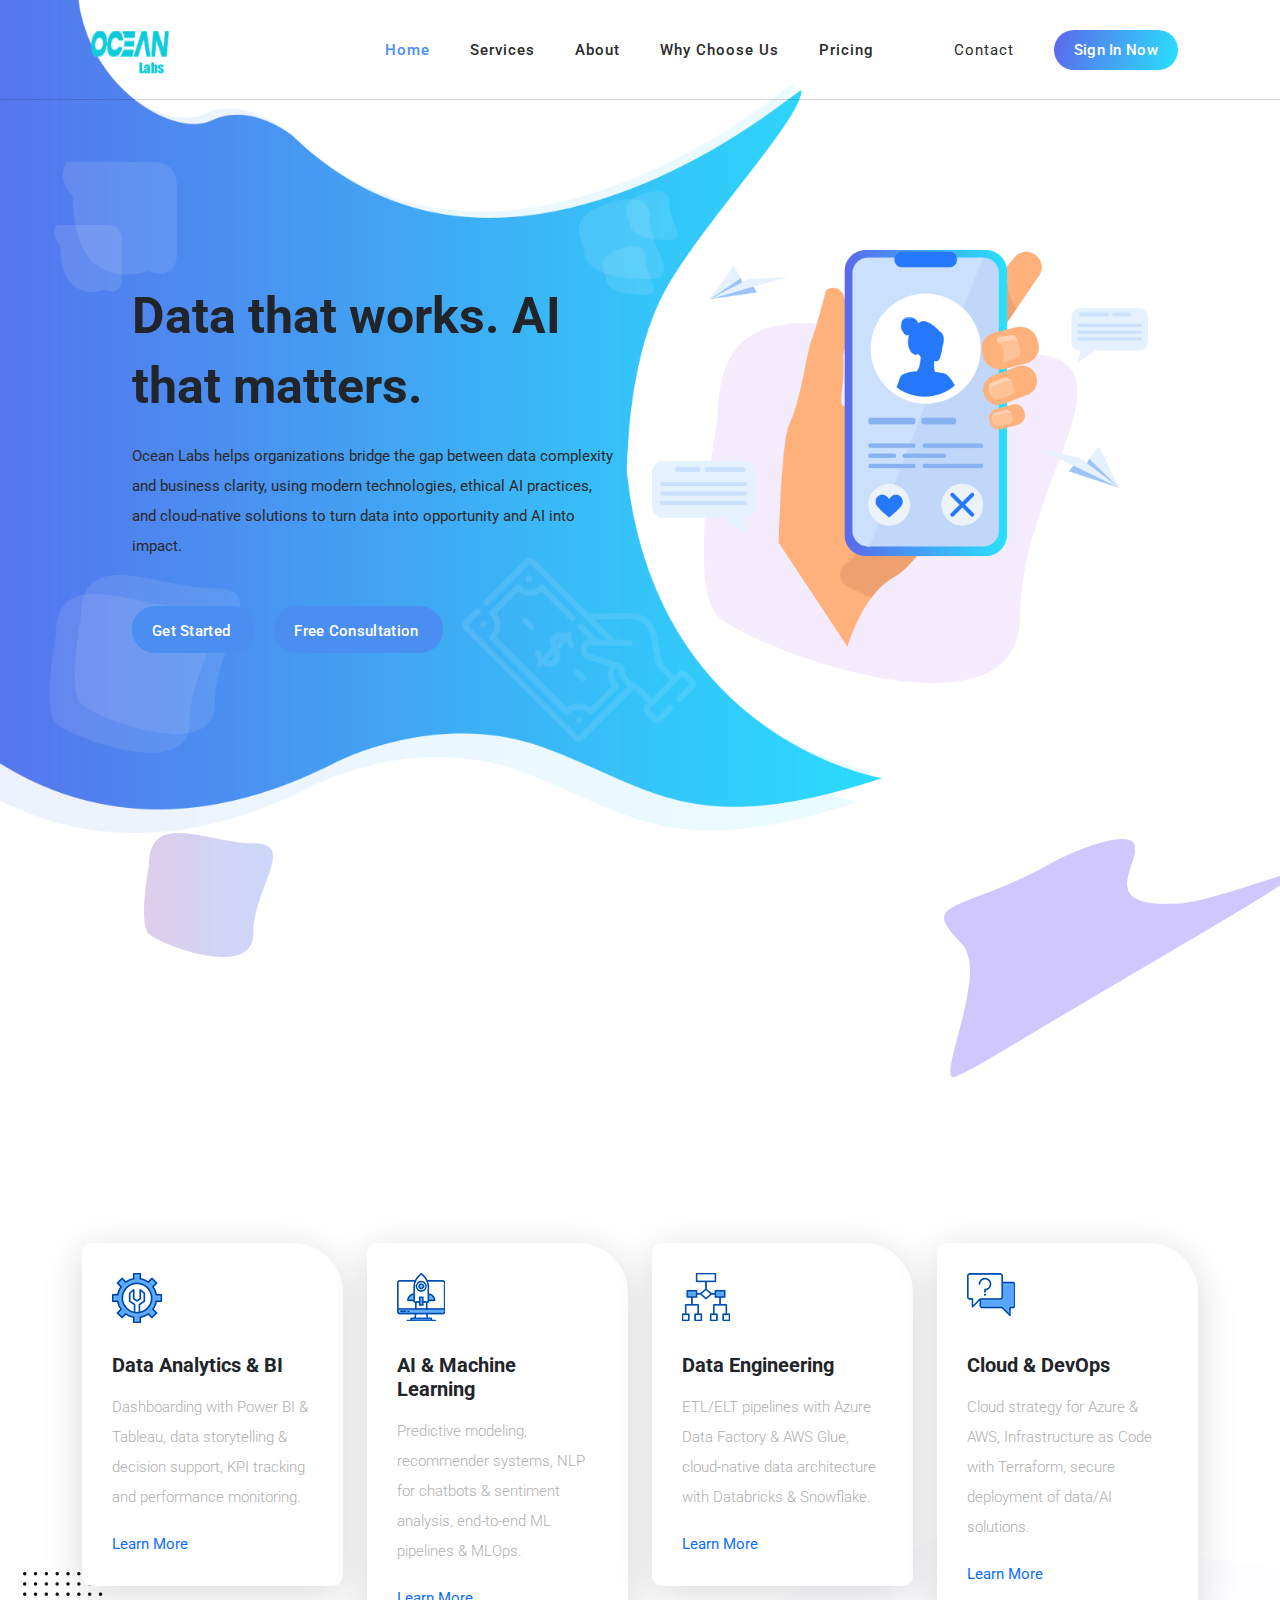
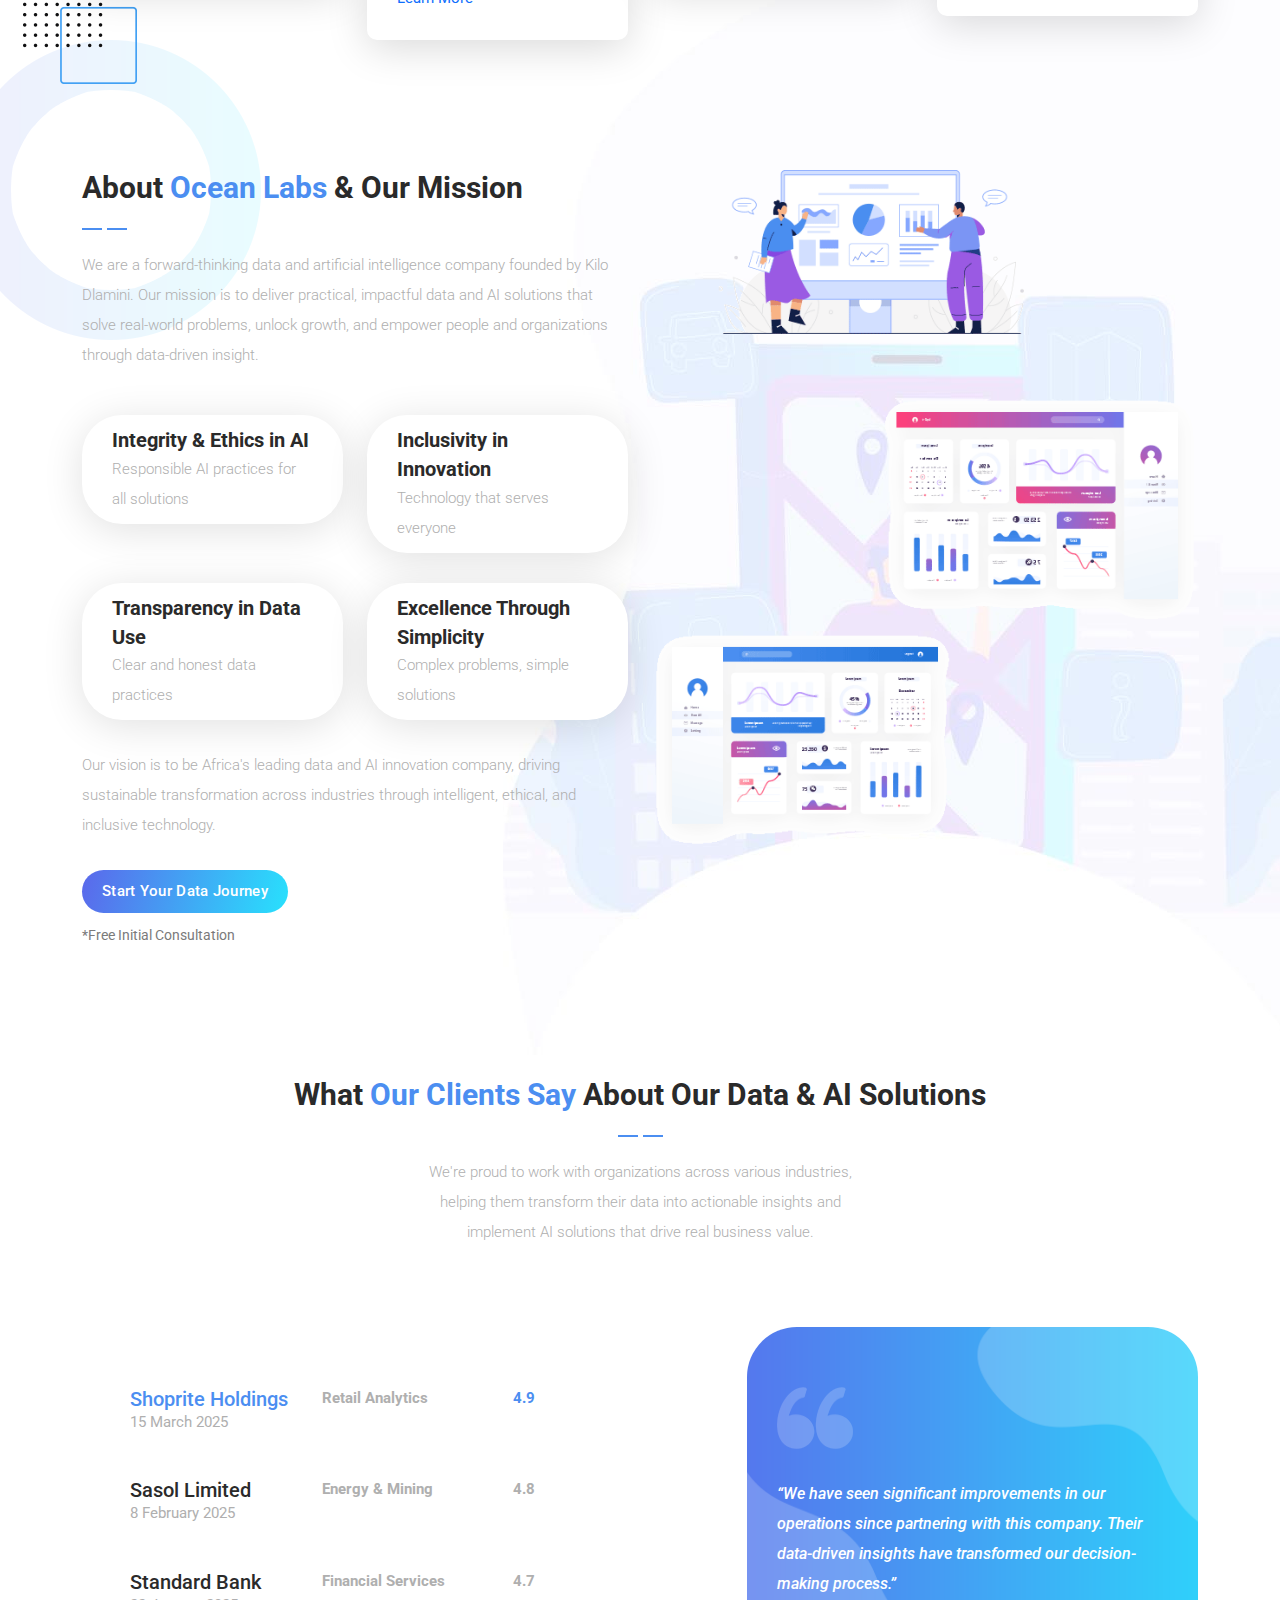
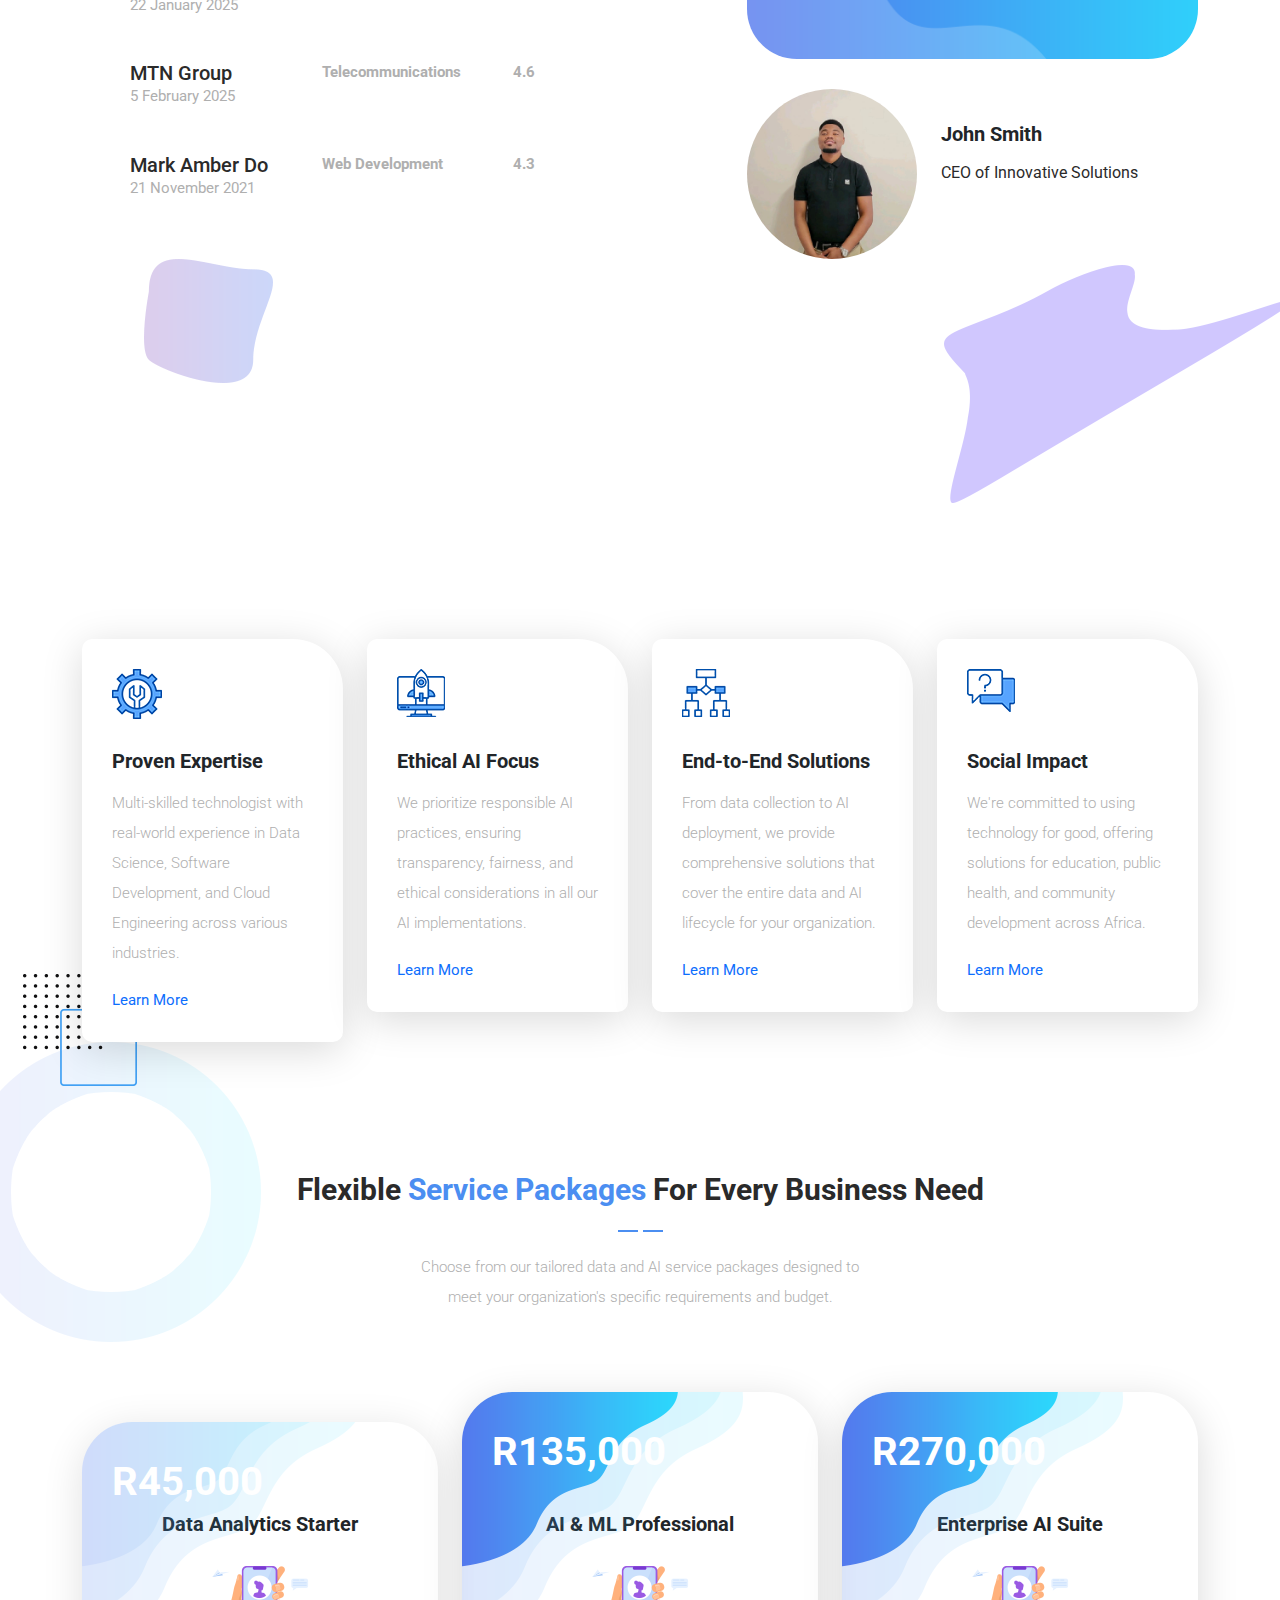
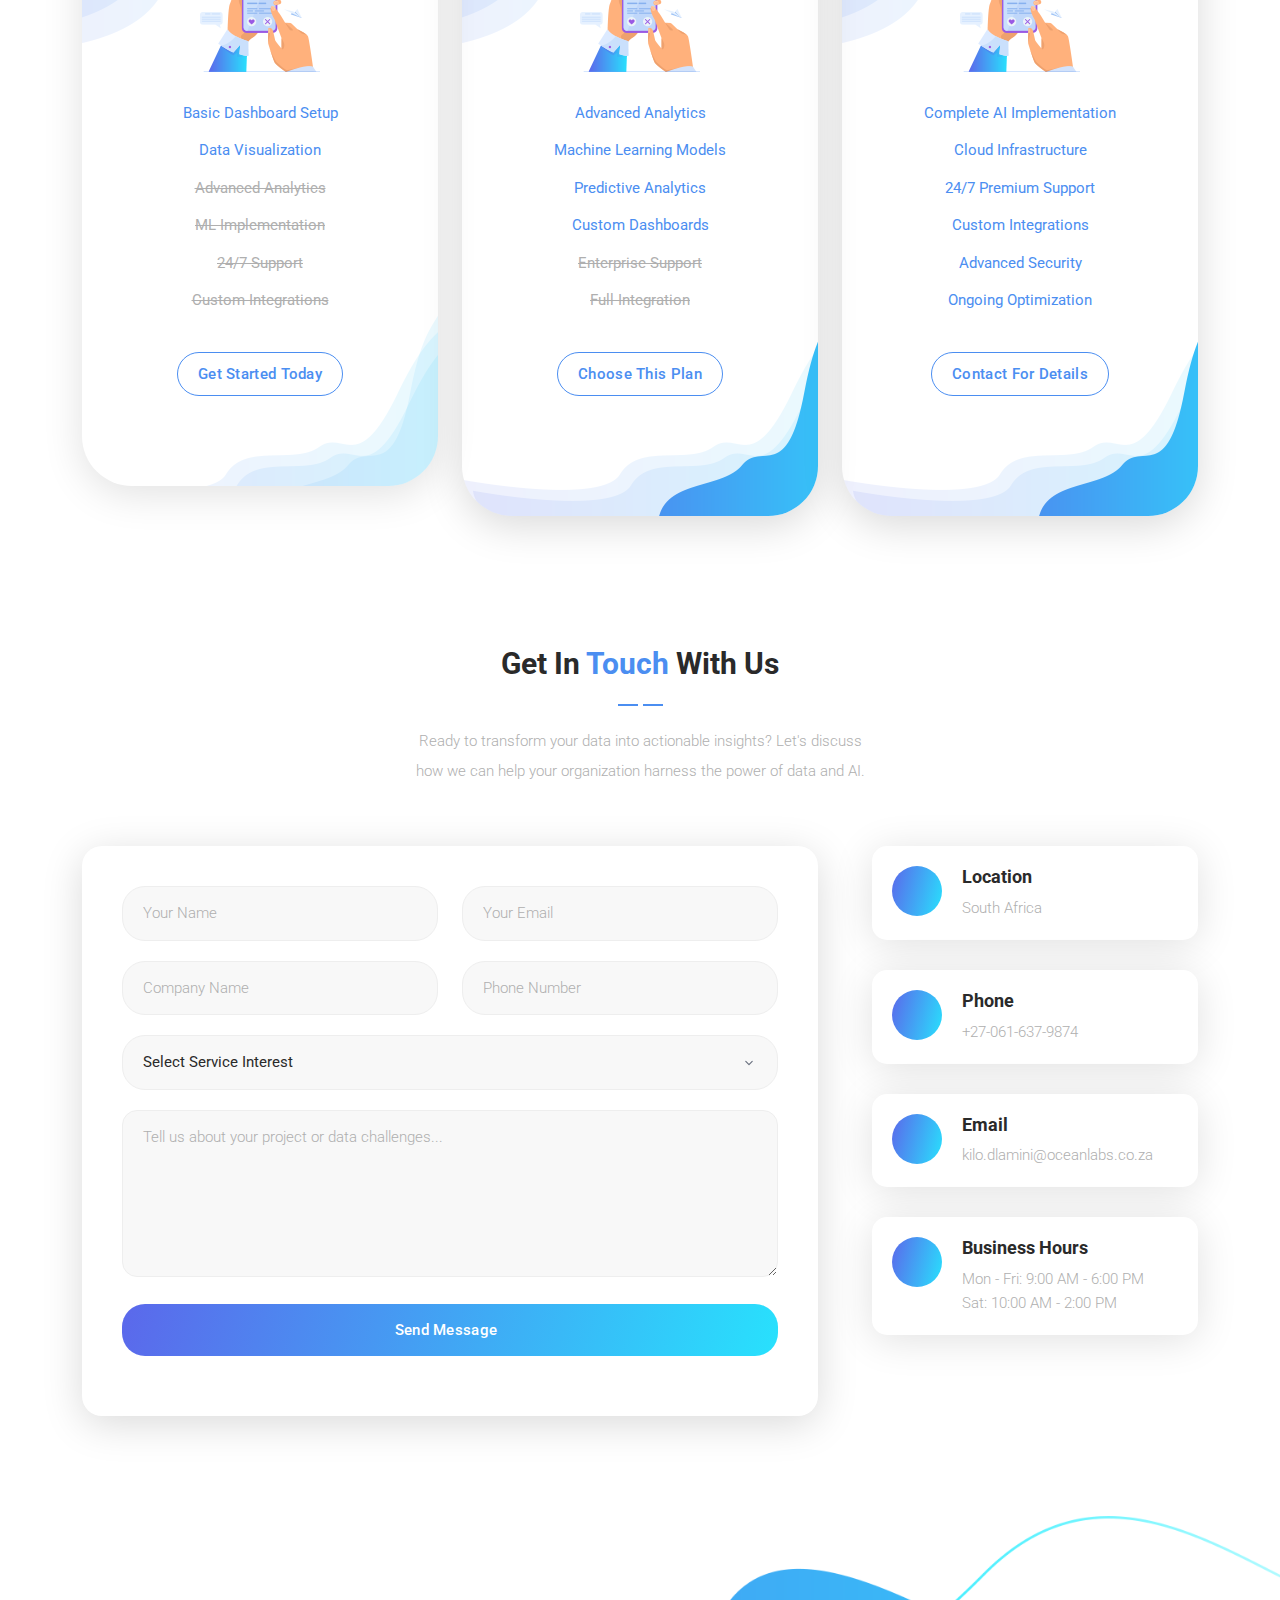
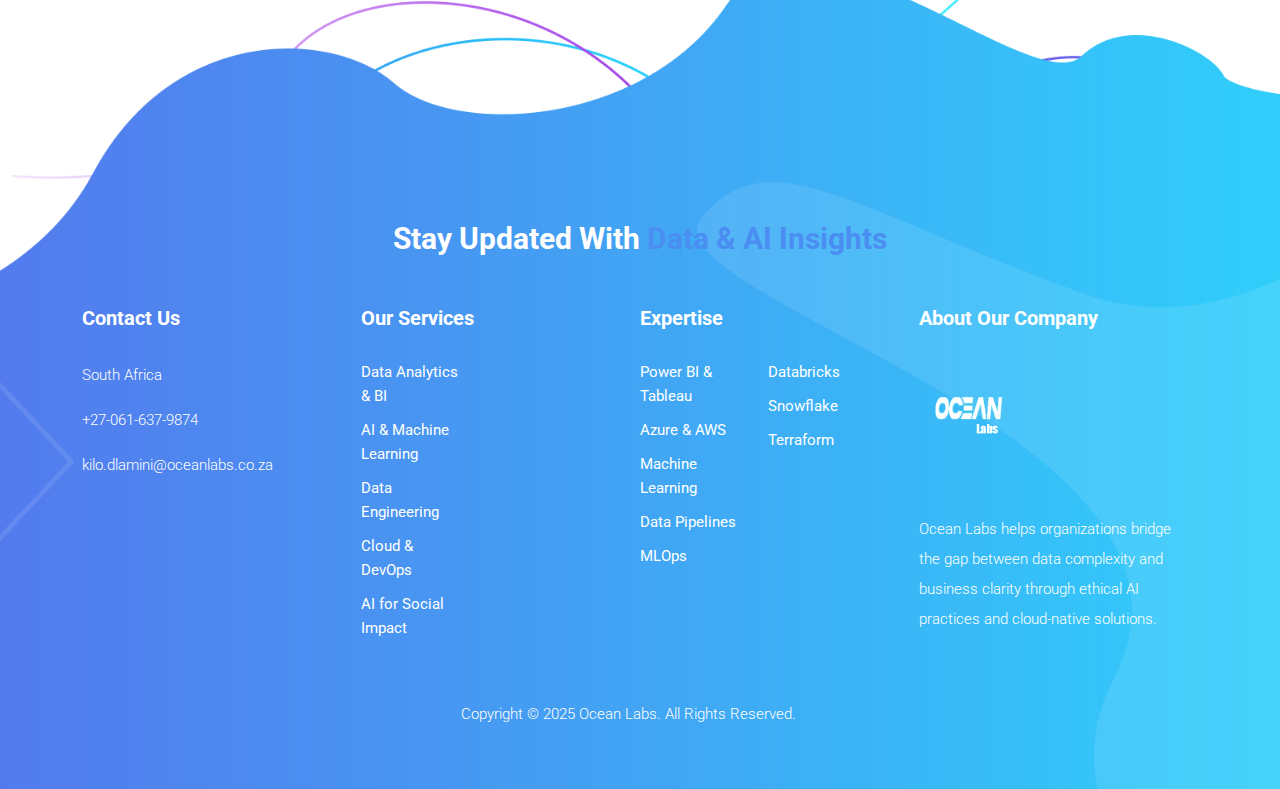
<file: index.html>
<!DOCTYPE html>
<html lang="en">

<head>

  <meta charset="UTF-8">
  <meta name="viewport" content="width=device-width, initial-scale=1, shrink-to-fit=no">
  <meta name="description" content="">
  <meta name="author" content="">
  <link rel="preconnect" href="https://fonts.googleapis.com">
  <link rel="preconnect" href="https://fonts.gstatic.com" crossorigin>
  <link href="https://fonts.googleapis.com/css2?family=Roboto:wght@100;300;400;500;700;900&display=swap"
    rel="stylesheet">

  <title>Ocean Labs - Data that works. AI that matters.</title>

  <!-- Bootstrap core CSS -->
  <link href="vendor/bootstrap/css/bootstrap.min.css" rel="stylesheet">


  <!-- Additional CSS Files -->
  <link rel="stylesheet" href="https://use.fontawesome.com/releases/v5.8.1/css/all.css"
    integrity="sha384-50oBUHEmvpQ+1lW4y57PTFmhCaXp0ML5d60M1M7uH2+nqUivzIebhndOJK28anvf" crossorigin="anonymous">
  <link rel="stylesheet" href="assets/css/templatemo-chain-app-dev.css">
  <link rel="stylesheet" href="assets/css/animated.css">
  <link rel="stylesheet" href="assets/css/owl.css">

</head>

<body>

  <!-- ***** Preloader Start ***** -->
  <div id="js-preloader" class="js-preloader">
    <div class="preloader-inner">
      <span class="dot"></span>
      <div class="dots">
        <span></span>
        <span></span>
        <span></span>
      </div>
    </div>
  </div>
  <!-- ***** Preloader End ***** -->

  <!-- ***** Header Area Start ***** -->
  <header class="header-area header-sticky wow slideInDown" data-wow-duration="0.75s" data-wow-delay="0s">
    <div class="container">
      <div class="row">
        <div class="col-12">
          <nav class="main-nav">
            <!-- ***** Logo Start ***** -->
            <a href="index.html" class="logo">
              <img src="assets/images/logo.png" alt="Ocean Labs">
            </a>
            <!-- ***** Logo End ***** -->
            <!-- ***** Menu Start ***** -->
            <ul class="nav">
              <li class="scroll-to-section"><a href="#top" class="active">Home</a></li>
              <li class="scroll-to-section"><a href="#services">Services</a></li>
              <li class="scroll-to-section"><a href="#about">About</a></li>
              <li class="scroll-to-section"><a href="#why-choose-us">Why Choose Us</a></li>
              <li class="scroll-to-section"><a href="#pricing">Pricing</a></li>
              <li class="scroll-to-section"><a href="#contact">Contact</a></li>
              <li>
                <div class="gradient-button"><a id="modal_trigger" href="#modal"><i class="fa fa-sign-in-alt"></i> Sign
                    In Now</a></div>
              </li>
            </ul>
            <a class='menu-trigger'>
              <span>Menu</span>
            </a>
            <!-- ***** Menu End ***** -->
          </nav>
        </div>
      </div>
    </div>
  </header>
  <!-- ***** Header Area End ***** -->

  <div id="modal" class="popupContainer" style="display:none;">
    <div class="popupHeader">
      <span class="header_title">Login</span>
      <span class="modal_close"><i class="fa fa-times"></i></span>
    </div>

    <section class="popupBody">
      <!-- Social Login -->
      <div class="social_login">
        <div class="">
          <a href="#" class="social_box fb">
            <span class="icon"><i class="fab fa-facebook"></i></span>
            <span class="icon_title">Connect with Facebook</span>

          </a>

          <a href="#" class="social_box google">
            <span class="icon"><i class="fab fa-google-plus"></i></span>
            <span class="icon_title">Connect with Google</span>
          </a>
        </div>

        <div class="centeredText">
          <span>Or use your Email address</span>
        </div>

        <div class="action_btns">
          <div class="one_half"><a href="#" id="login_form" class="btn">Login</a></div>
          <div class="one_half last"><a href="#" id="register_form" class="btn">Sign up</a></div>
        </div>
      </div>

      <!-- Username & Password Login form -->
      <div class="user_login">
        <form>
          <label>Email / Username</label>
          <input type="text" />
          <br />

          <label>Password</label>
          <input type="password" />
          <br />

          <div class="checkbox">
            <input id="remember" type="checkbox" />
            <label for="remember">Remember me on this computer</label>
          </div>

          <div class="action_btns">
            <div class="one_half"><a href="#" class="btn back_btn"><i class="fa fa-angle-double-left"></i> Back</a>
            </div>
            <div class="one_half last"><a href="#" class="btn btn_red">Login</a></div>
          </div>
        </form>

        <a href="#" class="forgot_password">Forgot password?</a>
      </div>

      <!-- Register Form -->
      <div class="user_register">
        <form>
          <label>Full Name</label>
          <input type="text" />
          <br />

          <label>Email Address</label>
          <input type="email" />
          <br />

          <label>Password</label>
          <input type="password" />
          <br />

          <div class="checkbox">
            <input id="send_updates" type="checkbox" />
            <label for="send_updates">Send me occasional email updates</label>
          </div>

          <div class="action_btns">
            <div class="one_half"><a href="#" class="btn back_btn"><i class="fa fa-angle-double-left"></i> Back</a>
            </div>
            <div class="one_half last"><a href="#" class="btn btn_red">Register</a></div>
          </div>
        </form>
      </div>
    </section>
  </div>

  <div class="main-banner wow fadeIn" id="top" data-wow-duration="1s" data-wow-delay="0.5s">
    <div class="container">
      <div class="row">
        <div class="col-lg-12">
          <div class="row">
            <div class="col-lg-6 align-self-center">
              <div class="left-content show-up header-text wow fadeInLeft" data-wow-duration="1s" data-wow-delay="1s">
                <div class="row">
                  <div class="col-lg-12">
                    <h2>Data that works. AI that matters.</h2>
                    <p>Ocean Labs helps organizations bridge the gap between data complexity and business clarity, using modern technologies, ethical AI practices, and cloud-native solutions to turn data into opportunity and AI into impact.</p>
                  </div>
                  <div class="col-lg-12">
                    <div class="white-button first-button scroll-to-section">
                      <a href="#contact">Get Started <i class="fas fa-chart-line"></i></a>
                    </div>
                    <div class="white-button scroll-to-section">
                      <a href="#contact">Free Consultation <i class="fas fa-brain"></i></a>
                    </div>
                  </div>
                </div>
              </div>
            </div>
            <div class="col-lg-6">
              <div class="right-image wow fadeInRight" data-wow-duration="1s" data-wow-delay="0.5s">
                <img src="assets/images/slider-dec.png" alt="">
              </div>
            </div>
          </div>
        </div>
      </div>
    </div>
  </div>

  <div id="services" class="services section">
    <div class="container">
      <div class="row">
        <div class="col-lg-8 offset-lg-2">
          <div class="section-heading  wow fadeInDown" data-wow-duration="1s" data-wow-delay="0.5s">
            <h4>Our <em>Services &amp; Expertise</em> for Your Success</h4>
            <img src="assets/images/heading-line-dec.png" alt="">
            <p>We deliver practical, impactful data and AI solutions that solve real-world problems, unlock growth, and empower people and organizations through data-driven insight. Our expertise spans across multiple domains to serve your unique needs.</p>
          </div>
        </div>
      </div>
    </div>
    <div class="container">
      <div class="row">
        <div class="col-lg-3">
          <div class="service-item first-service">
            <div class="icon"></div>
            <h4>Data Analytics & BI</h4>
            <p>Dashboarding with Power BI & Tableau, data storytelling & decision support, KPI tracking and performance monitoring.</p>
            <div class="text-button">
              <a href="#">Learn More <i class="fa fa-arrow-right"></i></a>
            </div>
          </div>
        </div>
        <div class="col-lg-3">
          <div class="service-item second-service">
            <div class="icon"></div>
            <h4>AI & Machine Learning</h4>
            <p>Predictive modeling, recommender systems, NLP for chatbots & sentiment analysis, end-to-end ML pipelines & MLOps.</p>
            <div class="text-button">
              <a href="#">Learn More <i class="fa fa-arrow-right"></i></a>
            </div>
          </div>
        </div>
        <div class="col-lg-3">
          <div class="service-item third-service">
            <div class="icon"></div>
            <h4>Data Engineering</h4>
            <p>ETL/ELT pipelines with Azure Data Factory & AWS Glue, cloud-native data architecture with Databricks & Snowflake.</p>
            <div class="text-button">
              <a href="#">Learn More <i class="fa fa-arrow-right"></i></a>
            </div>
          </div>
        </div>
        <div class="col-lg-3">
          <div class="service-item fourth-service">
            <div class="icon"></div>
            <h4>Cloud & DevOps</h4>
            <p>Cloud strategy for Azure & AWS, Infrastructure as Code with Terraform, secure deployment of data/AI solutions.</p>
            <div class="text-button">
              <a href="#">Learn More <i class="fa fa-arrow-right"></i></a>
            </div>
          </div>
        </div>
      </div>
    </div>
  </div>

  <div id="about" class="about-us section">
    <div class="container">
      <div class="row">
        <div class="col-lg-6 align-self-center">
          <div class="section-heading">
            <h4>About <em>Ocean Labs</em> &amp; Our Mission</h4>
            <img src="assets/images/heading-line-dec.png" alt="">
            <p>We are a forward-thinking data and artificial intelligence company founded by Kilo Dlamini. Our mission is to deliver practical, impactful data and AI solutions that solve real-world problems, unlock growth, and empower people and organizations through data-driven insight.</p>
          </div>
          <div class="row">
            <div class="col-lg-6">
              <div class="box-item">
                <h4><a href="#">Integrity & Ethics in AI</a></h4>
                <p>Responsible AI practices for all solutions</p>
              </div>
            </div>
            <div class="col-lg-6">
              <div class="box-item">
                <h4><a href="#">Inclusivity in Innovation</a></h4>
                <p>Technology that serves everyone</p>
              </div>
            </div>
            <div class="col-lg-6">
              <div class="box-item">
                <h4><a href="#">Transparency in Data Use</a></h4>
                <p>Clear and honest data practices</p>
              </div>
            </div>
            <div class="col-lg-6">
              <div class="box-item">
                <h4><a href="#">Excellence Through Simplicity</a></h4>
                <p>Complex problems, simple solutions</p>
              </div>
            </div>
            <div class="col-lg-12">
              <p>Our vision is to be Africa's leading data and AI innovation company, driving sustainable transformation across industries through intelligent, ethical, and inclusive technology.</p>
              <div class="gradient-button">
                <a href="#">Start Your Data Journey</a>
              </div>
              <span>*Free Initial Consultation</span>
            </div>
          </div>
        </div>
        <div class="col-lg-6">
          <div class="right-image">
            <img src="assets/images/about-right-dec.png" alt="">
          </div>
        </div>
      </div>
    </div>
  </div>

  <div id="clients" class="the-clients">
    <div class="container">
      <div class="row">
        <div class="col-lg-8 offset-lg-2">
          <div class="section-heading">
            <h4>What <em>Our Clients Say</em> About Our Data & AI Solutions</h4>
            <img src="assets/images/heading-line-dec.png" alt="">
            <p>We're proud to work with organizations across various industries, helping them transform their data into actionable insights and implement AI solutions that drive real business value.</p>
          </div>
        </div>
        <div class="col-lg-12">
          <div class="naccs">
            <div class="grid">
              <div class="row">
                <div class="col-lg-7 align-self-center">
                  <div class="menu">
                    <div class="first-thumb active">
                      <div class="thumb">
                        <div class="row">
                          <div class="col-lg-4 col-sm-4 col-12">
                            <h4>Shoprite Holdings</h4>
                            <span class="date">15 March 2025</span>
                          </div>
                          <div class="col-lg-4 col-sm-4 d-none d-sm-block">
                            <span class="category">Retail Analytics</span>
                          </div>
                          <div class="col-lg-4 col-sm-4 col-12">
                            <i class="fa fa-star"></i>
                            <i class="fa fa-star"></i>
                            <i class="fa fa-star"></i>
                            <i class="fa fa-star"></i>
                            <i class="fa fa-star"></i>
                            <span class="rating">4.9</span>
                          </div>
                        </div>
                      </div>
                    </div>
                    <div>
                      <div class="thumb">
                        <div class="row">
                          <div class="col-lg-4 col-sm-4 col-12">
                            <h4>Sasol Limited</h4>
                            <span class="date">8 February 2025</span>
                          </div>
                          <div class="col-lg-4 col-sm-4 d-none d-sm-block">
                            <span class="category">Energy & Mining</span>
                          </div>
                          <div class="col-lg-4 col-sm-4 col-12">
                            <i class="fa fa-star"></i>
                            <i class="fa fa-star"></i>
                            <i class="fa fa-star"></i>
                            <i class="fa fa-star"></i>
                            <i class="fa fa-star"></i>
                            <span class="rating">4.8</span>
                          </div>
                        </div>
                      </div>
                    </div>
                    <div>
                      <div class="thumb">
                        <div class="row">
                          <div class="col-lg-4 col-sm-4 col-12">
                            <h4>Standard Bank</h4>
                            <span class="date">22 January 2025</span>
                          </div>
                          <div class="col-lg-4 col-sm-4 d-none d-sm-block">
                            <span class="category">Financial Services</span>
                          </div>
                          <div class="col-lg-4 col-sm-4 col-12">
                            <i class="fa fa-star"></i>
                            <i class="fa fa-star"></i>
                            <i class="fa fa-star"></i>
                            <i class="fa fa-star"></i>
                            <i class="fa fa-star"></i>
                            <span class="rating">4.7</span>
                          </div>
                        </div>
                      </div>
                    </div>
                    <div>
                      <div class="thumb">
                        <div class="row">
                          <div class="col-lg-4 col-sm-4 col-12">
                            <h4>MTN Group</h4>
                            <span class="date">5 February 2025</span>
                          </div>
                          <div class="col-lg-4 col-sm-4 d-none d-sm-block">
                            <span class="category">Telecommunications</span>
                          </div>
                          <div class="col-lg-4 col-sm-4 col-12">
                            <i class="fa fa-star"></i>
                            <i class="fa fa-star"></i>
                            <i class="fa fa-star"></i>
                            <i class="fa fa-star"></i>
                            <i class="fa fa-star"></i>
                            <span class="rating">4.6</span>
                          </div>
                        </div>
                      </div>
                    </div>
                    <div class="last-thumb">
                      <div class="thumb">
                        <div class="row">
                          <div class="col-lg-4 col-sm-4 col-12">
                            <h4>Mark Amber Do</h4>
                            <span class="date">21 November 2021</span>
                          </div>
                          <div class="col-lg-4 col-sm-4 d-none d-sm-block">
                            <span class="category">Web Development</span>
                          </div>
                          <div class="col-lg-4 col-sm-4 col-12">
                            <i class="fa fa-star"></i>
                            <i class="fa fa-star"></i>
                            <i class="fa fa-star"></i>
                            <i class="fa fa-star"></i>
                            <i class="fa fa-star"></i>
                            <span class="rating">4.3</span>
                          </div>
                        </div>
                      </div>
                    </div>
                  </div>
                </div>
                <div class="col-lg-5">
                  <ul class="nacc">
                    <li class="active">
                      <div>
                        <div class="thumb">
                          <div class="row">
                            <div class="col-lg-12">
                              <div class="client-content">
                                <img src="assets/images/quote.png" alt="">
                                <p>“We have seen significant improvements in our operations since partnering with this company. Their data-driven insights have transformed our decision-making process.”</p>
                              </div>
                              <div class="down-content">
                                <img src="assets/images/client-image.jpg" alt="">
                                <div class="right-content">
                                  <h4>John Smith</h4>
                                  <span>CEO of Innovative Solutions</span>
                                </div>
                              </div>
                            </div>
                          </div>
                        </div>
                      </div>
                    </li>
                    <li>
                      <div>
                        <div class="thumb">
                          <div class="row">
                            <div class="col-lg-12">
                              <div class="client-content">
                                <img src="assets/images/quote.png" alt="">
                                <p>“The solutions provided have been invaluable to our growth. We highly recommend their services to anyone looking to leverage AI in their business.”</p>
                              </div>
                              <div class="down-content">
                                <img src="assets/images/client-image.jpg" alt="">
                                <div class="right-content">
                                  <h4>Emily Johnson</h4>
                                  <span>CTO of Tech Innovations</span>
                                </div>
                              </div>
                            </div>
                          </div>
                        </div>
                      </div>
                    </li>
                    <li>
                      <div>
                        <div class="thumb">
                          <div class="row">
                            <div class="col-lg-12">
                              <div class="client-content">
                                <img src="assets/images/quote.png" alt="">
                                <p>“Working with this team has been a game-changer for us. Their expertise in data science has helped us achieve our goals faster than we thought possible.”</p>
                              </div>
                              <div class="down-content">
                                <img src="assets/images/client-image.jpg" alt="">
                                <div class="right-content">
                                  <h4>Sarah Lee</h4>
                                  <span>Founder of Data Solutions Co.</span>
                                </div>
                              </div>
                            </div>
                          </div>
                        </div>
                      </div>
                    </li>
                    <li>
                      <div>
                        <div class="thumb">
                          <div class="row">
                            <div class="col-lg-12">
                              <div class="client-content">
                                <img src="assets/images/quote.png" alt="">
                                <p>“Their commitment to ethical AI practices has given us confidence in our partnership. We appreciate their transparency and dedication.”</p>
                              </div>
                              <div class="down-content">
                                <img src="assets/images/client-image.jpg" alt="">
                                <div class="right-content">
                                  <h4>Michael Brown</h4>
                                  <span>Manager, Ethical Tech Co.</span>
                                </div>
                              </div>
                            </div>
                          </div>
                        </div>
                      </div>
                    </li>
                    <li>
                      <div>
                        <div class="thumb">
                          <div class="row">
                            <div class="col-lg-12">
                              <div class="client-content">
                                <img src="assets/images/quote.png" alt="">
                                <p>“The innovative solutions provided by this company have significantly improved our operational efficiency and customer satisfaction.”</p>
                              </div>
                              <div class="down-content">
                                <img src="assets/images/client-image.jpg" alt="">
                                <div class="right-content">
                                  <h4>Lisa White</h4>
                                  <span>CTO, Future Tech Co.</span>
                                </div>
                              </div>
                            </div>
                          </div>
                        </div>
                      </div>
                    </li>
                  </ul>
                </div>
              </div>
            </div>
          </div>
        </div>
      </div>
    </div>
  </div>

  <div id="why-choose-us" class="services section">
    <div class="container">
      <div class="row">
        <div class="col-lg-8 offset-lg-2">
          <div class="section-heading wow fadeInDown" data-wow-duration="1s" data-wow-delay="0.5s">
            <h4>Why <em>Choose Us</em> for Your Data & AI Journey</h4>
            <img src="assets/images/heading-line-dec.png" alt="">
            <p>We combine technical expertise with ethical practices to deliver solutions that not only work but also make a meaningful impact on your business and community.</p>
          </div>
        </div>
      </div>
    </div>
    <div class="container"also change the names of the mangers, ceos, etc who are reviewing and also replace the Lorem text with a dummy review>
      <div class="row">
        <div class="col-lg-3">
          <div class="service-item first-service">
            <div class="icon"></div>
            <h4>Proven Expertise</h4>
            <p>Multi-skilled technologist with real-world experience in Data Science, Software Development, and Cloud Engineering across various industries.</p>
            <div class="text-button">
              <a href="#">Learn More <i class="fa fa-arrow-right"></i></a>
            </div>
          </div>
        </div>
        <div class="col-lg-3">
          <div class="service-item second-service">
            <div class="icon"></div>
            <h4>Ethical AI Focus</h4>
            <p>We prioritize responsible AI practices, ensuring transparency, fairness, and ethical considerations in all our AI implementations.</p>
            <div class="text-button">
              <a href="#">Learn More <i class="fa fa-arrow-right"></i></a>
            </div>
          </div>
        </div>
        <div class="col-lg-3">
          <div class="service-item third-service">
            <div class="icon"></div>
            <h4>End-to-End Solutions</h4>
            <p>From data collection to AI deployment, we provide comprehensive solutions that cover the entire data and AI lifecycle for your organization.</p>
            <div class="text-button">
              <a href="#">Learn More <i class="fa fa-arrow-right"></i></a>
            </div>
          </div>
        </div>
        <div class="col-lg-3">
          <div class="service-item fourth-service">
            <div class="icon"></div>
            <h4>Social Impact</h4>
            <p>We're committed to using technology for good, offering solutions for education, public health, and community development across Africa.</p>
            <div class="text-button">
              <a href="#">Learn More <i class="fa fa-arrow-right"></i></a>
            </div>
          </div>
        </div>
      </div>
    </div>
  </div>

  <div id="pricing" class="pricing-tables">
    <div class="container">
      <div class="row">
        <div class="col-lg-8 offset-lg-2">
          <div class="section-heading">
            <h4>Flexible <em>Service Packages</em> for Every Business Need</h4>
            <img src="assets/images/heading-line-dec.png" alt="">
            <p>Choose from our tailored data and AI service packages designed to meet your organization's specific requirements and budget.</p>
          </div>
        </div>
        <div class="col-lg-4">
          <div class="pricing-item-regular">
            <span class="price">R45,000</span>
            <h4>Data Analytics Starter</h4>
            <div class="icon">
              <img src="assets/images/pricing-table-01.png" alt="">
            </div>
            <ul>
              <li>Basic Dashboard Setup</li>
              <li>Data Visualization</li>
              <li class="non-function">Advanced Analytics</li>
              <li class="non-function">ML Implementation</li>
              <li class="non-function">24/7 Support</li>
              <li class="non-function">Custom Integrations</li>
            </ul>
            <div class="border-button">
              <a href="#">Get Started Today</a>
            </div>
          </div>
        </div>
        <div class="col-lg-4">
          <div class="pricing-item-pro">
            <span class="price">R135,000</span>
            <h4>AI & ML Professional</h4>
            <div class="icon">
              <img src="assets/images/pricing-table-01.png" alt="">
            </div>
            <ul>
              <li>Advanced Analytics</li>
              <li>Machine Learning Models</li>
              <li>Predictive Analytics</li>
              <li>Custom Dashboards</li>
              <li class="non-function">Enterprise Support</li>
              <li class="non-function">Full Integration</li>
            </ul>
            <div class="border-button">
              <a href="#">Choose This Plan</a>
            </div>
          </div>
        </div>
        <div class="col-lg-4">
          <div class="pricing-item-pro">
            <span class="price">R270,000</span>
            <h4>Enterprise AI Suite</h4>
            <div class="icon">
              <img src="assets/images/pricing-table-01.png" alt="">
            </div>
            <ul>
              <li>Complete AI Implementation</li>
              <li>Cloud Infrastructure</li>
              <li>24/7 Premium Support</li>
              <li>Custom Integrations</li>
              <li>Advanced Security</li>
              <li>Ongoing Optimization</li>
            </ul>
            <div class="border-button">
              <a href="#">Contact for Details</a>
            </div>
          </div>
        </div>
      </div>
    </div>
  </div>

  <section id="contact" class="contact-section">
    <div class="container">
      <div class="row">
        <div class="col-lg-8 offset-lg-2">
          <div class="section-heading">
            <h4>Get In <em>Touch</em> With Us</h4>
            <img src="assets/images/heading-line-dec.png" alt="">
            <p>Ready to transform your data into actionable insights? Let's discuss how we can help your organization harness the power of data and AI.</p>
          </div>
        </div>
      </div>
      <div class="row">
        <div class="col-lg-8">
          <form id="contact-form" action="#" method="POST">
            <div class="row">
              <div class="col-lg-6">
                <fieldset>
                  <input type="text" name="name" placeholder="Your Name" required>
                </fieldset>
              </div>
              <div class="col-lg-6">
                <fieldset>
                  <input type="email" name="email" placeholder="Your Email" required>
                </fieldset>
              </div>
              <div class="col-lg-6">
                <fieldset>
                  <input type="text" name="company" placeholder="Company Name">
                </fieldset>
              </div>
              <div class="col-lg-6">
                <fieldset>
                  <input type="tel" name="phone" placeholder="Phone Number">
                </fieldset>
              </div>
              <div class="col-lg-12">
                <fieldset>
                  <select name="service" required>
                    <option value="">Select Service Interest</option>
                    <option value="data-analytics">Data Analytics & BI</option>
                    <option value="ai-ml">AI & Machine Learning</option>
                    <option value="data-engineering">Data Engineering</option>
                    <option value="cloud-devops">Cloud & DevOps</option>
                    <option value="ai-social-impact">AI for Social Impact</option>
                    <option value="consultation">General Consultation</option>
                  </select>
                </fieldset>
              </div>
              <div class="col-lg-12">
                <fieldset>
                  <textarea name="message" rows="6" placeholder="Tell us about your project or data challenges..." required></textarea>
                </fieldset>
              </div>
              <div class="col-lg-12">
                <fieldset>
                  <button type="submit" class="main-button">Send Message <i class="fa fa-paper-plane"></i></button>
                </fieldset>
              </div>
            </div>
          </form>
        </div>
        <div class="col-lg-4">
          <div class="contact-info">
            <div class="contact-item">
              <div class="icon">
                <i class="fa fa-map-marker-alt"></i>
              </div>
              <div class="content">
                <h4>Location</h4>
                <p>South Africa</p>
              </div>
            </div>
            <div class="contact-item">
              <div class="icon">
                <i class="fa fa-phone"></i>
              </div>
              <div class="content">
                <h4>Phone</h4>
                <p><a href="tel:+270616379874">+27-061-637-9874</a></p>
              </div>
            </div>
            <div class="contact-item">
              <div class="icon">
                <i class="fa fa-envelope"></i>
              </div>
              <div class="content">
                <h4>Email</h4>
                <p><a href="mailto:kilo.dlamini@oceanlabs.co.za">kilo.dlamini@oceanlabs.co.za</a></p>
              </div>
            </div>
            <div class="contact-item">
              <div class="icon">
                <i class="fa fa-clock"></i>
              </div>
              <div class="content">
                <h4>Business Hours</h4>
                <p>Mon - Fri: 9:00 AM - 6:00 PM<br>
                   Sat: 10:00 AM - 2:00 PM</p>
              </div>
            </div>
          </div>
        </div>
      </div>
    </div>
  </section>

  <footer id="newsletter">
    <div class="container">
      <div class="row">
        <div class="col-lg-8 offset-lg-2">
          <div class="section-heading">
            <h4>Stay Updated with <em>Data & AI Insights</em></h4>
          </div>
        </div>
        
      <div class="row">
        <div class="col-lg-3">
          <div class="footer-widget">
            <h4>Contact Us</h4>
            <p>South Africa</p>
            <p><a href="#">+27-061-637-9874</a></p>
            <p><a href="#">kilo.dlamini@oceanlabs.co.za</a></p>
          </div>
        </div>
        <div class="col-lg-3">
          <div class="footer-widget">
            <h4>Our Services</h4>
            <ul>
              <li><a href="#">Data Analytics & BI</a></li>
              <li><a href="#">AI & Machine Learning</a></li>
              <li><a href="#">Data Engineering</a></li>
              <li><a href="#">Cloud & DevOps</a></li>
              <li><a href="#">AI for Social Impact</a></li>
            </ul>
          </div>
        </div>
        <div class="col-lg-3">
          <div class="footer-widget">
            <h4>Expertise</h4>
            <ul>
              <li><a href="#">Power BI & Tableau</a></li>
              <li><a href="#">Azure & AWS</a></li>
              <li><a href="#">Machine Learning</a></li>
              <li><a href="#">Data Pipelines</a></li>
              <li><a href="#">MLOps</a></li>
            </ul>
            <ul>
              <li><a href="#">Databricks</a></li>
              <li><a href="#">Snowflake</a></li>
              <li><a href="#">Terraform</a></li>
            </ul>
          </div>
        </div>
        <div class="col-lg-3">
          <div class="footer-widget">
            <h4>About Our Company</h4>
            <div class="logo">
              <img src="assets/images/white-logo.png" alt="">
            </div>
            <p>Ocean Labs helps organizations bridge the gap between data complexity and business clarity through ethical AI practices and cloud-native solutions.</p>
          </div>
          
        </div>
        <div class="col-lg-12">
          <div class="copyright-text">
            <p>Copyright © 2025 Ocean Labs. All Rights Reserved.
             
            </p>
          </div>
        </div>
      </div>
    </div>
  </footer>


  <!-- Scripts -->
  <script src="vendor/jquery/jquery.min.js"></script>
  <script src="vendor/bootstrap/js/bootstrap.bundle.min.js"></script>
  <script src="assets/js/owl-carousel.js"></script>
  <script src="assets/js/animation.js"></script>
  <script src="assets/js/imagesloaded.js"></script>
  <script src="assets/js/popup.js"></script>
  <script src="assets/js/custom.js"></script>
</body>

</html>
</file>
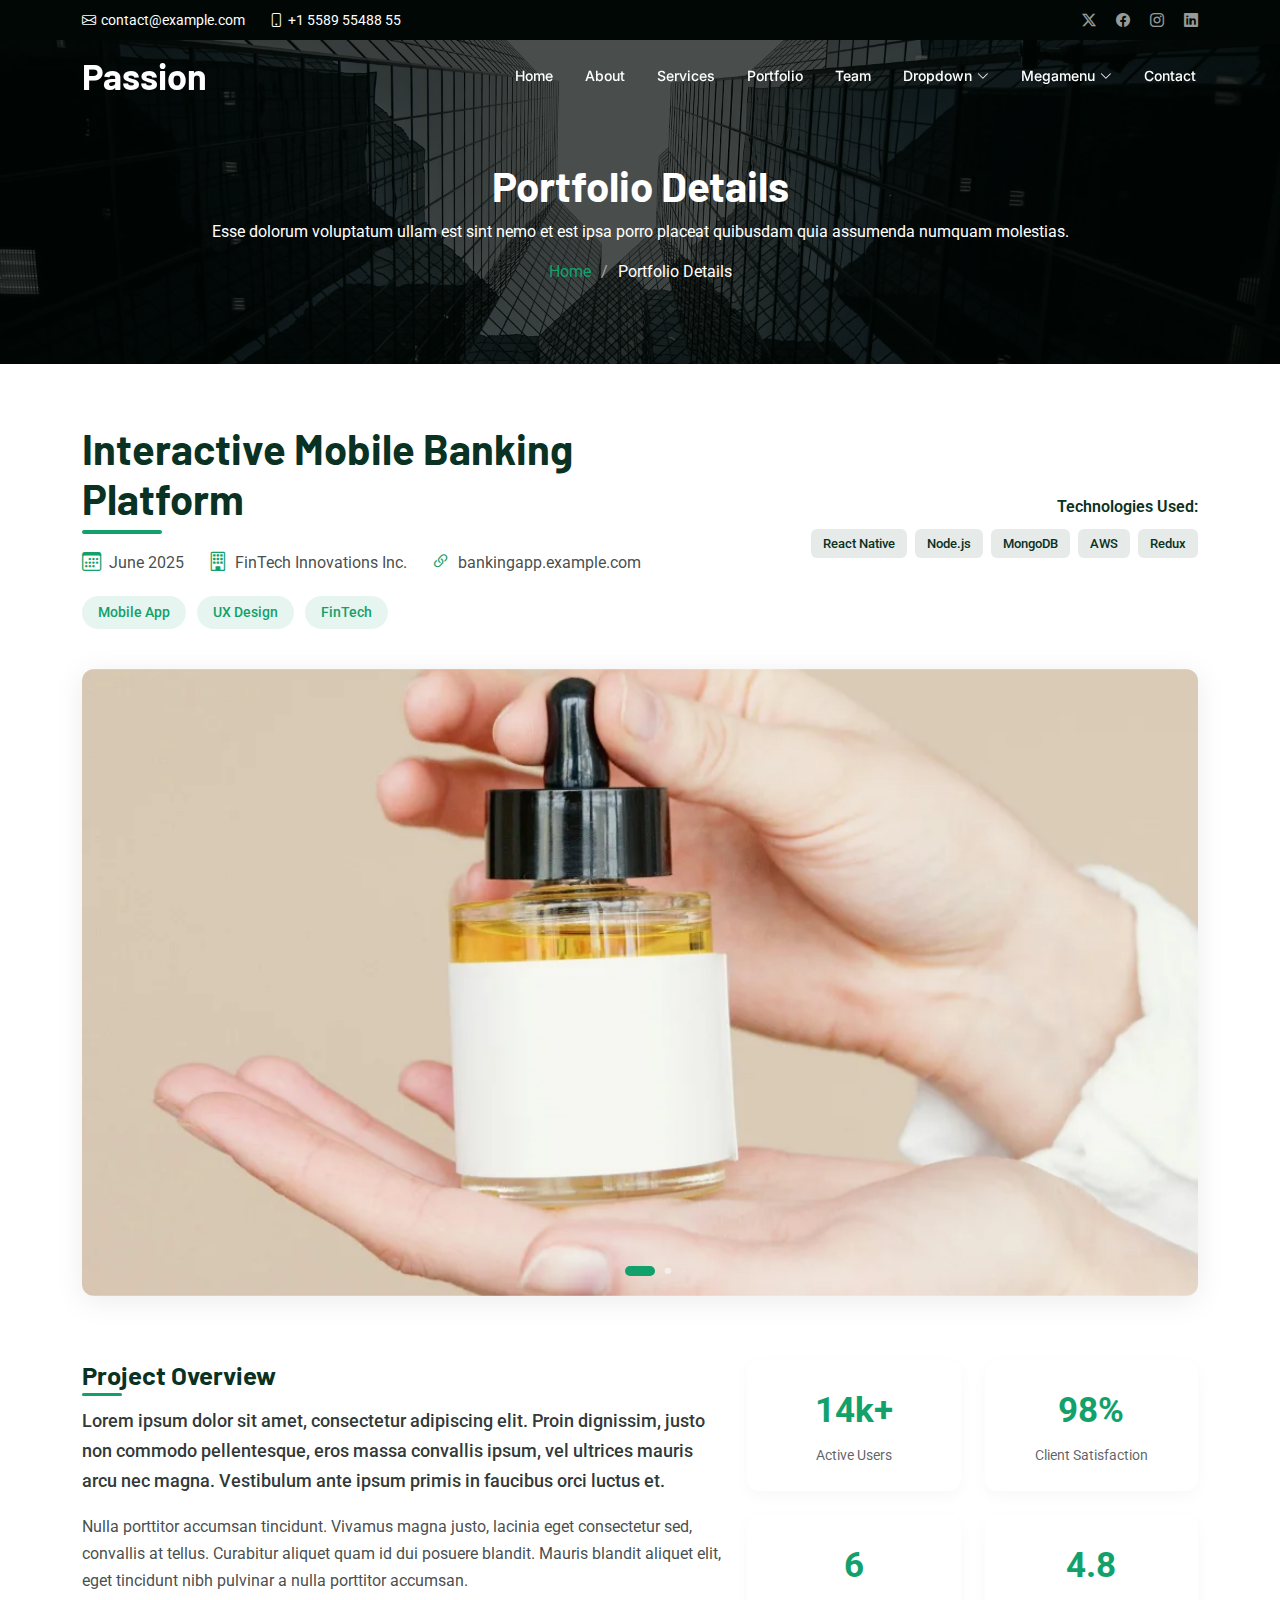
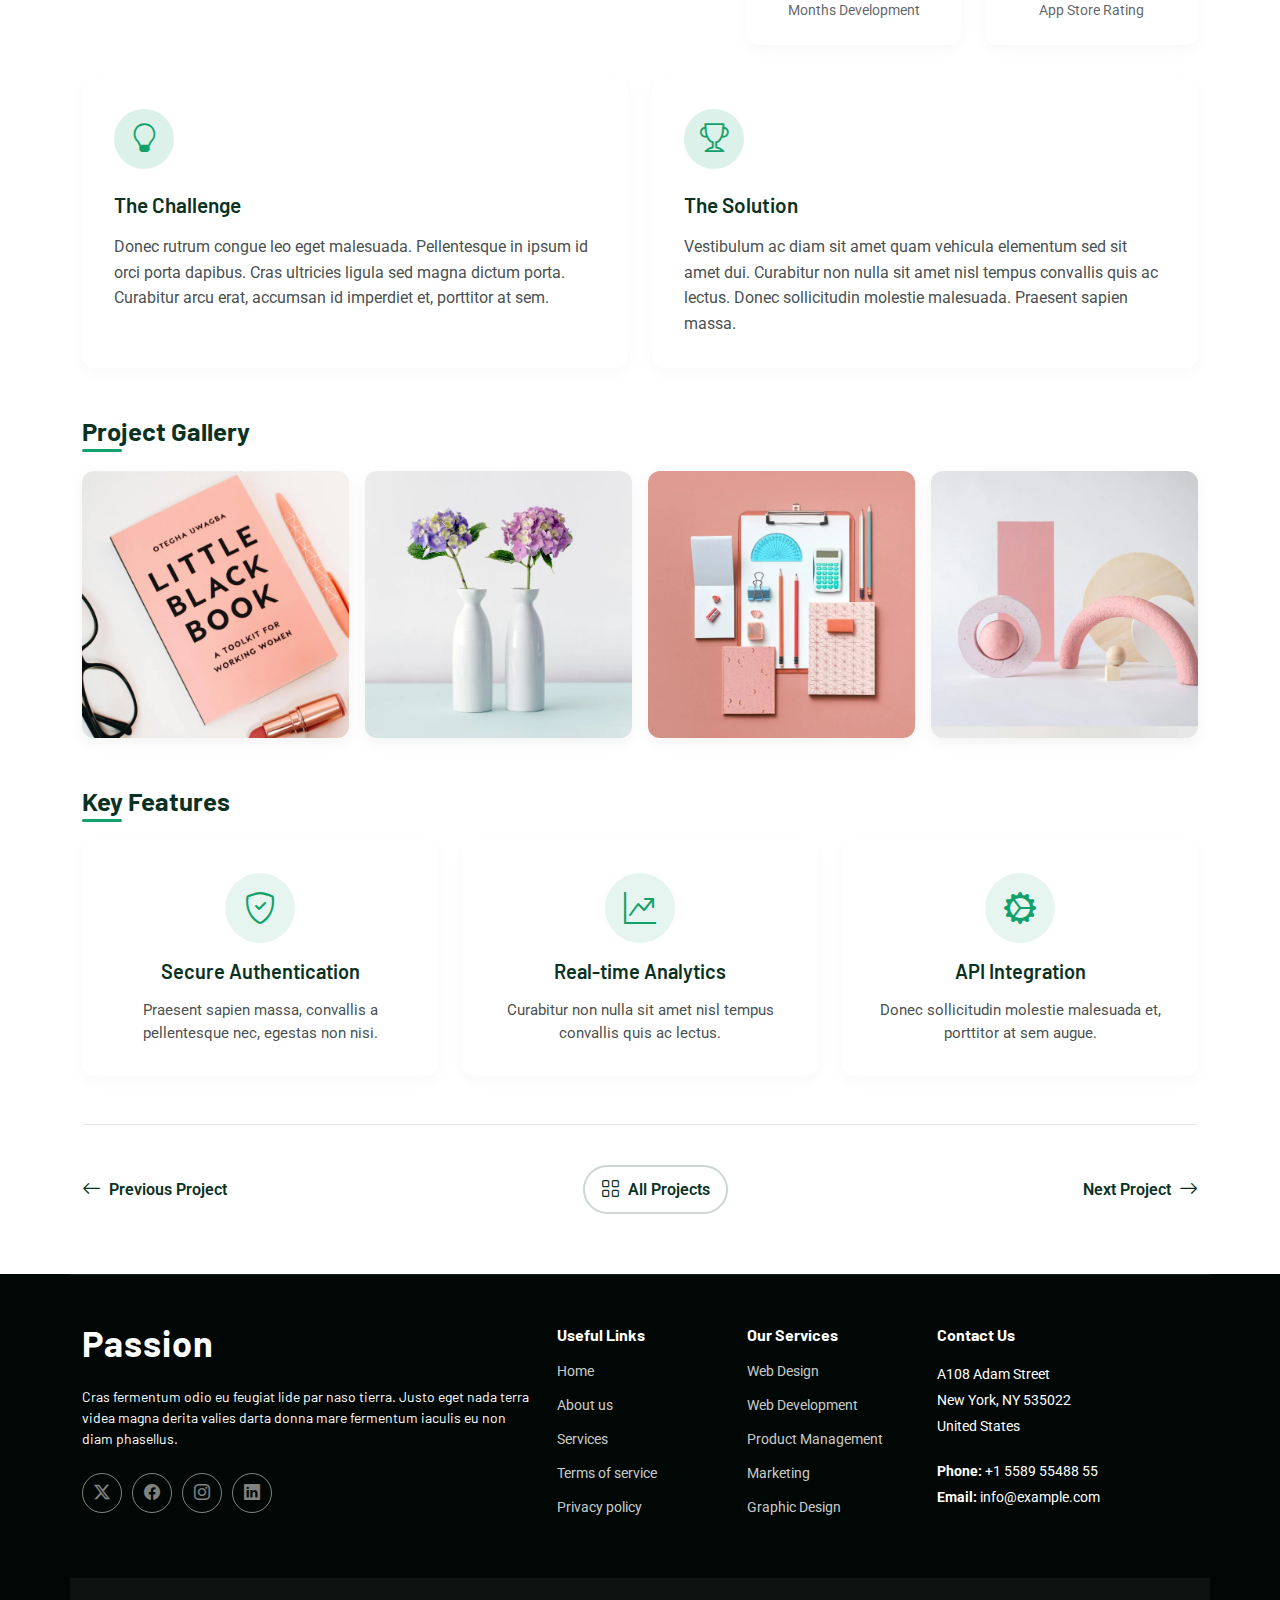
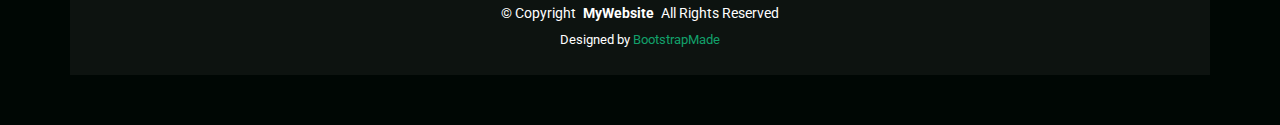
<file: portfolio-details.html>
<!DOCTYPE html>
<html lang="en">

<head>
  <meta charset="utf-8">
  <meta content="width=device-width, initial-scale=1.0" name="viewport">
  <title>Portfolio Details - Passion Bootstrap Template</title>
  <meta name="description" content="">
  <meta name="keywords" content="">

  <!-- Favicons -->
  <link href="assets/img/favicon.png" rel="icon">
  <link href="assets/img/apple-touch-icon.png" rel="apple-touch-icon">

  <!-- Fonts -->
  <link href="https://fonts.googleapis.com" rel="preconnect">
  <link href="https://fonts.gstatic.com" rel="preconnect" crossorigin>
  <link href="https://fonts.googleapis.com/css2?family=Roboto:ital,wght@0,100;0,300;0,400;0,500;0,700;0,900;1,100;1,300;1,400;1,500;1,700;1,900&family=Inter:wght@100;200;300;400;500;600;700;800;900&family=Barlow:ital,wght@0,100;0,200;0,300;0,400;0,500;0,600;0,700;0,800;0,900;1,100;1,200;1,300;1,400;1,500;1,600;1,700;1,800;1,900&display=swap" rel="stylesheet">

  <!-- Vendor CSS Files -->
  <link href="assets/vendor/bootstrap/css/bootstrap.min.css" rel="stylesheet">
  <link href="assets/vendor/bootstrap-icons/bootstrap-icons.css" rel="stylesheet">
  <link href="assets/vendor/glightbox/css/glightbox.min.css" rel="stylesheet">
  <link href="assets/vendor/swiper/swiper-bundle.min.css" rel="stylesheet">

  <!-- Main CSS File -->
  <link href="assets/css/main.css" rel="stylesheet">

  <!-- =======================================================
  * Template Name: Passion
  * Template URL: https://bootstrapmade.com/passion-bootstrap-template/
  * Updated: Jul 21 2025 with Bootstrap v5.3.7
  * Author: BootstrapMade.com
  * License: https://bootstrapmade.com/license/
  ======================================================== -->
</head>

<body class="portfolio-details-page">

  <header id="header" class="header fixed-top">

    <div class="topbar d-flex align-items-center dark-background">
      <div class="container d-flex justify-content-center justify-content-md-between">
        <div class="contact-info d-flex align-items-center">
          <i class="bi bi-envelope d-flex align-items-center"><a href="mailto:contact@example.com">contact@example.com</a></i>
          <i class="bi bi-phone d-flex align-items-center ms-4"><span>+1 5589 55488 55</span></i>
        </div>
        <div class="social-links d-none d-md-flex align-items-center">
          <a href="#" class="twitter"><i class="bi bi-twitter-x"></i></a>
          <a href="#" class="facebook"><i class="bi bi-facebook"></i></a>
          <a href="#" class="instagram"><i class="bi bi-instagram"></i></a>
          <a href="#" class="linkedin"><i class="bi bi-linkedin"></i></a>
        </div>
      </div>
    </div><!-- End Top Bar -->

    <div class="branding d-flex align-items-cente">

      <div class="container position-relative d-flex align-items-center justify-content-between">
        <a href="index.html" class="logo d-flex align-items-center">
          <!-- Uncomment the line below if you also wish to use an image logo -->
          <!-- <img src="assets/img/logo.webp" alt=""> -->
          <h1 class="sitename">Passion</h1>
        </a>

        <nav id="navmenu" class="navmenu">
          <ul>
            <li><a href="#hero">Home</a></li>
            <li><a href="#about">About</a></li>
            <li><a href="#services">Services</a></li>
            <li><a href="#portfolio">Portfolio</a></li>
            <li><a href="#team">Team</a></li>
            <li class="dropdown"><a href="#"><span>Dropdown</span> <i class="bi bi-chevron-down toggle-dropdown"></i></a>
              <ul>
                <li><a href="#">Dropdown 1</a></li>
                <li class="dropdown"><a href="#"><span>Deep Dropdown</span> <i class="bi bi-chevron-down toggle-dropdown"></i></a>
                  <ul>
                    <li><a href="#">Deep Dropdown 1</a></li>
                    <li><a href="#">Deep Dropdown 2</a></li>
                    <li><a href="#">Deep Dropdown 3</a></li>
                    <li><a href="#">Deep Dropdown 4</a></li>
                    <li><a href="#">Deep Dropdown 5</a></li>
                  </ul>
                </li>
                <li><a href="#">Dropdown 2</a></li>
                <li><a href="#">Dropdown 3</a></li>
                <li><a href="#">Dropdown 4</a></li>
              </ul>
            </li>

            <!-- Megamenu 2 -->
            <li class="megamenu-2"><a href="#"><span>Megamenu</span> <i class="bi bi-chevron-down toggle-dropdown"></i></a>

              <!-- Mobile Megamenu -->
              <ul class="mobile-megamenu">

                <li><a href="#">Product Analytics</a></li>
                <li><a href="#">Customer Insights</a></li>
                <li><a href="#">Market Research</a></li>

                <li class="dropdown"><a href="#"><span>Enterprise Software</span> <i class="bi bi-chevron-down toggle-dropdown"></i></a>
                  <ul>
                    <li><a href="#">CRM Solutions</a></li>
                    <li><a href="#">ERP Systems</a></li>
                    <li><a href="#">Workflow Automation</a></li>
                    <li><a href="#">Document Management</a></li>
                    <li><a href="#">Business Intelligence</a></li>
                    <li><a href="#">Integration Platform</a></li>
                  </ul>
                </li>

                <li class="dropdown"><a href="#"><span>Development Tools</span> <i class="bi bi-chevron-down toggle-dropdown"></i></a>
                  <ul>
                    <li><a href="#">Code Editors</a></li>
                    <li><a href="#">Version Control</a></li>
                    <li><a href="#">Testing Frameworks</a></li>
                    <li><a href="#">Deployment Tools</a></li>
                    <li><a href="#">API Management</a></li>
                    <li><a href="#">Performance Monitoring</a></li>
                  </ul>
                </li>

                <li class="dropdown"><a href="#"><span>Creative Suite</span> <i class="bi bi-chevron-down toggle-dropdown"></i></a>
                  <ul>
                    <li><a href="#">Design Software</a></li>
                    <li><a href="#">Video Editing</a></li>
                    <li><a href="#">Audio Production</a></li>
                    <li><a href="#">Animation Tools</a></li>
                    <li><a href="#">Photo Editing</a></li>
                    <li><a href="#">3D Modeling</a></li>
                  </ul>
                </li>

                <li class="dropdown"><a href="#"><span>Resources</span> <i class="bi bi-chevron-down toggle-dropdown"></i></a>
                  <ul>
                    <li><a href="#">Documentation</a></li>
                    <li><a href="#">Tutorials</a></li>
                    <li><a href="#">Community</a></li>
                    <li><a href="#">Blog Posts</a></li>
                  </ul>
                </li>

              </ul><!-- End Mobile Megamenu -->

              <!-- Desktop Megamenu -->
              <div class="desktop-megamenu">

                <div class="tab-navigation">
                  <ul class="nav nav-tabs flex-column" id="2190-megamenu-tabs" role="tablist">
                    <li class="nav-item" role="presentation">
                      <button class="nav-link active" id="2190-tab-1-tab" data-bs-toggle="tab" data-bs-target="#2190-tab-1" type="button" role="tab" aria-controls="2190-tab-1" aria-selected="true">
                        <i class="bi bi-building-gear"></i>
                        <span>Enterprise Software</span>
                      </button>
                    </li>
                    <li class="nav-item" role="presentation">
                      <button class="nav-link" id="2190-tab-2-tab" data-bs-toggle="tab" data-bs-target="#2190-tab-2" type="button" role="tab" aria-controls="2190-tab-2" aria-selected="false">
                        <i class="bi bi-code-slash"></i>
                        <span>Development Tools</span>
                      </button>
                    </li>
                    <li class="nav-item" role="presentation">
                      <button class="nav-link" id="2190-tab-3-tab" data-bs-toggle="tab" data-bs-target="#2190-tab-3" type="button" role="tab" aria-controls="2190-tab-3" aria-selected="false">
                        <i class="bi bi-palette"></i>
                        <span>Creative Suite</span>
                      </button>
                    </li>
                    <li class="nav-item" role="presentation">
                      <button class="nav-link" id="2190-tab-4-tab" data-bs-toggle="tab" data-bs-target="#2190-tab-4" type="button" role="tab" aria-controls="2190-tab-4" aria-selected="false">
                        <i class="bi bi-journal-text"></i>
                        <span>Resources</span>
                      </button>
                    </li>
                  </ul>
                </div>

                <div class="tab-content">

                  <!-- Enterprise Software Tab -->
                  <div class="tab-pane fade show active" id="2190-tab-1" role="tabpanel" aria-labelledby="2190-tab-1-tab">
                    <div class="content-grid">
                      <div class="product-section">
                        <h4>Core Solutions</h4>
                        <div class="product-list">
                          <a href="#" class="product-link">
                            <i class="bi bi-people"></i>
                            <div>
                              <span>CRM Solutions</span>
                              <small>Manage customer relationships effectively</small>
                            </div>
                          </a>
                          <a href="#" class="product-link">
                            <i class="bi bi-diagram-3"></i>
                            <div>
                              <span>ERP Systems</span>
                              <small>Integrate all business processes</small>
                            </div>
                          </a>
                          <a href="#" class="product-link">
                            <i class="bi bi-gear-wide"></i>
                            <div>
                              <span>Workflow Automation</span>
                              <small>Streamline repetitive tasks</small>
                            </div>
                          </a>
                        </div>
                      </div>

                      <div class="product-section">
                        <h4>Data &amp; Analytics</h4>
                        <div class="product-list">
                          <a href="#" class="product-link">
                            <i class="bi bi-file-earmark-text"></i>
                            <div>
                              <span>Document Management</span>
                              <small>Organize and secure documents</small>
                            </div>
                          </a>
                          <a href="#" class="product-link">
                            <i class="bi bi-bar-chart"></i>
                            <div>
                              <span>Business Intelligence</span>
                              <small>Make data-driven decisions</small>
                            </div>
                          </a>
                          <a href="#" class="product-link">
                            <i class="bi bi-share"></i>
                            <div>
                              <span>Integration Platform</span>
                              <small>Connect all your systems</small>
                            </div>
                          </a>
                        </div>
                      </div>
                    </div>

                    <div class="featured-banner">
                      <div class="banner-content">
                        <img src="assets/img/misc/misc-7.webp" alt="Enterprise Solutions" class="banner-image">
                        <div class="banner-info">
                          <h5>Enterprise Package</h5>
                          <p>Comprehensive business management solution with advanced features and 24/7 support.</p>
                          <a href="#" class="cta-btn">Get Started <i class="bi bi-arrow-right"></i></a>
                        </div>
                      </div>
                    </div>
                  </div>

                  <!-- Development Tools Tab -->
                  <div class="tab-pane fade" id="2190-tab-2" role="tabpanel" aria-labelledby="2190-tab-2-tab">
                    <div class="content-grid">
                      <div class="product-section">
                        <h4>Code &amp; Build</h4>
                        <div class="product-list">
                          <a href="#" class="product-link">
                            <i class="bi bi-code-square"></i>
                            <div>
                              <span>Code Editors</span>
                              <small>Advanced development environment</small>
                            </div>
                          </a>
                          <a href="#" class="product-link">
                            <i class="bi bi-git"></i>
                            <div>
                              <span>Version Control</span>
                              <small>Track changes and collaborate</small>
                            </div>
                          </a>
                          <a href="#" class="product-link">
                            <i class="bi bi-check2-square"></i>
                            <div>
                              <span>Testing Frameworks</span>
                              <small>Ensure code quality</small>
                            </div>
                          </a>
                        </div>
                      </div>

                      <div class="product-section">
                        <h4>Deploy &amp; Monitor</h4>
                        <div class="product-list">
                          <a href="#" class="product-link">
                            <i class="bi bi-cloud-upload"></i>
                            <div>
                              <span>Deployment Tools</span>
                              <small>Seamless application deployment</small>
                            </div>
                          </a>
                          <a href="#" class="product-link">
                            <i class="bi bi-api"></i>
                            <div>
                              <span>API Management</span>
                              <small>Design and manage APIs</small>
                            </div>
                          </a>
                          <a href="#" class="product-link">
                            <i class="bi bi-speedometer2"></i>
                            <div>
                              <span>Performance Monitoring</span>
                              <small>Track application performance</small>
                            </div>
                          </a>
                        </div>
                      </div>
                    </div>

                    <div class="featured-banner">
                      <div class="banner-content">
                        <img src="assets/img/misc/misc-12.webp" alt="Development Tools" class="banner-image">
                        <div class="banner-info">
                          <h5>Developer Suite</h5>
                          <p>Complete toolkit for modern development teams with integrated CI/CD pipelines.</p>
                          <a href="#" class="cta-btn">Explore Tools <i class="bi bi-arrow-right"></i></a>
                        </div>
                      </div>
                    </div>
                  </div>

                  <!-- Creative Suite Tab -->
                  <div class="tab-pane fade" id="2190-tab-3" role="tabpanel" aria-labelledby="2190-tab-3-tab">
                    <div class="content-grid">
                      <div class="product-section">
                        <h4>Design &amp; Visual</h4>
                        <div class="product-list">
                          <a href="#" class="product-link">
                            <i class="bi bi-brush"></i>
                            <div>
                              <span>Design Software</span>
                              <small>Professional graphic design tools</small>
                            </div>
                          </a>
                          <a href="#" class="product-link">
                            <i class="bi bi-camera-video"></i>
                            <div>
                              <span>Video Editing</span>
                              <small>Professional video production</small>
                            </div>
                          </a>
                          <a href="#" class="product-link">
                            <i class="bi bi-image"></i>
                            <div>
                              <span>Photo Editing</span>
                              <small>Advanced image manipulation</small>
                            </div>
                          </a>
                        </div>
                      </div>

                      <div class="product-section">
                        <h4>Media Production</h4>
                        <div class="product-list">
                          <a href="#" class="product-link">
                            <i class="bi bi-music-note"></i>
                            <div>
                              <span>Audio Production</span>
                              <small>Professional audio editing</small>
                            </div>
                          </a>
                          <a href="#" class="product-link">
                            <i class="bi bi-play-circle"></i>
                            <div>
                              <span>Animation Tools</span>
                              <small>Create stunning animations</small>
                            </div>
                          </a>
                          <a href="#" class="product-link">
                            <i class="bi bi-box"></i>
                            <div>
                              <span>3D Modeling</span>
                              <small>Advanced 3D design software</small>
                            </div>
                          </a>
                        </div>
                      </div>
                    </div>

                    <div class="featured-banner">
                      <div class="banner-content">
                        <img src="assets/img/misc/misc-5.webp" alt="Creative Suite" class="banner-image">
                        <div class="banner-info">
                          <h5>Creative Pro</h5>
                          <p>Everything you need for creative projects, from concept to final production.</p>
                          <a href="#" class="cta-btn">Start Creating <i class="bi bi-arrow-right"></i></a>
                        </div>
                      </div>
                    </div>
                  </div>

                  <!-- Resources Tab -->
                  <div class="tab-pane fade" id="2190-tab-4" role="tabpanel" aria-labelledby="2190-tab-4-tab">
                    <div class="resources-layout">
                      <div class="resource-categories">
                        <div class="resource-category">
                          <i class="bi bi-book"></i>
                          <h5>Documentation</h5>
                          <p>Comprehensive guides and API references for all our products and services.</p>
                          <a href="#" class="resource-link">Browse Docs <i class="bi bi-arrow-right"></i></a>
                        </div>
                        <div class="resource-category">
                          <i class="bi bi-play-circle"></i>
                          <h5>Video Tutorials</h5>
                          <p>Step-by-step video guides to help you get the most out of our solutions.</p>
                          <a href="#" class="resource-link">Watch Tutorials <i class="bi bi-arrow-right"></i></a>
                        </div>
                        <div class="resource-category">
                          <i class="bi bi-chat-square-dots"></i>
                          <h5>Community Forum</h5>
                          <p>Connect with other users, share tips, and get answers to your questions.</p>
                          <a href="#" class="resource-link">Join Community <i class="bi bi-arrow-right"></i></a>
                        </div>
                        <div class="resource-category">
                          <i class="bi bi-newspaper"></i>
                          <h5>Blog &amp; Articles</h5>
                          <p>Latest insights, best practices, and industry trends from our experts.</p>
                          <a href="#" class="resource-link">Read Blog <i class="bi bi-arrow-right"></i></a>
                        </div>
                      </div>
                    </div>
                  </div>

                </div>

              </div><!-- End Desktop Megamenu -->

            </li><!-- End Megamenu 2 -->

            <li><a href="#contact">Contact</a></li>

          </ul>
          <i class="mobile-nav-toggle d-xl-none bi bi-list"></i>
        </nav>

      </div>

    </div>

  </header>

  <main class="main">

    <!-- Page Title -->
    <div class="page-title dark-background" style="background-image: url(assets/img/bg/bg-14.webp);">
      <div class="container position-relative">
        <h1>Portfolio Details</h1>
        <p>Esse dolorum voluptatum ullam est sint nemo et est ipsa porro placeat quibusdam quia assumenda numquam molestias.</p>
        <nav class="breadcrumbs">
          <ol>
            <li><a href="index.html">Home</a></li>
            <li class="current">Portfolio Details</li>
          </ol>
        </nav>
      </div>
    </div><!-- End Page Title -->

    <!-- Portfolio Details Section -->
    <section id="portfolio-details" class="portfolio-details section">

      <div class="container">

        <div class="project-header">
          <div class="row">
            <div class="col-lg-7">
              <h1 class="project-title">Interactive Mobile Banking Platform</h1>
              <div class="project-meta">
                <div class="meta-item">
                  <i class="bi bi-calendar3"></i>
                  <span>June 2025</span>
                </div>
                <div class="meta-item">
                  <i class="bi bi-building"></i>
                  <span>FinTech Innovations Inc.</span>
                </div>
                <div class="meta-item">
                  <i class="bi bi-link-45deg"></i>
                  <a href="#" target="_blank">bankingapp.example.com</a>
                </div>
              </div>
              <div class="project-tags">
                <span class="tag">Mobile App</span>
                <span class="tag">UX Design</span>
                <span class="tag">FinTech</span>
              </div>
            </div>
            <div class="col-lg-5 d-flex align-items-center justify-content-end">
              <div class="technologies">
                <div class="tech-title">Technologies Used:</div>
                <div class="tech-badges">
                  <span>React Native</span>
                  <span>Node.js</span>
                  <span>MongoDB</span>
                  <span>AWS</span>
                  <span>Redux</span>
                </div>
              </div>
            </div>
          </div>
        </div>

        <div class="media-showcase">
          <div class="portfolio-details-slider swiper init-swiper swiper-fade swiper-initialized swiper-horizontal swiper-watch-progress swiper-backface-hidden">
            <script type="application/json" class="swiper-config">
              {
                "loop": true,
                "speed": 800,
                "autoplay": {
                  "delay": 5000
                },
                "effect": "fade",
                "fadeEffect": {
                  "crossFade": true
                },
                "slidesPerView": 1,
                "pagination": {
                  "el": ".swiper-pagination",
                  "clickable": true,
                  "dynamicBullets": true
                }
              }
            </script>
            <div class="swiper-wrapper" id="swiper-wrapper-595f71b1bf967dd9" aria-live="off" style="transition-duration: 0ms; transition-delay: 0ms;">
              <div class="swiper-slide swiper-slide-prev" style="width: 1296px; opacity: 0; transform: translate3d(0px, 0px, 0px); transition-duration: 0ms;" role="group" aria-label="1 / 3" data-swiper-slide-index="0">
                <img src="assets/img/portfolio/portfolio-1.webp" alt="Portfolio Image" class="img-fluid">
              </div>
              <div class="swiper-slide swiper-slide-visible swiper-slide-fully-visible swiper-slide-active" style="width: 1296px; opacity: 1; transform: translate3d(-1296px, 0px, 0px); transition-duration: 0ms;" role="group" aria-label="2 / 3" data-swiper-slide-index="1">
                <img src="assets/img/portfolio/portfolio-2.webp" alt="Portfolio Image" class="img-fluid">
              </div>
              <div class="swiper-slide swiper-slide-next" style="width: 1296px; opacity: 0; transform: translate3d(-2592px, 0px, 0px); transition-duration: 0ms;" role="group" aria-label="3 / 3" data-swiper-slide-index="2">
                <img src="assets/img/portfolio/portfolio-3.webp" alt="Portfolio Image" class="img-fluid">
              </div>
            </div>
            <div class="swiper-pagination swiper-pagination-clickable swiper-pagination-bullets swiper-pagination-horizontal swiper-pagination-bullets-dynamic" style="width: 190px;"><span class="swiper-pagination-bullet swiper-pagination-bullet-active-prev" style="left: 0px;" tabindex="0" role="button" aria-label="Go to slide 1"></span><span class="swiper-pagination-bullet swiper-pagination-bullet-active swiper-pagination-bullet-active-main" style="left: 0px;" tabindex="0" role="button" aria-label="Go to slide 2" aria-current="true"></span><span class="swiper-pagination-bullet swiper-pagination-bullet-active-next" style="left: 0px;" tabindex="0" role="button" aria-label="Go to slide 3"></span></div>
            <span class="swiper-notification" aria-live="assertive" aria-atomic="true"></span><span class="swiper-notification" aria-live="assertive" aria-atomic="true"></span><span class="swiper-notification" aria-live="assertive" aria-atomic="true"></span><span class="swiper-notification" aria-live="assertive" aria-atomic="true"></span><span class="swiper-notification" aria-live="assertive" aria-atomic="true"></span><span class="swiper-notification" aria-live="assertive" aria-atomic="true"></span><span class="swiper-notification" aria-live="assertive" aria-atomic="true"></span><span class="swiper-notification" aria-live="assertive" aria-atomic="true"></span><span class="swiper-notification" aria-live="assertive" aria-atomic="true"></span><span class="swiper-notification" aria-live="assertive" aria-atomic="true"></span><span class="swiper-notification" aria-live="assertive" aria-atomic="true"></span><span class="swiper-notification" aria-live="assertive" aria-atomic="true"></span><span class="swiper-notification" aria-live="assertive" aria-atomic="true"></span><span class="swiper-notification" aria-live="assertive" aria-atomic="true"></span><span class="swiper-notification" aria-live="assertive" aria-atomic="true"></span><span class="swiper-notification" aria-live="assertive" aria-atomic="true"></span><span class="swiper-notification" aria-live="assertive" aria-atomic="true"></span><span class="swiper-notification" aria-live="assertive" aria-atomic="true"></span><span class="swiper-notification" aria-live="assertive" aria-atomic="true"></span><span class="swiper-notification" aria-live="assertive" aria-atomic="true"></span><span class="swiper-notification" aria-live="assertive" aria-atomic="true"></span><span class="swiper-notification" aria-live="assertive" aria-atomic="true"></span><span class="swiper-notification" aria-live="assertive" aria-atomic="true"></span><span class="swiper-notification" aria-live="assertive" aria-atomic="true"></span><span class="swiper-notification" aria-live="assertive" aria-atomic="true"></span><span class="swiper-notification" aria-live="assertive" aria-atomic="true"></span><span class="swiper-notification" aria-live="assertive" aria-atomic="true"></span><span class="swiper-notification" aria-live="assertive" aria-atomic="true"></span><span class="swiper-notification" aria-live="assertive" aria-atomic="true"></span><span class="swiper-notification" aria-live="assertive" aria-atomic="true"></span><span class="swiper-notification" aria-live="assertive" aria-atomic="true"></span><span class="swiper-notification" aria-live="assertive" aria-atomic="true"></span><span class="swiper-notification" aria-live="assertive" aria-atomic="true"></span>
          </div>
        </div>

        <div class="project-content">
          <div class="row gy-4">
            <div class="col-lg-7">
              <div class="description-box">
                <h3>Project Overview</h3>
                <p class="lead">Lorem ipsum dolor sit amet, consectetur adipiscing elit. Proin dignissim, justo non commodo pellentesque, eros massa convallis ipsum, vel ultrices mauris arcu nec magna. Vestibulum ante ipsum primis in faucibus orci luctus et.</p>
                <p>Nulla porttitor accumsan tincidunt. Vivamus magna justo, lacinia eget consectetur sed, convallis at tellus. Curabitur aliquet quam id dui posuere blandit. Mauris blandit aliquet elit, eget tincidunt nibh pulvinar a nulla porttitor accumsan.</p>
              </div>
            </div>

            <div class="col-lg-5">
              <div class="project-stats">
                <div class="stat-item">
                  <div class="stat-number">14k+</div>
                  <div class="stat-label">Active Users</div>
                </div>
                <div class="stat-item">
                  <div class="stat-number">98%</div>
                  <div class="stat-label">Client Satisfaction</div>
                </div>
                <div class="stat-item">
                  <div class="stat-number">6</div>
                  <div class="stat-label">Months Development</div>
                </div>
                <div class="stat-item">
                  <div class="stat-number">4.8</div>
                  <div class="stat-label">App Store Rating</div>
                </div>
              </div>
            </div>
          </div>

          <div class="row gy-4">
            <div class="col-md-6">
              <div class="info-card">
                <div class="card-icon">
                  <i class="bi bi-lightbulb"></i>
                </div>
                <h4>The Challenge</h4>
                <p>Donec rutrum congue leo eget malesuada. Pellentesque in ipsum id orci porta dapibus. Cras ultricies ligula sed magna dictum porta. Curabitur arcu erat, accumsan id imperdiet et, porttitor at sem.</p>
              </div>
            </div>

            <div class="col-md-6">
              <div class="info-card">
                <div class="card-icon">
                  <i class="bi bi-trophy"></i>
                </div>
                <h4>The Solution</h4>
                <p>Vestibulum ac diam sit amet quam vehicula elementum sed sit amet dui. Curabitur non nulla sit amet nisl tempus convallis quis ac lectus. Donec sollicitudin molestie malesuada. Praesent sapien massa.</p>
              </div>
            </div>
          </div>

          <div class="project-gallery">
            <h3>Project Gallery</h3>
            <div class="row g-3">
              <div class="col-6 col-md-3">
                <div class="gallery-item">
                  <img src="assets/img/portfolio/portfolio-9.webp" alt="Project Image" class="img-fluid glightbox">
                </div>
              </div>
              <div class="col-6 col-md-3">
                <div class="gallery-item">
                  <img src="assets/img/portfolio/portfolio-10.webp" alt="Project Image" class="img-fluid glightbox">
                </div>
              </div>
              <div class="col-6 col-md-3">
                <div class="gallery-item">
                  <img src="assets/img/portfolio/portfolio-4.webp" alt="Project Image" class="img-fluid glightbox">
                </div>
              </div>
              <div class="col-6 col-md-3">
                <div class="gallery-item">
                  <img src="assets/img/portfolio/portfolio-6.webp" alt="Project Image" class="img-fluid glightbox">
                </div>
              </div>
            </div>
          </div>

          <div class="key-features">
            <h3>Key Features</h3>
            <div class="row g-4">
              <div class="col-md-4">
                <div class="feature-item">
                  <i class="bi bi-shield-check"></i>
                  <h5>Secure Authentication</h5>
                  <p>Praesent sapien massa, convallis a pellentesque nec, egestas non nisi.</p>
                </div>
              </div>
              <div class="col-md-4">
                <div class="feature-item">
                  <i class="bi bi-graph-up-arrow"></i>
                  <h5>Real-time Analytics</h5>
                  <p>Curabitur non nulla sit amet nisl tempus convallis quis ac lectus.</p>
                </div>
              </div>
              <div class="col-md-4">
                <div class="feature-item">
                  <i class="bi bi-gear-wide-connected"></i>
                  <h5>API Integration</h5>
                  <p>Donec sollicitudin molestie malesuada et, porttitor at sem augue.</p>
                </div>
              </div>
            </div>
          </div>

          <div class="project-navigation">
            <a href="#" class="prev-project">
              <i class="bi bi-arrow-left"></i>
              <span>Previous Project</span>
            </a>
            <a href="#" class="all-projects">
              <i class="bi bi-grid"></i>
              <span>All Projects</span>
            </a>
            <a href="#" class="next-project">
              <span>Next Project</span>
              <i class="bi bi-arrow-right"></i>
            </a>
          </div>
        </div>

      </div>

    </section><!-- /Portfolio Details Section -->

  </main>

  <footer id="footer" class="footer position-relative dark-background">

    <div class="container footer-top">
      <div class="row gy-4">
        <div class="col-lg-5 col-md-12 footer-about">
          <a href="index.html" class="logo d-flex align-items-center">
            <span class="sitename">Passion</span>
          </a>
          <p>Cras fermentum odio eu feugiat lide par naso tierra. Justo eget nada terra videa magna derita valies darta donna mare fermentum iaculis eu non diam phasellus.</p>
          <div class="social-links d-flex mt-4">
            <a href=""><i class="bi bi-twitter-x"></i></a>
            <a href=""><i class="bi bi-facebook"></i></a>
            <a href=""><i class="bi bi-instagram"></i></a>
            <a href=""><i class="bi bi-linkedin"></i></a>
          </div>
        </div>

        <div class="col-lg-2 col-6 footer-links">
          <h4>Useful Links</h4>
          <ul>
            <li><a href="#">Home</a></li>
            <li><a href="#">About us</a></li>
            <li><a href="#">Services</a></li>
            <li><a href="#">Terms of service</a></li>
            <li><a href="#">Privacy policy</a></li>
          </ul>
        </div>

        <div class="col-lg-2 col-6 footer-links">
          <h4>Our Services</h4>
          <ul>
            <li><a href="#">Web Design</a></li>
            <li><a href="#">Web Development</a></li>
            <li><a href="#">Product Management</a></li>
            <li><a href="#">Marketing</a></li>
            <li><a href="#">Graphic Design</a></li>
          </ul>
        </div>

        <div class="col-lg-3 col-md-12 footer-contact text-center text-md-start">
          <h4>Contact Us</h4>
          <p>A108 Adam Street</p>
          <p>New York, NY 535022</p>
          <p>United States</p>
          <p class="mt-4"><strong>Phone:</strong> <span>+1 5589 55488 55</span></p>
          <p><strong>Email:</strong> <span>info@example.com</span></p>
        </div>

      </div>
    </div>

    <div class="container copyright text-center mt-4">
      <p>© <span>Copyright</span> <strong class="px-1 sitename">MyWebsite</strong> <span>All Rights Reserved</span></p>
      <div class="credits">
        <!-- All the links in the footer should remain intact. -->
        <!-- You can delete the links only if you've purchased the pro version. -->
        <!-- Licensing information: https://bootstrapmade.com/license/ -->
        <!-- Purchase the pro version with working PHP/AJAX contact form: [buy-url] -->
        Designed by <a href="https://bootstrapmade.com/">BootstrapMade</a>
      </div>
    </div>

  </footer>

  <!-- Scroll Top -->
  <a href="#" id="scroll-top" class="scroll-top d-flex align-items-center justify-content-center"><i class="bi bi-arrow-up-short"></i></a>

  <!-- Preloader -->
  <div id="preloader">
    <div></div>
    <div></div>
    <div></div>
    <div></div>
  </div>

  <!-- Vendor JS Files -->
  <script src="assets/vendor/bootstrap/js/bootstrap.bundle.min.js"></script>
  <script src="assets/vendor/php-email-form/validate.js"></script>
  <script src="assets/vendor/glightbox/js/glightbox.min.js"></script>
  <script src="assets/vendor/purecounter/purecounter_vanilla.js"></script>
  <script src="assets/vendor/swiper/swiper-bundle.min.js"></script>
  <script src="assets/vendor/imagesloaded/imagesloaded.pkgd.min.js"></script>
  <script src="assets/vendor/isotope-layout/isotope.pkgd.min.js"></script>

  <!-- Main JS File -->
  <script src="assets/js/main.js"></script>

</body>

</html>
</file>
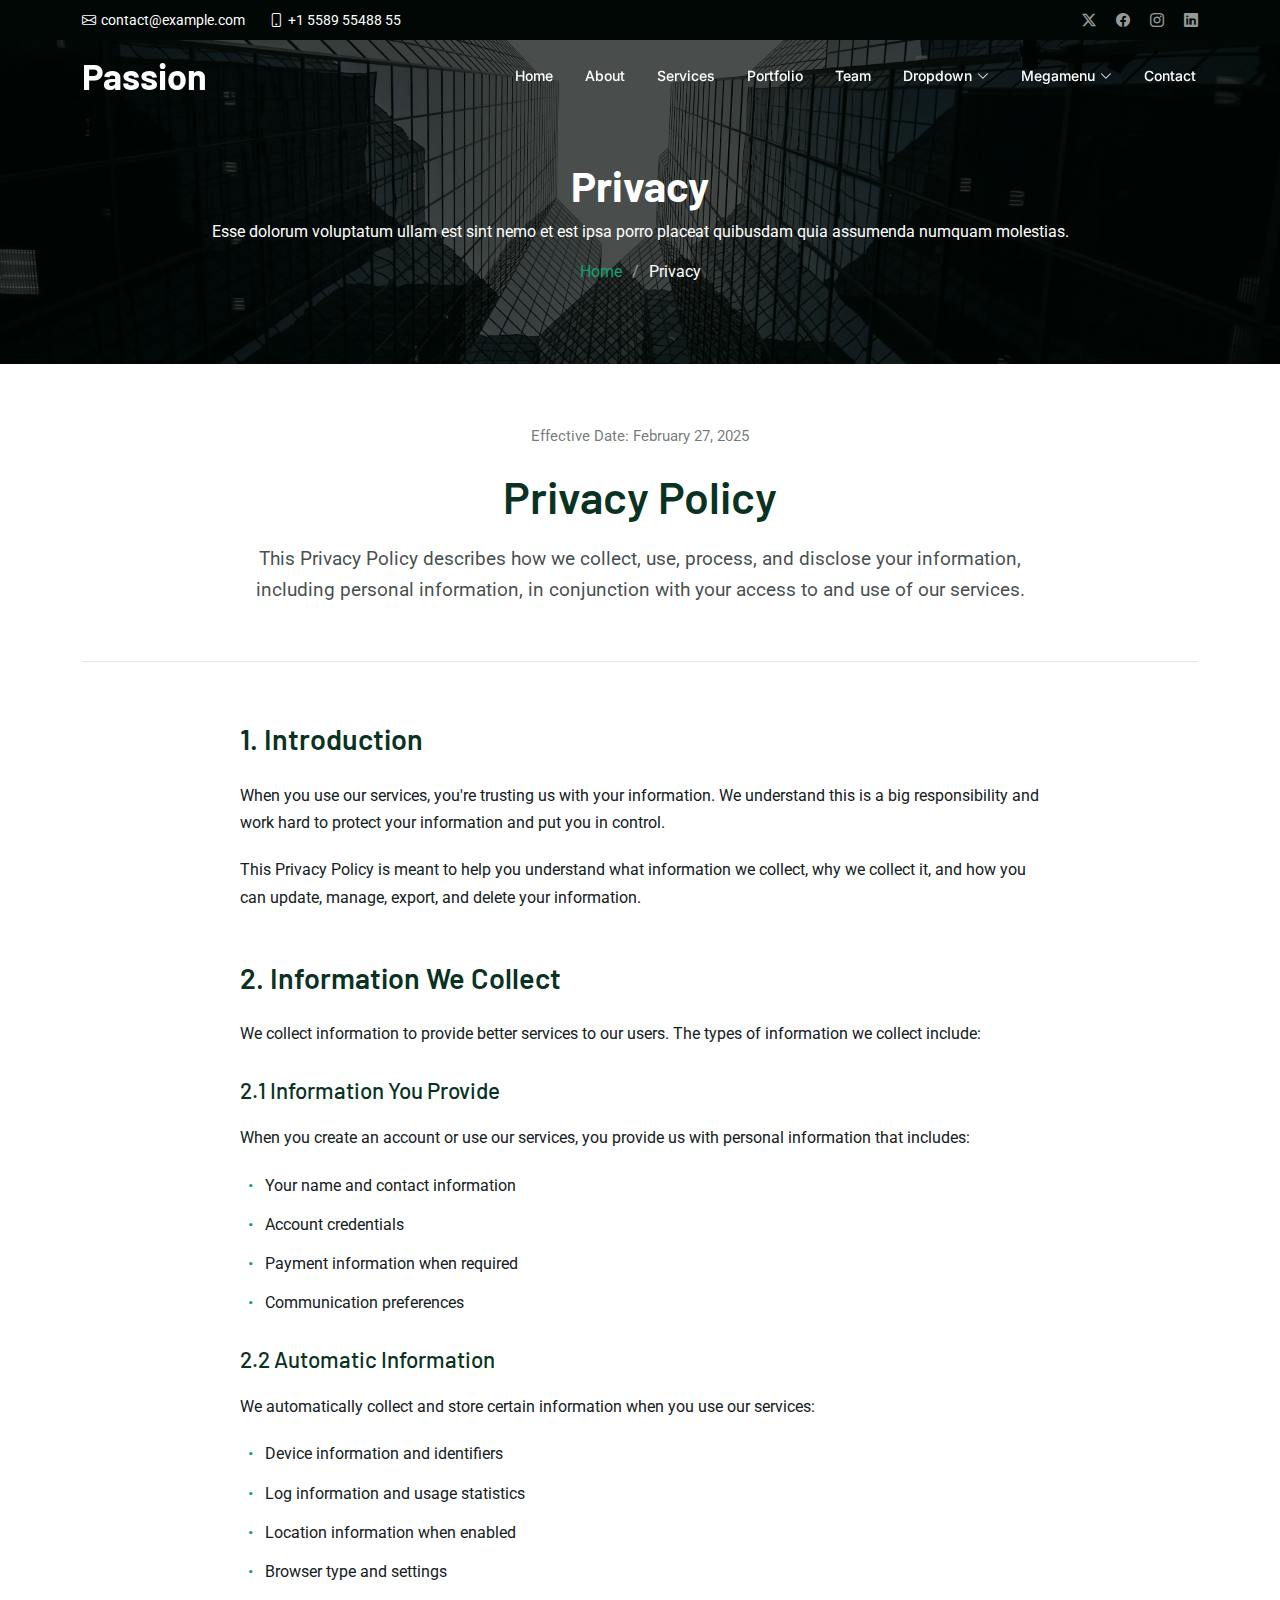
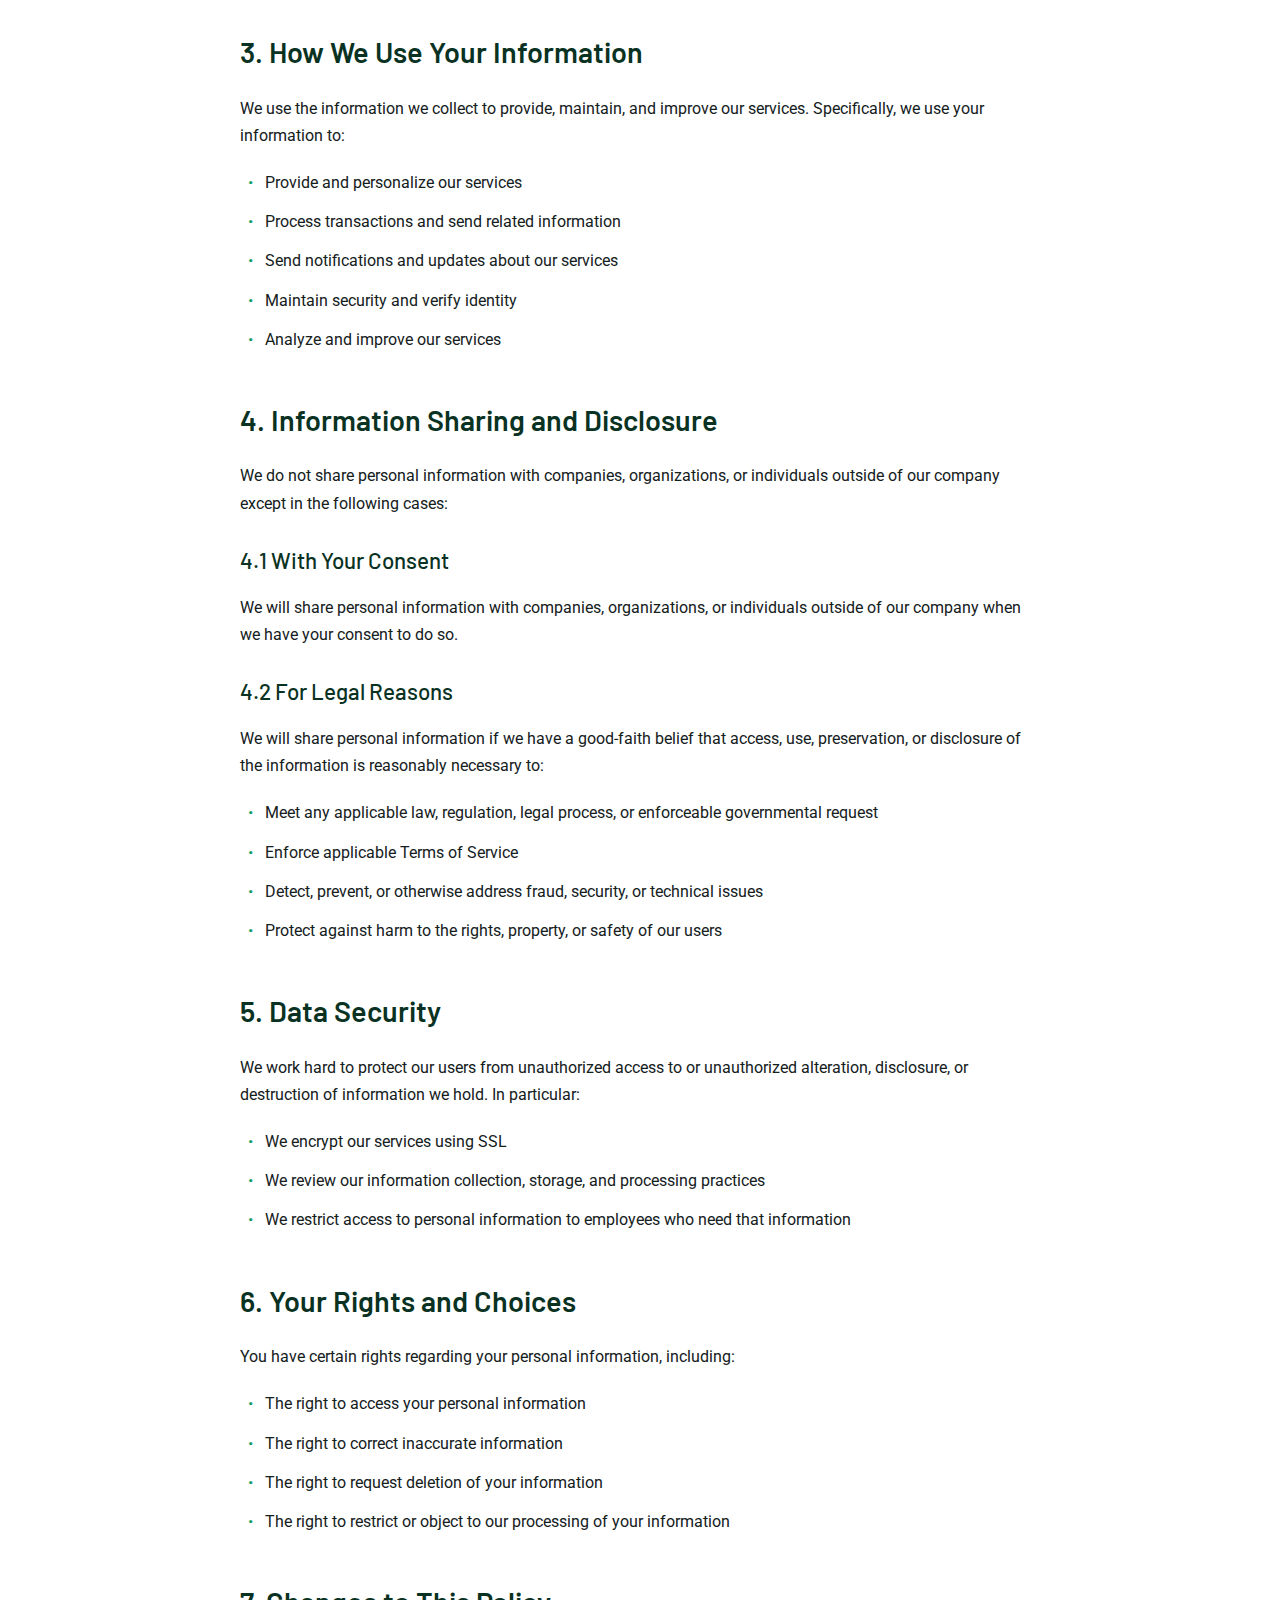
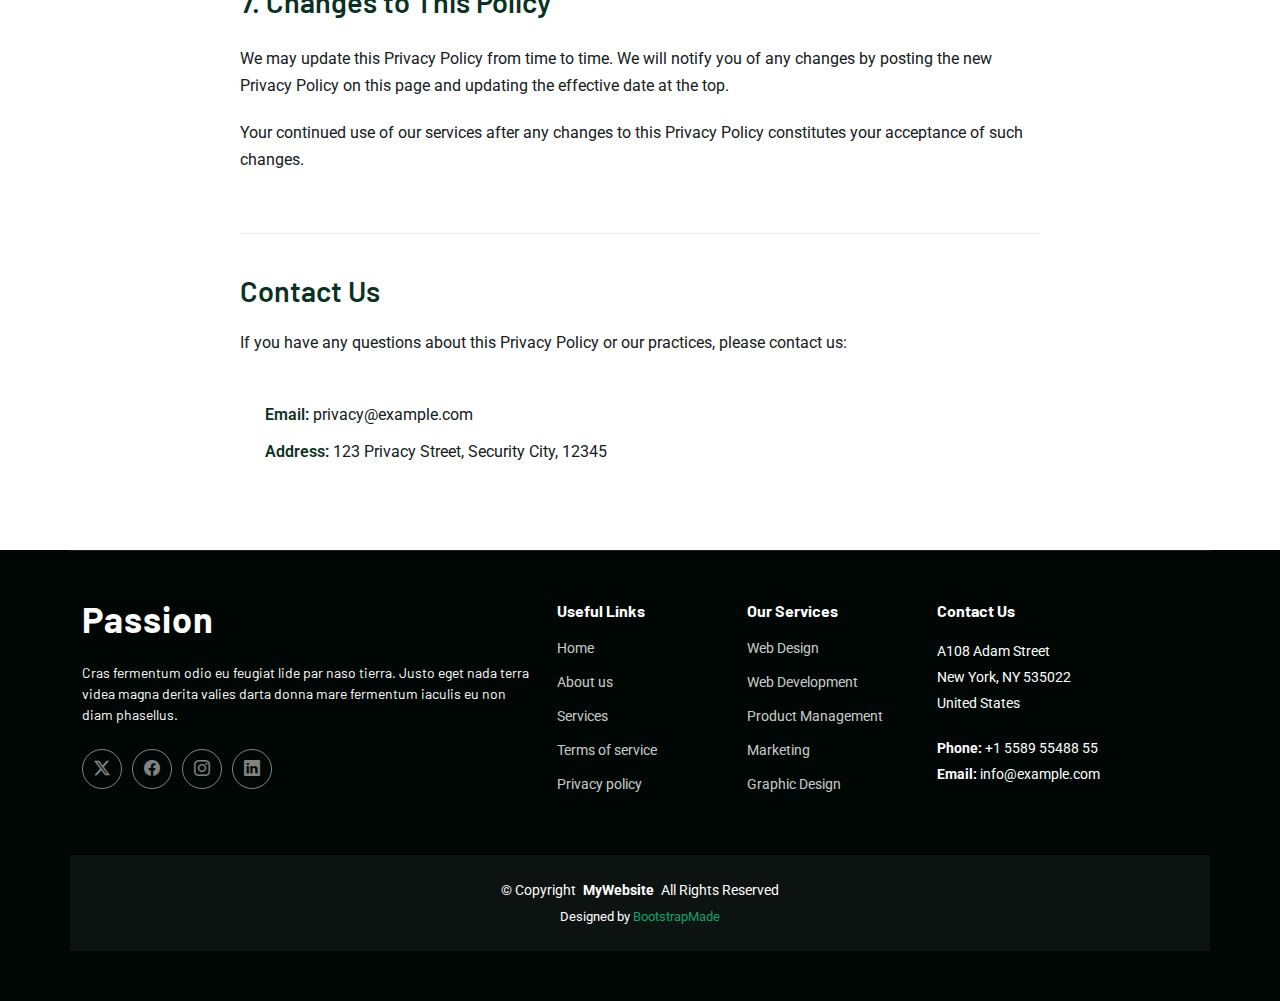
<file: privacy.html>
<!DOCTYPE html>
<html lang="en">

<head>
  <meta charset="utf-8">
  <meta content="width=device-width, initial-scale=1.0" name="viewport">
  <title>Privacy - Passion Bootstrap Template</title>
  <meta name="description" content="">
  <meta name="keywords" content="">

  <!-- Favicons -->
  <link href="assets/img/favicon.png" rel="icon">
  <link href="assets/img/apple-touch-icon.png" rel="apple-touch-icon">

  <!-- Fonts -->
  <link href="https://fonts.googleapis.com" rel="preconnect">
  <link href="https://fonts.gstatic.com" rel="preconnect" crossorigin>
  <link href="https://fonts.googleapis.com/css2?family=Roboto:ital,wght@0,100;0,300;0,400;0,500;0,700;0,900;1,100;1,300;1,400;1,500;1,700;1,900&family=Inter:wght@100;200;300;400;500;600;700;800;900&family=Barlow:ital,wght@0,100;0,200;0,300;0,400;0,500;0,600;0,700;0,800;0,900;1,100;1,200;1,300;1,400;1,500;1,600;1,700;1,800;1,900&display=swap" rel="stylesheet">

  <!-- Vendor CSS Files -->
  <link href="assets/vendor/bootstrap/css/bootstrap.min.css" rel="stylesheet">
  <link href="assets/vendor/bootstrap-icons/bootstrap-icons.css" rel="stylesheet">
  <link href="assets/vendor/glightbox/css/glightbox.min.css" rel="stylesheet">
  <link href="assets/vendor/swiper/swiper-bundle.min.css" rel="stylesheet">

  <!-- Main CSS File -->
  <link href="assets/css/main.css" rel="stylesheet">

  <!-- =======================================================
  * Template Name: Passion
  * Template URL: https://bootstrapmade.com/passion-bootstrap-template/
  * Updated: Jul 21 2025 with Bootstrap v5.3.7
  * Author: BootstrapMade.com
  * License: https://bootstrapmade.com/license/
  ======================================================== -->
</head>

<body class="privacy-page">

  <header id="header" class="header fixed-top">

    <div class="topbar d-flex align-items-center dark-background">
      <div class="container d-flex justify-content-center justify-content-md-between">
        <div class="contact-info d-flex align-items-center">
          <i class="bi bi-envelope d-flex align-items-center"><a href="mailto:contact@example.com">contact@example.com</a></i>
          <i class="bi bi-phone d-flex align-items-center ms-4"><span>+1 5589 55488 55</span></i>
        </div>
        <div class="social-links d-none d-md-flex align-items-center">
          <a href="#" class="twitter"><i class="bi bi-twitter-x"></i></a>
          <a href="#" class="facebook"><i class="bi bi-facebook"></i></a>
          <a href="#" class="instagram"><i class="bi bi-instagram"></i></a>
          <a href="#" class="linkedin"><i class="bi bi-linkedin"></i></a>
        </div>
      </div>
    </div><!-- End Top Bar -->

    <div class="branding d-flex align-items-cente">

      <div class="container position-relative d-flex align-items-center justify-content-between">
        <a href="index.html" class="logo d-flex align-items-center">
          <!-- Uncomment the line below if you also wish to use an image logo -->
          <!-- <img src="assets/img/logo.webp" alt=""> -->
          <h1 class="sitename">Passion</h1>
        </a>

        <nav id="navmenu" class="navmenu">
          <ul>
            <li><a href="#hero">Home</a></li>
            <li><a href="#about">About</a></li>
            <li><a href="#services">Services</a></li>
            <li><a href="#portfolio">Portfolio</a></li>
            <li><a href="#team">Team</a></li>
            <li class="dropdown"><a href="#"><span>Dropdown</span> <i class="bi bi-chevron-down toggle-dropdown"></i></a>
              <ul>
                <li><a href="#">Dropdown 1</a></li>
                <li class="dropdown"><a href="#"><span>Deep Dropdown</span> <i class="bi bi-chevron-down toggle-dropdown"></i></a>
                  <ul>
                    <li><a href="#">Deep Dropdown 1</a></li>
                    <li><a href="#">Deep Dropdown 2</a></li>
                    <li><a href="#">Deep Dropdown 3</a></li>
                    <li><a href="#">Deep Dropdown 4</a></li>
                    <li><a href="#">Deep Dropdown 5</a></li>
                  </ul>
                </li>
                <li><a href
￼

Best
￼

22 min
￼

23 min
￼

49 min
￼

6 hr
￼

￼

￼



￼
￼

￼
￼
￼￼

Add destination
￼

Search along the route...
￼

Gas
￼

EV charging
￼

Hotels
="#">Dropdown 2</a></li>
                <li><a href="#">Dropdown 3</a></li>
                <li><a href="#">Dropdown 4</a></li>
              </ul>
            </li>

            <!-- Megamenu 2 -->
            <li class="megamenu-2"><a href="#"><span>Megamenu</span> <i class="bi bi-chevron-down toggle-dropdown"></i></a>

              <!-- Mobile Megamenu -->
              <ul class="mobile-megamenu">

                <li><a href="#">Product Analytics</a></li>
                <li><a href="#">Customer Insights</a></li>
                <li><a href="#">Market Research</a></li>

                <li class="dropdown"><a href="#"><span>Enterprise Software</span> <i class="bi bi-chevron-down toggle-dropdown"></i></a>
                  <ul>
                    <li><a href="#">CRM Solutions</a></li>
                    <li><a href="#">ERP Systems</a></li>
                    <li><a href="#">Workflow Automation</a></li>
                    <li><a href="#">Document Management</a></li>
                    <li><a href="#">Business Intelligence</a></li>
                    <li><a href="#">Integration Platform</a></li>
                  </ul>
                </li>

                <li class="dropdown"><a href="#"><span>Development Tools</span> <i class="bi bi-chevron-down toggle-dropdown"></i></a>
                  <ul>
                    <li><a href="#">Code Editors</a></li>
                    <li><a href="#">Version Control</a></li>
                    <li><a href="#">Testing Frameworks</a></li>
                    <li><a href="#">Deployment Tools</a></li>
                    <li><a href="#">API Management</a></li>
                    <li><a href="#">Performance Monitoring</a></li>
                  </ul>
                </li>

                <li class="dropdown"><a href="#"><span>Creative Suite</span> <i class="bi bi-chevron-down toggle-dropdown"></i></a>
                  <ul>
                    <li><a href="#">Design Software</a></li>
                    <li><a href="#">Video Editing</a></li>
                    <li><a href="#">Audio Production</a></li>
                    <li><a href="#">Animation Tools</a></li>
                    <li><a href="#">Photo Editing</a></li>
                    <li><a href="#">3D Modeling</a></li>
                  </ul>
                </li>

                <li class="dropdown"><a href="#"><span>Resources</span> <i class="bi bi-chevron-down toggle-dropdown"></i></a>
                  <ul>
                    <li><a href="#">Documentation</a></li>
                    <li><a href="#">Tutorials</a></li>
                    <li><a href="#">Community</a></li>
                    <li><a href="#">Blog Posts</a></li>
                  </ul>
                </li>

              </ul><!-- End Mobile Megamenu -->

              <!-- Desktop Megamenu -->
              <div class="desktop-megamenu">

                <div class="tab-navigation">
                  <ul class="nav nav-tabs flex-column" id="2190-megamenu-tabs" role="tablist">
                    <li class="nav-item" role="presentation">
                      <button class="nav-link active" id="2190-tab-1-tab" data-bs-toggle="tab" data-bs-target="#2190-tab-1" type="button" role="tab" aria-controls="2190-tab-1" aria-selected="true">
                        <i class="bi bi-building-gear"></i>
                        <span>Enterprise Software</span>
                      </button>
                    </li>
                    <li class="nav-item" role="presentation">
                      <button class="nav-link" id="2190-tab-2-tab" data-bs-toggle="tab" data-bs-target="#2190-tab-2" type="button" role="tab" aria-controls="2190-tab-2" aria-selected="false">
                        <i class="bi bi-code-slash"></i>
                        <span>Development Tools</span>
                      </button>
                    </li>
                    <li class="nav-item" role="presentation">
                      <button class="nav-link" id="2190-tab-3-tab" data-bs-toggle="tab" data-bs-target="#2190-tab-3" type="button" role="tab" aria-controls="2190-tab-3" aria-selected="false">
                        <i class="bi bi-palette"></i>
                        <span>Creative Suite</span>
                      </button>
                    </li>
                    <li class="nav-item" role="presentation">
                      <button class="nav-link" id="2190-tab-4-tab" data-bs-toggle="tab" data-bs-target="#2190-tab-4" type="button" role="tab" aria-controls="2190-tab-4" aria-selected="false">
                        <i class="bi bi-journal-text"></i>
                        <span>Resources</span>
                      </button>
                    </li>
                  </ul>
                </div>

                <div class="tab-content">

                  <!-- Enterprise Software Tab -->
                  <div class="tab-pane fade show active" id="2190-tab-1" role="tabpanel" aria-labelledby="2190-tab-1-tab">
                    <div class="content-grid">
                      <div class="product-section">
                        <h4>Core Solutions</h4>
                        <div class="product-list">
                          <a href="#" class="product-link">
                            <i class="bi bi-people"></i>
                            <div>
                              <span>CRM Solutions</span>
                              <small>Manage customer relationships effectively</small>
                            </div>
                          </a>
                          <a href="#" class="product-link">
                            <i class="bi bi-diagram-3"></i>
                            <div>
                              <span>ERP Systems</span>
                              <small>Integrate all business processes</small>
                            </div>
                          </a>
                          <a href="#" class="product-link">
                            <i class="bi bi-gear-wide"></i>
                            <div>
                              <span>Workflow Automation</span>
                              <small>Streamline repetitive tasks</small>
                            </div>
                          </a>
                        </div>
                      </div>

                      <div class="product-section">
                        <h4>Data &amp; Analytics</h4>
                        <div class="product-list">
                          <a href="#" class="product-link">
                            <i class="bi bi-file-earmark-text"></i>
                            <div>
                              <span>Document Management</span>
                              <small>Organize and secure documents</small>
                            </div>
                          </a>
                          <a href="#" class="product-link">
                            <i class="bi bi-bar-chart"></i>
                            <div>
                              <span>Business Intelligence</span>
                              <small>Make data-driven decisions</small>
                            </div>
                          </a>
                          <a href="#" class="product-link">
                            <i class="bi bi-share"></i>
                            <div>
                              <span>Integration Platform</span>
                              <small>Connect all your systems</small>
                            </div>
                          </a>
                        </div>
                      </div>
                    </div>

                    <div class="featured-banner">
                      <div class="banner-content">
                        <img src="assets/img/misc/misc-7.webp" alt="Enterprise Solutions" class="banner-image">
                        <div class="banner-info">
                          <h5>Enterprise Package</h5>
                          <p>Comprehensive business management solution with advanced features and 24/7 support.</p>
                          <a href="#" class="cta-btn">Get Started <i class="bi bi-arrow-right"></i></a>
                        </div>
                      </div>
                    </div>
                  </div>

                  <!-- Development Tools Tab -->
                  <div class="tab-pane fade" id="2190-tab-2" role="tabpanel" aria-labelledby="2190-tab-2-tab">
                    <div class="content-grid">
                      <div class="product-section">
                        <h4>Code &amp; Build</h4>
                        <div class="product-list">
                          <a href="#" class="product-link">
                            <i class="bi bi-code-square"></i>
                            <div>
                              <span>Code Editors</span>
                              <small>Advanced development environment</small>
                            </div>
                          </a>
                          <a href="#" class="product-link">
                            <i class="bi bi-git"></i>
                            <div>
                              <span>Version Control</span>
                              <small>Track changes and collaborate</small>
                            </div>
                          </a>
                          <a href="#" class="product-link">
                            <i class="bi bi-check2-square"></i>
                            <div>
                              <span>Testing Frameworks</span>
                              <small>Ensure code quality</small>
                            </div>
                          </a>
                        </div>
                      </div>

                      <div class="product-section">
                        <h4>Deploy &amp; Monitor</h4>
                        <div class="product-list">
                          <a href="#" class="product-link">
                            <i class="bi bi-cloud-upload"></i>
                            <div>
                              <span>Deployment Tools</span>
                              <small>Seamless application deployment</small>
                            </div>
                          </a>
                          <a href="#" class="product-link">
                            <i class="bi bi-api"></i>
                            <div>
                              <span>API Management</span>
                              <small>Design and manage APIs</small>
                            </div>
                          </a>
                          <a href="#" class="product-link">
                            <i class="bi bi-speedometer2"></i>
                            <div>
                              <span>Performance Monitoring</span>
                              <small>Track application performance</small>
                            </div>
                          </a>
                        </div>
                      </div>
                    </div>

                    <div class="featured-banner">
                      <div class="banner-content">
                        <img src="assets/img/misc/misc-12.webp" alt="Development Tools" class="banner-image">
                        <div class="banner-info">
                          <h5>Developer Suite</h5>
                          <p>Complete toolkit for modern development teams with integrated CI/CD pipelines.</p>
                          <a href="#" class="cta-btn">Explore Tools <i class="bi bi-arrow-right"></i></a>
                        </div>
                      </div>
                    </div>
                  </div>

                  <!-- Creative Suite Tab -->
                  <div class="tab-pane fade" id="2190-tab-3" role="tabpanel" aria-labelledby="2190-tab-3-tab">
                    <div class="content-grid">
                      <div class="product-section">
                        <h4>Design &amp; Visual</h4>
                        <div class="product-list">
                          <a href="#" class="product-link">
                            <i class="bi bi-brush"></i>
                            <div>
                              <span>Design Software</span>
                              <small>Professional graphic design tools</small>
                            </div>
                          </a>
                          <a href="#" class="product-link">
                            <i class="bi bi-camera-video"></i>
                            <div>
                              <span>Video Editing</span>
                              <small>Professional video production</small>
                            </div>
                          </a>
                          <a href="#" class="product-link">
                            <i class="bi bi-image"></i>
                            <div>
                              <span>Photo Editing</span>
                              <small>Advanced image manipulation</small>
                            </div>
                          </a>
                        </div>
                      </div>

                      <div class="product-section">
                        <h4>Media Production</h4>
                        <div class="product-list">
                          <a href="#" class="product-link">
                            <i class="bi bi-music-note"></i>
                            <div>
                              <span>Audio Production</span>
                              <small>Professional audio editing</small>
                            </div>
                          </a>
                          <a href="#" class="product-link">
                            <i class="bi bi-play-circle"></i>
                            <div>
                              <span>Animation Tools</span>
                              <small>Create stunning animations</small>
                            </div>
                          </a>
                          <a href="#" class="product-link">
                            <i class="bi bi-box"></i>
                            <div>
                              <span>3D Modeling</span>
                              <small>Advanced 3D design software</small>
                            </div>
                          </a>
                        </div>
                      </div>
                    </div>

                    <div class="featured-banner">
                      <div class="banner-content">
                        <img src="assets/img/misc/misc-5.webp" alt="Creative Suite" class="banner-image">
                        <div class="banner-info">
                          <h5>Creative Pro</h5>
                          <p>Everything you need for creative projects, from concept to final production.</p>
                          <a href="#" class="cta-btn">Start Creating <i class="bi bi-arrow-right"></i></a>
                        </div>
                      </div>
                    </div>
                  </div>

                  <!-- Resources Tab -->
                  <div class="tab-pane fade" id="2190-tab-4" role="tabpanel" aria-labelledby="2190-tab-4-tab">
                    <div class="resources-layout">
                      <div class="resource-categories">
                        <div class="resource-category">
                          <i class="bi bi-book"></i>
                          <h5>Documentation</h5>
                          <p>Comprehensive guides and API references for all our products and services.</p>
                          <a href="#" class="resource-link">Browse Docs <i class="bi bi-arrow-right"></i></a>
                        </div>
                        <div class="resource-category">
                          <i class="bi bi-play-circle"></i>
                          <h5>Video Tutorials</h5>
                          <p>Step-by-step video guides to help you get the most out of our solutions.</p>
                          <a href="#" class="resource-link">Watch Tutorials <i class="bi bi-arrow-right"></i></a>
                        </div>
                        <div class="resource-category">
                          <i class="bi bi-chat-square-dots"></i>
                          <h5>Community Forum</h5>
                          <p>Connect with other users, share tips, and get answers to your questions.</p>
                          <a href="#" class="resource-link">Join Community <i class="bi bi-arrow-right"></i></a>
                        </div>
                        <div class="resource-category">
                          <i class="bi bi-newspaper"></i>
                          <h5>Blog &amp; Articles</h5>
                          <p>Latest insights, best practices, and industry trends from our experts.</p>
                          <a href="#" class="resource-link">Read Blog <i class="bi bi-arrow-right"></i></a>
                        </div>
                      </div>
                    </div>
                  </div>

                </div>

              </div><!-- End Desktop Megamenu -->

            </li><!-- End Megamenu 2 -->

            <li><a href="#contact">Contact</a></li>

          </ul>
          <i class="mobile-nav-toggle d-xl-none bi bi-list"></i>
        </nav>

      </div>

    </div>

  </header>

  <main class="main">

    <!-- Page Title -->
    <div class="page-title dark-background" style="background-image: url(assets/img/bg/bg-14.webp);">
      <div class="container position-relative">
        <h1>Privacy</h1>
        <p>Esse dolorum voluptatum ullam est sint nemo et est ipsa porro placeat quibusdam quia assumenda numquam molestias.</p>
        <nav class="breadcrumbs">
          <ol>
            <li><a href="index.html">Home</a></li>
            <li class="current">Privacy</li>
          </ol>
        </nav>
      </div>
    </div><!-- End Page Title -->

    <!-- Privacy Section -->
    <section id="privacy" class="privacy section">

      <div class="container">
        <!-- Header -->
        <div class="privacy-header">
          <div class="header-content">
            <div class="last-updated">Effective Date: February 27, 2025</div>
            <h1>Privacy Policy</h1>
            <p class="intro-text">This Privacy Policy describes how we collect, use, process, and disclose your information, including personal information, in conjunction with your access to and use of our services.</p>
          </div>
        </div>

        <!-- Main Content -->
        <div class="privacy-content">
          <!-- Introduction -->
          <div class="content-section">
            <h2>1. Introduction</h2>
            <p>When you use our services, you're trusting us with your information. We understand this is a big responsibility and work hard to protect your information and put you in control.</p>
            <p>This Privacy Policy is meant to help you understand what information we collect, why we collect it, and how you can update, manage, export, and delete your information.</p>
          </div>

          <!-- Information Collection -->
          <div class="content-section">
            <h2>2. Information We Collect</h2>
            <p>We collect information to provide better services to our users. The types of information we collect include:</p>

            <h3>2.1 Information You Provide</h3>
            <p>When you create an account or use our services, you provide us with personal information that includes:</p>
            <ul>
              <li>Your name and contact information</li>
              <li>Account credentials</li>
              <li>Payment information when required</li>
              <li>Communication preferences</li>
            </ul>

            <h3>2.2 Automatic Information</h3>
            <p>We automatically collect and store certain information when you use our services:</p>
            <ul>
              <li>Device information and identifiers</li>
              <li>Log information and usage statistics</li>
              <li>Location information when enabled</li>
              <li>Browser type and settings</li>
            </ul>
          </div>

          <!-- Use of Information -->
          <div class="content-section">
            <h2>3. How We Use Your Information</h2>
            <p>We use the information we collect to provide, maintain, and improve our services. Specifically, we use your information to:</p>
            <ul>
              <li>Provide and personalize our services</li>
              <li>Process transactions and send related information</li>
              <li>Send notifications and updates about our services</li>
              <li>Maintain security and verify identity</li>
              <li>Analyze and improve our services</li>
            </ul>
          </div>

          <!-- Information Sharing -->
          <div class="content-section">
            <h2>4. Information Sharing and Disclosure</h2>
            <p>We do not share personal information with companies, organizations, or individuals outside of our company except in the following cases:</p>

            <h3>4.1 With Your Consent</h3>
            <p>We will share personal information with companies, organizations, or individuals outside of our company when we have your consent to do so.</p>

            <h3>4.2 For Legal Reasons</h3>
            <p>We will share personal information if we have a good-faith belief that access, use, preservation, or disclosure of the information is reasonably necessary to:</p>
            <ul>
              <li>Meet any applicable law, regulation, legal process, or enforceable governmental request</li>
              <li>Enforce applicable Terms of Service</li>
              <li>Detect, prevent, or otherwise address fraud, security, or technical issues</li>
              <li>Protect against harm to the rights, property, or safety of our users</li>
            </ul>
          </div>

          <!-- Data Security -->
          <div class="content-section">
            <h2>5. Data Security</h2>
            <p>We work hard to protect our users from unauthorized access to or unauthorized alteration, disclosure, or destruction of information we hold. In particular:</p>
            <ul>
              <li>We encrypt our services using SSL</li>
              <li>We review our information collection, storage, and processing practices</li>
              <li>We restrict access to personal information to employees who need that information</li>
            </ul>
          </div>

          <!-- Your Rights -->
          <div class="content-section">
            <h2>6. Your Rights and Choices</h2>
            <p>You have certain rights regarding your personal information, including:</p>
            <ul>
              <li>The right to access your personal information</li>
              <li>The right to correct inaccurate information</li>
              <li>The right to request deletion of your information</li>
              <li>The right to restrict or object to our processing of your information</li>
            </ul>
          </div>

          <!-- Policy Updates -->
          <div class="content-section">
            <h2>7. Changes to This Policy</h2>
            <p>We may update this Privacy Policy from time to time. We will notify you of any changes by posting the new Privacy Policy on this page and updating the effective date at the top.</p>
            <p>Your continued use of our services after any changes to this Privacy Policy constitutes your acceptance of such changes.</p>
          </div>
        </div>

        <!-- Contact Section -->
        <div class="privacy-contact">
          <h2>Contact Us</h2>
          <p>If you have any questions about this Privacy Policy or our practices, please contact us:</p>
          <div class="contact-details">
            <p><strong>Email:</strong> privacy@example.com</p>
            <p><strong>Address:</strong> 123 Privacy Street, Security City, 12345</p>
          </div>
        </div>

      </div>

    </section><!-- /Privacy Section -->

  </main>

  <footer id="footer" class="footer position-relative dark-background">

    <div class="container footer-top">
      <div class="row gy-4">
        <div class="col-lg-5 col-md-12 footer-about">
          <a href="index.html" class="logo d-flex align-items-center">
            <span class="sitename">Passion</span>
          </a>
          <p>Cras fermentum odio eu feugiat lide par naso tierra. Justo eget nada terra videa magna derita valies darta donna mare fermentum iaculis eu non diam phasellus.</p>
          <div class="social-links d-flex mt-4">
            <a href=""><i class="bi bi-twitter-x"></i></a>
            <a href=""><i class="bi bi-facebook"></i></a>
            <a href=""><i class="bi bi-instagram"></i></a>
            <a href=""><i class="bi bi-linkedin"></i></a>
          </div>
        </div>

        <div class="col-lg-2 col-6 footer-links">
          <h4>Useful Links</h4>
          <ul>
            <li><a href="#">Home</a></li>
            <li><a href="#">About us</a></li>
            <li><a href="#">Services</a></li>
            <li><a href="#">Terms of service</a></li>
            <li><a href="#">Privacy policy</a></li>
          </ul>
        </div>

        <div class="col-lg-2 col-6 footer-links">
          <h4>Our Services</h4>
          <ul>
            <li><a href="#">Web Design</a></li>
            <li><a href="#">Web Development</a></li>
            <li><a href="#">Product Management</a></li>
            <li><a href="#">Marketing</a></li>
            <li><a href="#">Graphic Design</a></li>
          </ul>
        </div>

        <div class="col-lg-3 col-md-12 footer-contact text-center text-md-start">
          <h4>Contact Us</h4>
          <p>A108 Adam Street</p>
          <p>New York, NY 535022</p>
          <p>United States</p>
          <p class="mt-4"><strong>Phone:</strong> <span>+1 5589 55488 55</span></p>
          <p><strong>Email:</strong> <span>info@example.com</span></p>
        </div>

      </div>
    </div>

    <div class="container copyright text-center mt-4">
      <p>© <span>Copyright</span> <strong class="px-1 sitename">MyWebsite</strong> <span>All Rights Reserved</span></p>
      <div class="credits">
        <!-- All the links in the footer should remain intact. -->
        <!-- You can delete the links only if you've purchased the pro version. -->
        <!-- Licensing information: https://bootstrapmade.com/license/ -->
        <!-- Purchase the pro version with working PHP/AJAX contact form: [buy-url] -->
        Designed by <a href="https://bootstrapmade.com/">BootstrapMade</a>
      </div>
    </div>

  </footer>

  <!-- Scroll Top -->
  <a href="#" id="scroll-top" class="scroll-top d-flex align-items-center justify-content-center"><i class="bi bi-arrow-up-short"></i></a>

  <!-- Preloader -->
  <div id="preloader">
    <div></div>
    <div></div>
    <div></div>
    <div></div>
  </div>

  <!-- Vendor JS Files -->
  <script src="assets/vendor/bootstrap/js/bootstrap.bundle.min.js"></script>
  <script src="assets/vendor/php-email-form/validate.js"></script>
  <script src="assets/vendor/glightbox/js/glightbox.min.js"></script>
  <script src="assets/vendor/purecounter/purecounter_vanilla.js"></script>
  <script src="assets/vendor/swiper/swiper-bundle.min.js"></script>
  <script src="assets/vendor/imagesloaded/imagesloaded.pkgd.min.js"></script>
  <script src="assets/vendor/isotope-layout/isotope.pkgd.min.js"></script>

  <!-- Main JS File -->
  <script src="assets/js/main.js"></script>

</body>

</html>
</file>
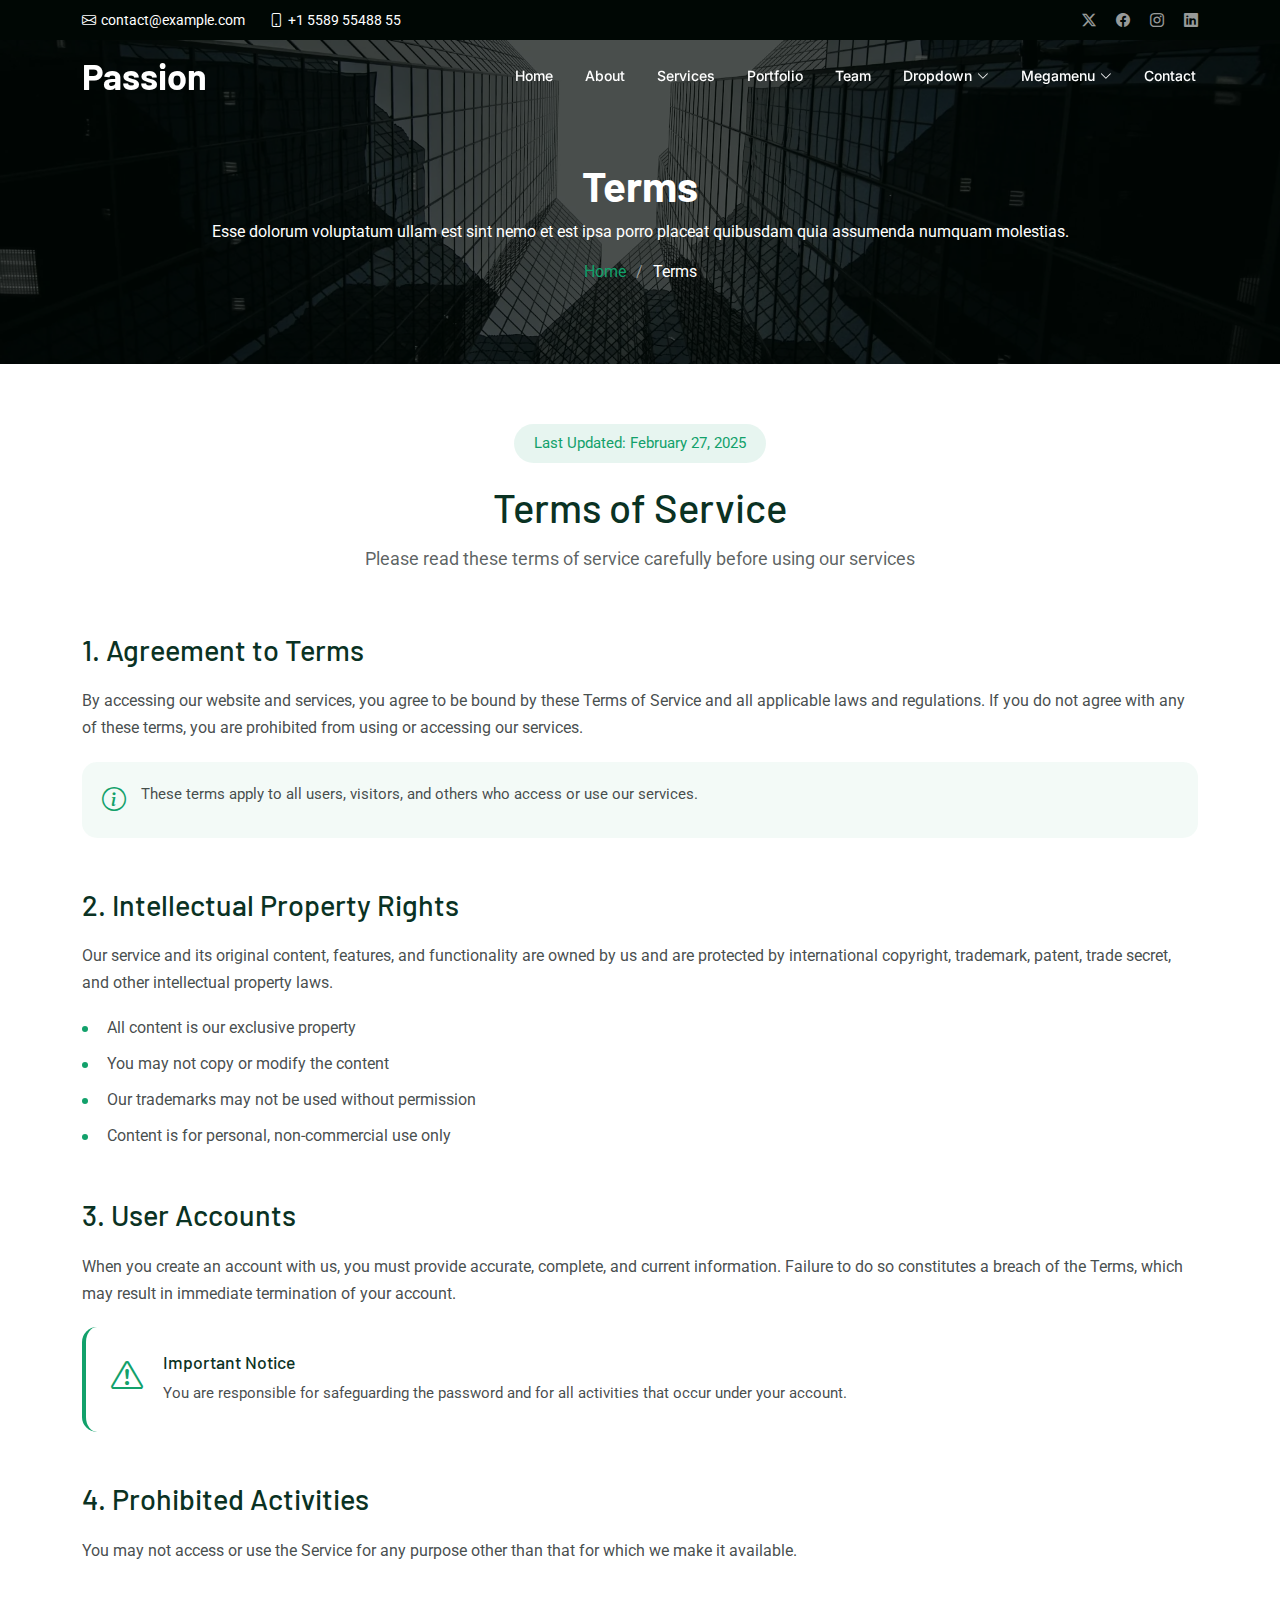
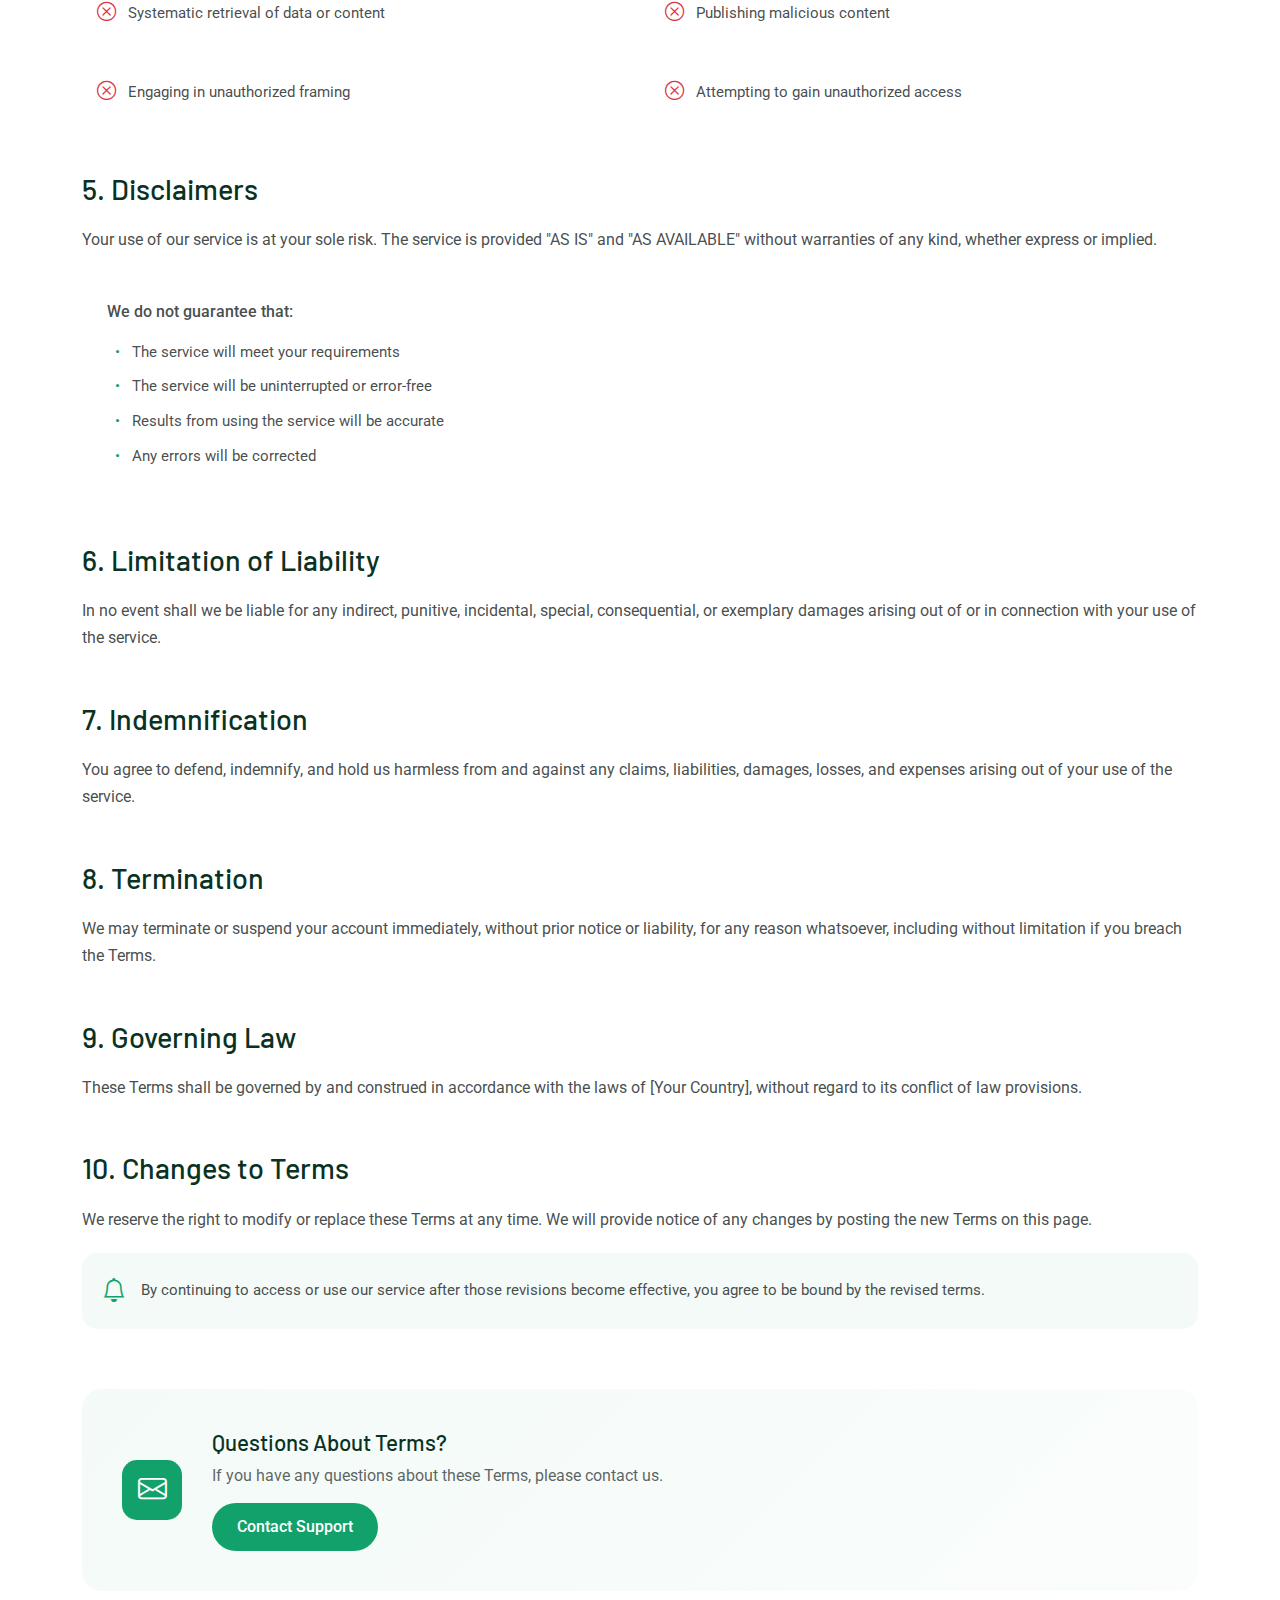
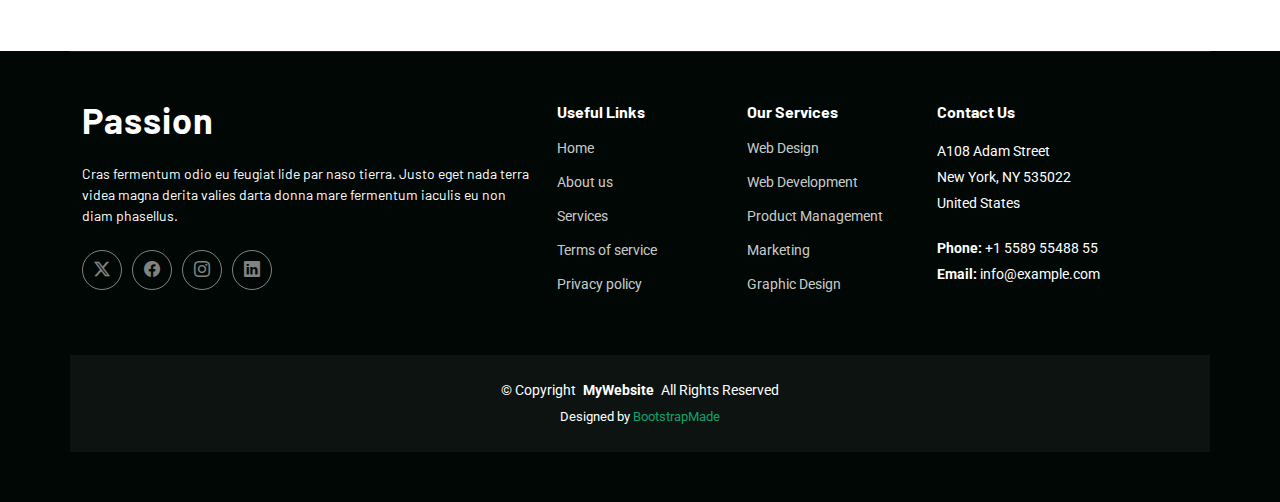
<file: terms.html>
<!DOCTYPE html>
<html lang="en">

<head>
  <meta charset="utf-8">
  <meta content="width=device-width, initial-scale=1.0" name="viewport">
  <title>Terms - Passion Bootstrap Template</title>
  <meta name="description" content="">
  <meta name="keywords" content="">

  <!-- Favicons -->
  <link href="assets/img/favicon.png" rel="icon">
  <link href="assets/img/apple-touch-icon.png" rel="apple-touch-icon">

  <!-- Fonts -->
  <link href="https://fonts.googleapis.com" rel="preconnect">
  <link href="https://fonts.gstatic.com" rel="preconnect" crossorigin>
  <link href="https://fonts.googleapis.com/css2?family=Roboto:ital,wght@0,100;0,300;0,400;0,500;0,700;0,900;1,100;1,300;1,400;1,500;1,700;1,900&family=Inter:wght@100;200;300;400;500;600;700;800;900&family=Barlow:ital,wght@0,100;0,200;0,300;0,400;0,500;0,600;0,700;0,800;0,900;1,100;1,200;1,300;1,400;1,500;1,600;1,700;1,800;1,900&display=swap" rel="stylesheet">

  <!-- Vendor CSS Files -->
  <link href="assets/vendor/bootstrap/css/bootstrap.min.css" rel="stylesheet">
  <link href="assets/vendor/bootstrap-icons/bootstrap-icons.css" rel="stylesheet">
  <link href="assets/vendor/glightbox/css/glightbox.min.css" rel="stylesheet">
  <link href="assets/vendor/swiper/swiper-bundle.min.css" rel="stylesheet">

  <!-- Main CSS File -->
  <link href="assets/css/main.css" rel="stylesheet">

  <!-- =======================================================
  * Template Name: Passion
  * Template URL: https://bootstrapmade.com/passion-bootstrap-template/
  * Updated: Jul 21 2025 with Bootstrap v5.3.7
  * Author: BootstrapMade.com
  * License: https://bootstrapmade.com/license/
  ======================================================== -->
</head>

<body class="terms-page">

  <header id="header" class="header fixed-top">

    <div class="topbar d-flex align-items-center dark-background">
      <div class="container d-flex justify-content-center justify-content-md-between">
        <div class="contact-info d-flex align-items-center">
          <i class="bi bi-envelope d-flex align-items-center"><a href="mailto:contact@example.com">contact@example.com</a></i>
          <i class="bi bi-phone d-flex align-items-center ms-4"><span>+1 5589 55488 55</span></i>
        </div>
        <div class="social-links d-none d-md-flex align-items-center">
          <a href="#" class="twitter"><i class="bi bi-twitter-x"></i></a>
          <a href="#" class="facebook"><i class="bi bi-facebook"></i></a>
          <a href="#" class="instagram"><i class="bi bi-instagram"></i></a>
          <a href="#" class="linkedin"><i class="bi bi-linkedin"></i></a>
        </div>
      </div>
    </div><!-- End Top Bar -->

    <div class="branding d-flex align-items-cente">

      <div class="container position-relative d-flex align-items-center justify-content-between">
        <a href="index.html" class="logo d-flex align-items-center">
          <!-- Uncomment the line below if you also wish to use an image logo -->
          <!-- <img src="assets/img/logo.webp" alt=""> -->
          <h1 class="sitename">Passion</h1>
        </a>

        <nav id="navmenu" class="navmenu">
          <ul>
            <li><a href="#hero">Home</a></li>
            <li><a href="#about">About</a></li>
            <li><a href="#services">Services</a></li>
            <li><a href="#portfolio">Portfolio</a></li>
            <li><a href="#team">Team</a></li>
            <li class="dropdown"><a href="#"><span>Dropdown</span> <i class="bi bi-chevron-down toggle-dropdown"></i></a>
              <ul>
                <li><a href="#">Dropdown 1</a></li>
                <li class="dropdown"><a href="#"><span>Deep Dropdown</span> <i class="bi bi-chevron-down toggle-dropdown"></i></a>
                  <ul>
                    <li><a href="#">Deep Dropdown 1</a></li>
                    <li><a href="#">Deep Dropdown 2</a></li>
                    <li><a href="#">Deep Dropdown 3</a></li>
                    <li><a href="#">Deep Dropdown 4</a></li>
                    <li><a href="#">Deep Dropdown 5</a></li>
                  </ul>
                </li>
                <li><a href="#">Dropdown 2</a></li>
                <li><a href="#">Dropdown 3</a></li>
                <li><a href="#">Dropdown 4</a></li>
              </ul>
            </li>

            <!-- Megamenu 2 -->
            <li class="megamenu-2"><a href="#"><span>Megamenu</span> <i class="bi bi-chevron-down toggle-dropdown"></i></a>

              <!-- Mobile Megamenu -->
              <ul class="mobile-megamenu">

                <li><a href="#">Product Analytics</a></li>
                <li><a href="#">Customer Insights</a></li>
                <li><a href="#">Market Research</a></li>

                <li class="dropdown"><a href="#"><span>Enterprise Software</span> <i class="bi bi-chevron-down toggle-dropdown"></i></a>
                  <ul>
                    <li><a href="#">CRM Solutions</a></li>
                    <li><a href="#">ERP Systems</a></li>
                    <li><a href="#">Workflow Automation</a></li>
                    <li><a href="#">Document Management</a></li>
                    <li><a href="#">Business Intelligence</a></li>
                    <li><a href="#">Integration Platform</a></li>
                  </ul>
                </li>

                <li class="dropdown"><a href="#"><span>Development Tools</span> <i class="bi bi-chevron-down toggle-dropdown"></i></a>
                  <ul>
                    <li><a href="#">Code Editors</a></li>
                    <li><a href="#">Version Control</a></li>
                    <li><a href="#">Testing Frameworks</a></li>
                    <li><a href="#">Deployment Tools</a></li>
                    <li><a href="#">API Management</a></li>
                    <li><a href="#">Performance Monitoring</a></li>
                  </ul>
                </li>

                <li class="dropdown"><a href="#"><span>Creative Suite</span> <i class="bi bi-chevron-down toggle-dropdown"></i></a>
                  <ul>
                    <li><a href="#">Design Software</a></li>
                    <li><a href="#">Video Editing</a></li>
                    <li><a href="#">Audio Production</a></li>
                    <li><a href="#">Animation Tools</a></li>
                    <li><a href="#">Photo Editing</a></li>
                    <li><a href="#">3D Modeling</a></li>
                  </ul>
                </li>

                <li class="dropdown"><a href="#"><span>Resources</span> <i class="bi bi-chevron-down toggle-dropdown"></i></a>
                  <ul>
                    <li><a href="#">Documentation</a></li>
                    <li><a href="#">Tutorials</a></li>
                    <li><a href="#">Community</a></li>
                    <li><a href="#">Blog Posts</a></li>
                  </ul>
                </li>

              </ul><!-- End Mobile Megamenu -->

              <!-- Desktop Megamenu -->
              <div class="desktop-megamenu">

                <div class="tab-navigation">
                  <ul class="nav nav-tabs flex-column" id="2190-megamenu-tabs" role="tablist">
                    <li class="nav-item" role="presentation">
                      <button class="nav-link active" id="2190-tab-1-tab" data-bs-toggle="tab" data-bs-target="#2190-tab-1" type="button" role="tab" aria-controls="2190-tab-1" aria-selected="true">
                        <i class="bi bi-building-gear"></i>
                        <span>Enterprise Software</span>
                      </button>
                    </li>
                    <li class="nav-item" role="presentation">
                      <button class="nav-link" id="2190-tab-2-tab" data-bs-toggle="tab" data-bs-target="#2190-tab-2" type="button" role="tab" aria-controls="2190-tab-2" aria-selected="false">
                        <i class="bi bi-code-slash"></i>
                        <span>Development Tools</span>
                      </button>
                    </li>
                    <li class="nav-item" role="presentation">
                      <button class="nav-link" id="2190-tab-3-tab" data-bs-toggle="tab" data-bs-target="#2190-tab-3" type="button" role="tab" aria-controls="2190-tab-3" aria-selected="false">
                        <i class="bi bi-palette"></i>
                        <span>Creative Suite</span>
                      </button>
                    </li>
                    <li class="nav-item" role="presentation">
                      <button class="nav-link" id="2190-tab-4-tab" data-bs-toggle="tab" data-bs-target="#2190-tab-4" type="button" role="tab" aria-controls="2190-tab-4" aria-selected="false">
                        <i class="bi bi-journal-text"></i>
                        <span>Resources</span>
                      </button>
                    </li>
                  </ul>
                </div>

                <div class="tab-content">

                  <!-- Enterprise Software Tab -->
                  <div class="tab-pane fade show active" id="2190-tab-1" role="tabpanel" aria-labelledby="2190-tab-1-tab">
                    <div class="content-grid">
                      <div class="product-section">
                        <h4>Core Solutions</h4>
                        <div class="product-list">
                          <a href="#" class="product-link">
                            <i class="bi bi-people"></i>
                            <div>
                              <span>CRM Solutions</span>
                              <small>Manage customer relationships effectively</small>
                            </div>
                          </a>
                          <a href="#" class="product-link">
                            <i class="bi bi-diagram-3"></i>
                            <div>
                              <span>ERP Systems</span>
                              <small>Integrate all business processes</small>
                            </div>
                          </a>
                          <a href="#" class="product-link">
                            <i class="bi bi-gear-wide"></i>
                            <div>
                              <span>Workflow Automation</span>
                              <small>Streamline repetitive tasks</small>
                            </div>
                          </a>
                        </div>
                      </div>

                      <div class="product-section">
                        <h4>Data &amp; Analytics</h4>
                        <div class="product-list">
                          <a href="#" class="product-link">
                            <i class="bi bi-file-earmark-text"></i>
                            <div>
                              <span>Document Management</span>
                              <small>Organize and secure documents</small>
                            </div>
                          </a>
                          <a href="#" class="product-link">
                            <i class="bi bi-bar-chart"></i>
                            <div>
                              <span>Business Intelligence</span>
                              <small>Make data-driven decisions</small>
                            </div>
                          </a>
                          <a href="#" class="product-link">
                            <i class="bi bi-share"></i>
                            <div>
                              <span>Integration Platform</span>
                              <small>Connect all your systems</small>
                            </div>
                          </a>
                        </div>
                      </div>
                    </div>

                    <div class="featured-banner">
                      <div class="banner-content">
                        <img src="assets/img/misc/misc-7.webp" alt="Enterprise Solutions" class="banner-image">
                        <div class="banner-info">
                          <h5>Enterprise Package</h5>
                          <p>Comprehensive business management solution with advanced features and 24/7 support.</p>
                          <a href="#" class="cta-btn">Get Started <i class="bi bi-arrow-right"></i></a>
                        </div>
                      </div>
                    </div>
                  </div>

                  <!-- Development Tools Tab -->
                  <div class="tab-pane fade" id="2190-tab-2" role="tabpanel" aria-labelledby="2190-tab-2-tab">
                    <div class="content-grid">
                      <div class="product-section">
                        <h4>Code &amp; Build</h4>
                        <div class="product-list">
                          <a href="#" class="product-link">
                            <i class="bi bi-code-square"></i>
                            <div>
                              <span>Code Editors</span>
                              <small>Advanced development environment</small>
                            </div>
                          </a>
                          <a href="#" class="product-link">
                            <i class="bi bi-git"></i>
                            <div>
                              <span>Version Control</span>
                              <small>Track changes and collaborate</small>
                            </div>
                          </a>
                          <a href="#" class="product-link">
                            <i class="bi bi-check2-square"></i>
                            <div>
                              <span>Testing Frameworks</span>
                              <small>Ensure code quality</small>
                            </div>
                          </a>
                        </div>
                      </div>

                      <div class="product-section">
                        <h4>Deploy &amp; Monitor</h4>
                        <div class="product-list">
                          <a href="#" class="product-link">
                            <i class="bi bi-cloud-upload"></i>
                            <div>
                              <span>Deployment Tools</span>
                              <small>Seamless application deployment</small>
                            </div>
                          </a>
                          <a href="#" class="product-link">
                            <i class="bi bi-api"></i>
                            <div>
                              <span>API Management</span>
                              <small>Design and manage APIs</small>
                            </div>
                          </a>
                          <a href="#" class="product-link">
                            <i class="bi bi-speedometer2"></i>
                            <div>
                              <span>Performance Monitoring</span>
                              <small>Track application performance</small>
                            </div>
                          </a>
                        </div>
                      </div>
                    </div>

                    <div class="featured-banner">
                      <div class="banner-content">
                        <img src="assets/img/misc/misc-12.webp" alt="Development Tools" class="banner-image">
                        <div class="banner-info">
                          <h5>Developer Suite</h5>
                          <p>Complete toolkit for modern development teams with integrated CI/CD pipelines.</p>
                          <a href="#" class="cta-btn">Explore Tools <i class="bi bi-arrow-right"></i></a>
                        </div>
                      </div>
                    </div>
                  </div>

                  <!-- Creative Suite Tab -->
                  <div class="tab-pane fade" id="2190-tab-3" role="tabpanel" aria-labelledby="2190-tab-3-tab">
                    <div class="content-grid">
                      <div class="product-section">
                        <h4>Design &amp; Visual</h4>
                        <div class="product-list">
                          <a href="#" class="product-link">
                            <i class="bi bi-brush"></i>
                            <div>
                              <span>Design Software</span>
                              <small>Professional graphic design tools</small>
                            </div>
                          </a>
                          <a href="#" class="product-link">
                            <i class="bi bi-camera-video"></i>
                            <div>
                              <span>Video Editing</span>
                              <small>Professional video production</small>
                            </div>
                          </a>
                          <a href="#" class="product-link">
                            <i class="bi bi-image"></i>
                            <div>
                              <span>Photo Editing</span>
                              <small>Advanced image manipulation</small>
                            </div>
                          </a>
                        </div>
                      </div>

                      <div class="product-section">
                        <h4>Media Production</h4>
                        <div class="product-list">
                          <a href="#" class="product-link">
                            <i class="bi bi-music-note"></i>
                            <div>
                              <span>Audio Production</span>
                              <small>Professional audio editing</small>
                            </div>
                          </a>
                          <a href="#" class="product-link">
                            <i class="bi bi-play-circle"></i>
                            <div>
                              <span>Animation Tools</span>
                              <small>Create stunning animations</small>
                            </div>
                          </a>
                          <a href="#" class="product-link">
                            <i class="bi bi-box"></i>
                            <div>
                              <span>3D Modeling</span>
                              <small>Advanced 3D design software</small>
                            </div>
                          </a>
                        </div>
                      </div>
                    </div>

                    <div class="featured-banner">
                      <div class="banner-content">
                        <img src="assets/img/misc/misc-5.webp" alt="Creative Suite" class="banner-image">
                        <div class="banner-info">
                          <h5>Creative Pro</h5>
                          <p>Everything you need for creative projects, from concept to final production.</p>
                          <a href="#" class="cta-btn">Start Creating <i class="bi bi-arrow-right"></i></a>
                        </div>
                      </div>
                    </div>
                  </div>

                  <!-- Resources Tab -->
                  <div class="tab-pane fade" id="2190-tab-4" role="tabpanel" aria-labelledby="2190-tab-4-tab">
                    <div class="resources-layout">
                      <div class="resource-categories">
                        <div class="resource-category">
                          <i class="bi bi-book"></i>
                          <h5>Documentation</h5>
                          <p>Comprehensive guides and API references for all our products and services.</p>
                          <a href="#" class="resource-link">Browse Docs <i class="bi bi-arrow-right"></i></a>
                        </div>
                        <div class="resource-category">
                          <i class="bi bi-play-circle"></i>
                          <h5>Video Tutorials</h5>
                          <p>Step-by-step video guides to help you get the most out of our solutions.</p>
                          <a href="#" class="resource-link">Watch Tutorials <i class="bi bi-arrow-right"></i></a>
                        </div>
                        <div class="resource-category">
                          <i class="bi bi-chat-square-dots"></i>
                          <h5>Community Forum</h5>
                          <p>Connect with other users, share tips, and get answers to your questions.</p>
                          <a href="#" class="resource-link">Join Community <i class="bi bi-arrow-right"></i></a>
                        </div>
                        <div class="resource-category">
                          <i class="bi bi-newspaper"></i>
                          <h5>Blog &amp; Articles</h5>
                          <p>Latest insights, best practices, and industry trends from our experts.</p>
                          <a href="#" class="resource-link">Read Blog <i class="bi bi-arrow-right"></i></a>
                        </div>
                      </div>
                    </div>
                  </div>

                </div>

              </div><!-- End Desktop Megamenu -->

            </li><!-- End Megamenu 2 -->

            <li><a href="#contact">Contact</a></li>

          </ul>
          <i class="mobile-nav-toggle d-xl-none bi bi-list"></i>
        </nav>

      </div>

    </div>

  </header>

  <main class="main">

    <!-- Page Title -->
    <div class="page-title dark-background" style="background-image: url(assets/img/bg/bg-14.webp);">
      <div class="container position-relative">
        <h1>Terms</h1>
        <p>Esse dolorum voluptatum ullam est sint nemo et est ipsa porro placeat quibusdam quia assumenda numquam molestias.</p>
        <nav class="breadcrumbs">
          <ol>
            <li><a href="index.html">Home</a></li>
            <li class="current">Terms</li>
          </ol>
        </nav>
      </div>
    </div><!-- End Page Title -->

    <!-- Terms Of Service Section -->
    <section id="terms-of-service" class="terms-of-service section">

      <div class="container">
        <!-- Page Header -->
        <div class="tos-header text-center">
          <span class="last-updated">Last Updated: February 27, 2025</span>
          <h2>Terms of Service</h2>
          <p>Please read these terms of service carefully before using our services</p>
        </div>

        <!-- Content -->
        <div class="tos-content">
          <!-- Agreement Section -->
          <div id="agreement" class="content-section">
            <h3>1. Agreement to Terms</h3>
            <p>By accessing our website and services, you agree to be bound by these Terms of Service and all applicable laws and regulations. If you do not agree with any of these terms, you are prohibited from using or accessing our services.</p>
            <div class="info-box">
              <i class="bi bi-info-circle"></i>
              <p>These terms apply to all users, visitors, and others who access or use our services.</p>
            </div>
          </div>

          <!-- Intellectual Property -->
          <div id="intellectual-property" class="content-section">
            <h3>2. Intellectual Property Rights</h3>
            <p>Our service and its original content, features, and functionality are owned by us and are protected by international copyright, trademark, patent, trade secret, and other intellectual property laws.</p>
            <ul class="list-items">
              <li>All content is our exclusive property</li>
              <li>You may not copy or modify the content</li>
              <li>Our trademarks may not be used without permission</li>
              <li>Content is for personal, non-commercial use only</li>
            </ul>
          </div>

          <!-- User Accounts -->
          <div id="user-accounts" class="content-section">
            <h3>3. User Accounts</h3>
            <p>When you create an account with us, you must provide accurate, complete, and current information. Failure to do so constitutes a breach of the Terms, which may result in immediate termination of your account.</p>
            <div class="alert-box">
              <i class="bi bi-exclamation-triangle"></i>
              <div class="alert-content">
                <h5>Important Notice</h5>
                <p>You are responsible for safeguarding the password and for all activities that occur under your account.</p>
              </div>
            </div>
          </div>

          <!-- Prohibited Activities -->
          <div id="prohibited" class="content-section">
            <h3>4. Prohibited Activities</h3>
            <p>You may not access or use the Service for any purpose other than that for which we make it available.</p>
            <div class="prohibited-list">
              <div class="prohibited-item">
                <i class="bi bi-x-circle"></i>
                <span>Systematic retrieval of data or content</span>
              </div>
              <div class="prohibited-item">
                <i class="bi bi-x-circle"></i>
                <span>Publishing malicious content</span>
              </div>
              <div class="prohibited-item">
                <i class="bi bi-x-circle"></i>
                <span>Engaging in unauthorized framing</span>
              </div>
              <div class="prohibited-item">
                <i class="bi bi-x-circle"></i>
                <span>Attempting to gain unauthorized access</span>
              </div>
            </div>
          </div>

          <!-- Disclaimers -->
          <div id="disclaimer" class="content-section">
            <h3>5. Disclaimers</h3>
            <p>Your use of our service is at your sole risk. The service is provided "AS IS" and "AS AVAILABLE" without warranties of any kind, whether express or implied.</p>
            <div class="disclaimer-box">
              <p>We do not guarantee that:</p>
              <ul>
                <li>The service will meet your requirements</li>
                <li>The service will be uninterrupted or error-free</li>
                <li>Results from using the service will be accurate</li>
                <li>Any errors will be corrected</li>
              </ul>
            </div>
          </div>

          <!-- Limitation of Liability -->
          <div id="limitation" class="content-section">
            <h3>6. Limitation of Liability</h3>
            <p>In no event shall we be liable for any indirect, punitive, incidental, special, consequential, or exemplary damages arising out of or in connection with your use of the service.</p>
          </div>

          <!-- Indemnification -->
          <div id="indemnification" class="content-section">
            <h3>7. Indemnification</h3>
            <p>You agree to defend, indemnify, and hold us harmless from and against any claims, liabilities, damages, losses, and expenses arising out of your use of the service.</p>
          </div>

          <!-- Termination -->
          <div id="termination" class="content-section">
            <h3>8. Termination</h3>
            <p>We may terminate or suspend your account immediately, without prior notice or liability, for any reason whatsoever, including without limitation if you breach the Terms.</p>
          </div>

          <!-- Governing Law -->
          <div id="governing-law" class="content-section">
            <h3>9. Governing Law</h3>
            <p>These Terms shall be governed by and construed in accordance with the laws of [Your Country], without regard to its conflict of law provisions.</p>
          </div>

          <!-- Changes -->
          <div id="changes" class="content-section">
            <h3>10. Changes to Terms</h3>
            <p>We reserve the right to modify or replace these Terms at any time. We will provide notice of any changes by posting the new Terms on this page.</p>
            <div class="notice-box">
              <i class="bi bi-bell"></i>
              <p>By continuing to access or use our service after those revisions become effective, you agree to be bound by the revised terms.</p>
            </div>
          </div>
        </div>

        <!-- Contact Section -->
        <div class="tos-contact">
          <div class="contact-box">
            <div class="contact-icon">
              <i class="bi bi-envelope"></i>
            </div>
            <div class="contact-content">
              <h4>Questions About Terms?</h4>
              <p>If you have any questions about these Terms, please contact us.</p>
              <a href="#" class="contact-link">Contact Support</a>
            </div>
          </div>
        </div>
      </div>

    </section><!-- /Terms Of Service Section -->

  </main>

  <footer id="footer" class="footer position-relative dark-background">

    <div class="container footer-top">
      <div class="row gy-4">
        <div class="col-lg-5 col-md-12 footer-about">
          <a href="index.html" class="logo d-flex align-items-center">
            <span class="sitename">Passion</span>
          </a>
          <p>Cras fermentum odio eu feugiat lide par naso tierra. Justo eget nada terra videa magna derita valies darta donna mare fermentum iaculis eu non diam phasellus.</p>
          <div class="social-links d-flex mt-4">
            <a href=""><i class="bi bi-twitter-x"></i></a>
            <a href=""><i class="bi bi-facebook"></i></a>
            <a href=""><i class="bi bi-instagram"></i></a>
            <a href=""><i class="bi bi-linkedin"></i></a>
          </div>
        </div>

        <div class="col-lg-2 col-6 footer-links">
          <h4>Useful Links</h4>
          <ul>
            <li><a href="#">Home</a></li>
            <li><a href="#">About us</a></li>
            <li><a href="#">Services</a></li>
            <li><a href="#">Terms of service</a></li>
            <li><a href="#">Privacy policy</a></li>
          </ul>
        </div>

        <div class="col-lg-2 col-6 footer-links">
          <h4>Our Services</h4>
          <ul>
            <li><a href="#">Web Design</a></li>
            <li><a href="#">Web Development</a></li>
            <li><a href="#">Product Management</a></li>
            <li><a href="#">Marketing</a></li>
            <li><a href="#">Graphic Design</a></li>
          </ul>
        </div>

        <div class="col-lg-3 col-md-12 footer-contact text-center text-md-start">
          <h4>Contact Us</h4>
          <p>A108 Adam Street</p>
          <p>New York, NY 535022</p>
          <p>United States</p>
          <p class="mt-4"><strong>Phone:</strong> <span>+1 5589 55488 55</span></p>
          <p><strong>Email:</strong> <span>info@example.com</span></p>
        </div>

      </div>
    </div>

    <div class="container copyright text-center mt-4">
      <p>© <span>Copyright</span> <strong class="px-1 sitename">MyWebsite</strong> <span>All Rights Reserved</span></p>
      <div class="credits">
        <!-- All the links in the footer should remain intact. -->
        <!-- You can delete the links only if you've purchased the pro version. -->
        <!-- Licensing information: https://bootstrapmade.com/license/ -->
        <!-- Purchase the pro version with working PHP/AJAX contact form: [buy-url] -->
        Designed by <a href="https://bootstrapmade.com/">BootstrapMade</a>
      </div>
    </div>

  </footer>

  <!-- Scroll Top -->
  <a href="#" id="scroll-top" class="scroll-top d-flex align-items-center justify-content-center"><i class="bi bi-arrow-up-short"></i></a>

  <!-- Preloader -->
  <div id="preloader">
    <div></div>
    <div></div>
    <div></div>
    <div></div>
  </div>

  <!-- Vendor JS Files -->
  <script src="assets/vendor/bootstrap/js/bootstrap.bundle.min.js"></script>
  <script src="assets/vendor/php-email-form/validate.js"></script>
  <script src="assets/vendor/glightbox/js/glightbox.min.js"></script>
  <script src="assets/vendor/purecounter/purecounter_vanilla.js"></script>
  <script src="assets/vendor/swiper/swiper-bundle.min.js"></script>
  <script src="assets/vendor/imagesloaded/imagesloaded.pkgd.min.js"></script>
  <script src="assets/vendor/isotope-layout/isotope.pkgd.min.js"></script>

  <!-- Main JS File -->
  <script src="assets/js/main.js"></script>

</body>

</html>
</file>
<file: assets/css/templatemo-chain-app-dev.css>
/*

TemplateMo 570 Chain App Dev

https://templatemo.com/tm-570-chain-app-dev

*/

/* ---------------------------------------------
Table of contents
------------------------------------------------
01. font & reset css
02. reset
03. global styles
04. header
05. banner
06. features
07. testimonials
08. contact
09. footer
10. preloader
11. search
12. portfolio

--------------------------------------------- */
/* 
---------------------------------------------
font & reset css
--------------------------------------------- 
*/
/* 
---------------------------------------------
reset
--------------------------------------------- 
*/
html, body, div, span, applet, object, iframe, h1, h2, h3, h4, h5, h6, p, blockquote, div
pre, a, abbr, acronym, address, big, cite, code, del, dfn, em, font, img, ins, kbd, q,
s, samp, small, strike, strong, sub, sup, tt, var, b, u, i, center, dl, dt, dd, ol, ul, li,
figure, header, nav, section, article, aside, footer, figcaption {
  margin: 0;
  padding: 0;
  border: 0;
  outline: 0;
}

/* clear fix */
.grid:after {
  content: '';
  display: block;
  clear: both;
}

/* ---- .grid-item ---- */

.grid-sizer,
.grid-item {
  width: 50%;
}

.grid-item {
  float: left;
}

.grid-item img {
  display: block;
  max-width: 100%;
}

.clearfix:after {
  content: ".";
  display: block;
  clear: both;
  visibility: hidden;
  line-height: 0;
  height: 0;
}

.clearfix {
  display: inline-block;
}

html[xmlns] .clearfix {
  display: block;
}

* html .clearfix {
  height: 1%;
}

ul, li {
  padding: 0;
  margin: 0;
  list-style: none;
}

header, nav, section, article, aside, footer, hgroup {
  display: block;
}

* {
  box-sizing: border-box;
}

html, body {
  font-family: 'Roboto', sans-serif;
  font-weight: 400;
  background-color: #fff;
  -ms-text-size-adjust: 100%;
  -webkit-font-smoothing: antialiased;
  -moz-osx-font-smoothing: grayscale;
}

a {
  text-decoration: none !important;
}

h1, h2, h3, h4, h5, h6 {
  margin-top: 0px;
  margin-bottom: 0px;
}

ul {
  margin-bottom: 0px;
}

p {
  font-size: 15px;
  line-height: 30px;
  font-weight: 300;
  color: #afafaf;
}

img {
  width: 100%;
  overflow: hidden;
}

/* 
---------------------------------------------
global styles
--------------------------------------------- 
*/
html,
body {
  background: #fff;
  font-family: 'Roboto', sans-serif;
}

::selection {
  background: #4b8ef1;
  color: #fff !important;
}

::-moz-selection {
  background: #4b8ef1;
  color: #fff !important;
}

@media (max-width: 991px) {
  html, body {
    overflow-x: hidden;
  }
  .mobile-top-fix {
    margin-top: 30px;
    margin-bottom: 0px;
  }
  .mobile-bottom-fix {
    margin-bottom: 30px;
  }
  .mobile-bottom-fix-big {
    margin-bottom: 60px;
  }
}

.section-heading {
  position: relative;
  z-index: 2;
}

.section-heading h4 {
  color: #2a2a2a;
  font-size: 30px;
  font-weight: 700;
  text-transform: capitalize;
  margin-bottom: 10px;
}

.section-heading h4 em {
  font-style: normal;
  color: #4b8ef1;
}

.section-heading img {
  width: 45px;
  height: 2px;
}

.section-heading p {
  margin-top: 10px;
}

.show-up {
  position: relative;
  z-index: 2;
}

.white-button a {
  display: inline-block !important;
  padding: 10px 20px !important;
  color: #4b8ef1 !important;
  text-transform: capitalize;
  font-size: 15px;
  background-color: #fff;
  border-radius: 23px;
  font-weight: 500 !important;
  letter-spacing: 0.3px !important;
  transition: all .5s;
}

.white-button a i {
  margin-left: 5px;
  font-size: 18px;
}

.white-button a:hover {
  background-color: #4b8ef1;
  color: #fff !important;
}

.text-button a {
  font-size: 15px;
}

.text-button a i {
  margin-left: 5px;
  font-size: 14px;
  transition: all .3s;
}

.text-button a:hover i {
  margin-left: 8px;
}

.gradient-button a {
  display: inline-block !important;
  padding: 10px 20px !important;
  color: #fff !important;
  text-transform: capitalize;
  font-size: 15px;
  background: rgb(19,175,240);
  background: linear-gradient(105deg, rgba(91,104,235,1) 0%, rgba(40,225,253,1) 100%);
  border-radius: 23px;
  font-weight: 500 !important;
  letter-spacing: 0.3px !important;
  transition: all .5s;
}

.gradient-button a:hover {
  color: #fff !important;
  background: rgb(19,175,240);
  background: linear-gradient(105deg, rgba(91,104,235,1) 0%, rgba(40,225,253,1) 100%);
}

.border-button a {
  display: inline-block !important;
  padding: 10px 20px !important;
  color: #4b8ef1 !important;
  border: 1px solid #4b8ef1;
  text-transform: capitalize;
  font-size: 15px;
  display: inline-block;
  background-color: #fff;
  border-radius: 23px;
  font-weight: 500 !important;
  letter-spacing: 0.3px !important;
  transition: all .5s;
}

.border-button a:hover {
  background-color: #4b8ef1;
  color: #fff !important;
}


/* 
---------------------------------------------
header
--------------------------------------------- 
*/

.background-header {
  background-color: #fff !important;
  height: 80px!important;
  border-bottom: none !important;
  position: fixed!important;
  top: 0px;
  left: 0px;
  right: 0px;
  box-shadow: 0px 5px 8px rgba(0,0,0,0.03);
}

.background-header .logo,
.background-header .main-nav .nav li a {
  color: #fff;
}

.background-header .main-nav .nav li:hover a {
  color: #4b8ef1;
}

.background-header .nav li a.active {
  position: relative;
  color: #fff;
}

.background-header .nav li a.active:after {
  position: absolute;
  width: 100%;
  height: 1px;
  background-color: #4b8ef1;
  content: '';
  left: 50%;
  bottom: -20px;
  transform: translateX(-50%);
}

.background-header .nav li:last-child a.active:after {
  background-color: transparent;
}

.header-area {
  background-color: transparent;
  border-bottom: 1px solid rgba(42,42,42,0.2);
  position: absolute;
  left: 0px;
  right: 0px;
  z-index: 100;
  height: 100px;
  -webkit-transition: all .5s ease 0s;
  -moz-transition: all .5s ease 0s;
  -o-transition: all .5s ease 0s;
  transition: all .5s ease 0s;
}

.header-area .main-nav {
  min-height: 80px;
  background: transparent;
}

.header-area .main-nav .logo {
  float: left;
  -webkit-transition: all 0.3s ease 0s;
  -moz-transition: all 0.3s ease 0s;
  -o-transition: all 0.3s ease 0s;
  transition: all 0.3s ease 0s;
}

.header-area .main-nav .logo {
    line-height: 100px;
    float: left;
    -webkit-transition: all 0.3s ease 0s;
    -moz-transition: all 0.3s ease 0s;
    -o-transition: all 0.3s ease 0s;
    transition: all 0.3s ease 0s;
}

.header-area .main-nav .logo img {
    max-width: 120px;
    height: auto;
}

.background-header .main-nav .logo {
  line-height: 80px;
}

.background-header .main-nav .nav {
  margin-top: 20px !important;
}

.header-area .main-nav .nav {
  float: right;
  margin-top: 30px;
  margin-right: 0px;
  background-color: transparent;
  -webkit-transition: all 0.3s ease 0s;
  -moz-transition: all 0.3s ease 0s;
  -o-transition: all 0.3s ease 0s;
  transition: all 0.3s ease 0s;
  position: relative;
  z-index: 999;
}

.header-area .main-nav .nav li {
  padding-left: 20px;
  padding-right: 20px;
}

.header-area .main-nav .nav li:nth-child(6) {
  padding-right: 0px;
  padding-left: 40px;
}

.header-area .main-nav .nav li:last-child a ,
.background-header .main-nav .nav li:last-child a,
.header-area .main-nav .nav li:nth-child(6) a ,
.background-header .main-nav .nav li:nth-child(6) a {
  padding: 0px 20px !important;
  font-weight: 400;
}

.header-area .main-nav .nav li:last-child a:hover ,
.background-header .main-nav .nav li:last-child a:hover,
.header-area .main-nav .nav li:nth-child(6) a:hover ,
.background-header .main-nav .nav li:nth-child(6) a:hover {
  color:#4b8ef1 !important;
}

.header-area .main-nav .nav li a {
  display: block;
  font-weight: 500;
  font-size: 15px;
  color: #2a2a2a;
  text-transform: capitalize;
  -webkit-transition: all 0.3s ease 0s;
  -moz-transition: all 0.3s ease 0s;
  -o-transition: all 0.3s ease 0s;
  transition: all 0.3s ease 0s;
  height: 40px;
  line-height: 40px;
  border: transparent;
  letter-spacing: 1px;
}

.header-area .main-nav .nav li:hover a,
.header-area .main-nav .nav li a.active {
  color: #4b8ef1!important;
}

.header-area .main-nav .nav li:last-child a.active {
  color: #fff !important;
}

.background-header .main-nav .nav li:hover a,
.background-header .main-nav .nav li a.active {
  color: #4b8ef1!important;
  opacity: 1;
}

.header-area .main-nav .nav li.submenu {
  position: relative;
  padding-right: 30px;
}

.header-area .main-nav .nav li.submenu:after {
  font-family: FontAwesome;
  content: "\f107";
  font-size: 12px;
  color: #2a2a2a;
  position: absolute;
  right: 18px;
  top: 12px;
}

.background-header .main-nav .nav li.submenu:after {
  color: #2a2a2a;
}

.header-area .main-nav .nav li.submenu ul {
  position: absolute;
  width: 200px;
  box-shadow: 0 2px 28px 0 rgba(0, 0, 0, 0.06);
  overflow: hidden;
  top: 50px;
  opacity: 0;
  transform: translateY(+2em);
  visibility: hidden;
  z-index: -1;
  transition: all 0.3s ease-in-out 0s, visibility 0s linear 0.3s, z-index 0s linear 0.01s;
}

.header-area .main-nav .nav li.submenu ul li {
  margin-left: 0px;
  padding-left: 0px;
  padding-right: 0px;
}

.header-area .main-nav .nav li.submenu ul li a {
  opacity: 1;
  display: block;
  background: #f7f7f7;
  color: #2a2a2a!important;
  padding-left: 20px;
  height: 40px;
  line-height: 40px;
  -webkit-transition: all 0.3s ease 0s;
  -moz-transition: all 0.3s ease 0s;
  -o-transition: all 0.3s ease 0s;
  transition: all 0.3s ease 0s;
  position: relative;
  font-size: 13px;
  font-weight: 400;
  border-bottom: 1px solid #eee;
}

.header-area .main-nav .nav li.submenu ul li a:hover {
  background: #fff;
  color: #4b8ef1!important;
  padding-left: 25px;
}

.header-area .main-nav .nav li.submenu ul li a:hover:before {
  width: 3px;
}

.header-area .main-nav .nav li.submenu:hover ul {
  visibility: visible;
  opacity: 1;
  z-index: 1;
  transform: translateY(0%);
  transition-delay: 0s, 0s, 0.3s;
}

.header-area .main-nav .menu-trigger {
  cursor: pointer;
  display: block;
  position: absolute;
  top: 33px;
  width: 32px;
  height: 40px;
  text-indent: -9999em;
  z-index: 99;
  right: 40px;
  display: none;
}

.background-header .main-nav .menu-trigger {
  top: 23px;
}

.header-area .main-nav .menu-trigger span,
.header-area .main-nav .menu-trigger span:before,
.header-area .main-nav .menu-trigger span:after {
  -moz-transition: all 0.4s;
  -o-transition: all 0.4s;
  -webkit-transition: all 0.4s;
  transition: all 0.4s;
  background-color: #2a2a2a;
  display: block;
  position: absolute;
  width: 30px;
  height: 2px;
  left: 0;
}

.background-header .main-nav .menu-trigger span,
.background-header .main-nav .menu-trigger span:before,
.background-header .main-nav .menu-trigger span:after {
  background-color: #2a2a2a;
}

.header-area .main-nav .menu-trigger span:before,
.header-area .main-nav .menu-trigger span:after {
  -moz-transition: all 0.4s;
  -o-transition: all 0.4s;
  -webkit-transition: all 0.4s;
  transition: all 0.4s;
  background-color: #2a2a2a;
  display: block;
  position: absolute;
  width: 30px;
  height: 2px;
  left: 0;
  width: 75%;
}

.background-header .main-nav .menu-trigger span:before,
.background-header .main-nav .menu-trigger span:after {
  background-color: #2a2a2a;
}

.header-area .main-nav .menu-trigger span:before,
.header-area .main-nav .menu-trigger span:after {
  content: "";
}

.header-area .main-nav .menu-trigger span {
  top: 16px;
}

.header-area .main-nav .menu-trigger span:before {
  -moz-transform-origin: 33% 100%;
  -ms-transform-origin: 33% 100%;
  -webkit-transform-origin: 33% 100%;
  transform-origin: 33% 100%;
  top: -10px;
  z-index: 10;
}

.header-area .main-nav .menu-trigger span:after {
  -moz-transform-origin: 33% 0;
  -ms-transform-origin: 33% 0;
  -webkit-transform-origin: 33% 0;
  transform-origin: 33% 0;
  top: 10px;
}

.header-area .main-nav .menu-trigger.active span,
.header-area .main-nav .menu-trigger.active span:before,
.header-area .main-nav .menu-trigger.active span:after {
  background-color: transparent;
  width: 100%;
}

.header-area .main-nav .menu-trigger.active span:before {
  -moz-transform: translateY(6px) translateX(1px) rotate(45deg);
  -ms-transform: translateY(6px) translateX(1px) rotate(45deg);
  -webkit-transform: translateY(6px) translateX(1px) rotate(45deg);
  transform: translateY(6px) translateX(1px) rotate(45deg);
  background-color: #2a2a2a;
}

.background-header .main-nav .menu-trigger.active span:before {
  background-color: #2a2a2a;
}

.header-area .main-nav .menu-trigger.active span:after {
  -moz-transform: translateY(-6px) translateX(1px) rotate(-45deg);
  -ms-transform: translateY(-6px) translateX(1px) rotate(-45deg);
  -webkit-transform: translateY(-6px) translateX(1px) rotate(-45deg);
  transform: translateY(-6px) translateX(1px) rotate(-45deg);
  background-color: #2a2a2a;
}

.background-header .main-nav .menu-trigger.active span:after {
  background-color: #2a2a2a;
}

.header-area.header-sticky {
  min-height: 80px;
}

.header-area .nav {
  margin-top: 30px;
}

.header-area.header-sticky .nav li a.active {
  color: #4b8ef1;
}

@media (max-width: 1200px) {
  .header-area .main-nav .nav li {
    padding-left: 12px;
    padding-right: 12px;
  }
  .header-area .main-nav:before {
    display: none;
  }
}

@media (max-width: 992px) {
  .header-area .main-nav .nav li:last-child  ,
  .background-header .main-nav .nav li:last-child {
    color: #069;
  }
  .header-area .main-nav .nav li:nth-child(6),
  .background-header .main-nav .nav li:nth-child(6) {
    padding-right: 0px;
  }
  .background-header .nav li a.active:after {
    display: none;
  }
}

@media (max-width: 767px) {
  .pre-header ul.info li:last-child,
  .pre-header ul.info li:nth-child(6) {
    display: none!important;
  }
  .background-header .main-nav .nav {
    margin-top: 80px !important;
  }
  .header-area .main-nav .logo {
    color: #1e1e1e;
  }
  .header-area.header-sticky .nav li a:hover,
  .header-area.header-sticky .nav li a.active {
    color: #4b8ef1!important;
    opacity: 1;
  }
  .header-area.header-sticky .nav li.search-icon a {
    width: 100%;
  }
  .header-area {
    background-color: #fff;
    padding: 0px 15px;
    height: 100px;
    box-shadow: none;
    text-align: center;
    box-shadow: 0px 5px 8px rgba(0,0,0,0.03);
  }
  .header-area .container {
    padding: 0px;
  }
  .header-area .logo {
    margin-left: 30px;
  }
  .header-area .menu-trigger {
    display: block !important;
  }
  .header-area .main-nav {
    overflow: hidden;
  }
  .header-area .main-nav .nav {
    float: none;
    width: 100%;
    display: none;
    -webkit-transition: all 0s ease 0s;
    -moz-transition: all 0s ease 0s;
    -o-transition: all 0s ease 0s;
    transition: all 0s ease 0s;
    margin-left: 0px;
  }
  .background-header .nav {
    margin-top: 80px;
  }
  .header-area .main-nav .nav li:first-child {
    border-top: 1px solid #eee;
  }
  .header-area.header-sticky .nav {
    margin-top: 100px;
  }
  .header-area .main-nav .nav li {
    width: 100%;
    background: #fff;
    border-bottom: 1px solid #e7e7e7;
    padding-left: 0px !important;
    padding-right: 0px !important;
  }
  .header-area .main-nav .nav li a {
    height: 50px !important;
    line-height: 50px !important;
    padding: 0px !important;
    border: none !important;
    background: #f7f7f7 !important;
    color: #191a20 !important;
  }
  .header-area .main-nav .nav li a:hover {
    background: #eee !important;
    color: #4b8ef1!important;
  }
  .header-area .main-nav .nav li.submenu ul {
    position: relative;
    visibility: inherit;
    opacity: 1;
    z-index: 1;
    transform: translateY(0%);
    transition-delay: 0s, 0s, 0.3s;
    top: 0px;
    width: 100%;
    box-shadow: none;
    height: 0px;
  }
  .header-area .main-nav .nav li.submenu ul li a {
    font-size: 12px;
    font-weight: 400;
  }
  .header-area .main-nav .nav li.submenu ul li a:hover:before {
    width: 0px;
  }
  .header-area .main-nav .nav li.submenu ul.active {
    height: auto !important;
  }
  .header-area .main-nav .nav li.submenu:after {
    color: #3B566E;
    right: 25px;
    font-size: 14px;
    top: 15px;
  }
  .header-area .main-nav .nav li.submenu:hover ul, .header-area .main-nav .nav li.submenu:focus ul {
    height: 0px;
  }
}

@media (min-width: 767px) {
  .header-area .main-nav .nav {
    display: flex !important;
  }
}

/* 
---------------------------------------------
preloader
--------------------------------------------- 
*/

.js-preloader {
    position: fixed;
    top: 0;
    left: 0;
    right: 0;
    bottom: 0;
    background-color: #fff;
    display: -webkit-box;
    display: flex;
    -webkit-box-align: center;
    align-items: center;
    -webkit-box-pack: center;
    justify-content: center;
    opacity: 1;
    visibility: visible;
    z-index: 9999;
    -webkit-transition: opacity 0.25s ease;
    transition: opacity 0.25s ease;
}

.js-preloader.loaded {
    opacity: 0;
    visibility: hidden;
    pointer-events: none;
}

@-webkit-keyframes dot {
    50% {
        -webkit-transform: translateX(96px);
        transform: translateX(96px);
    }
}

@keyframes dot {
    50% {
        -webkit-transform: translateX(96px);
        transform: translateX(96px);
    }
}

@-webkit-keyframes dots {
    50% {
        -webkit-transform: translateX(-31px);
        transform: translateX(-31px);
    }
}

@keyframes dots {
    50% {
        -webkit-transform: translateX(-31px);
        transform: translateX(-31px);
    }
}

.preloader-inner {
    position: relative;
    width: 142px;
    height: 40px;
    background: #fff;
}

.preloader-inner .dot {
    position: absolute;
    width: 16px;
    height: 16px;
    top: 12px;
    left: 15px;
    background: #4b8ef1;
    border-radius: 50%;
    -webkit-transform: translateX(0);
    transform: translateX(0);
    -webkit-animation: dot 2.8s infinite;
    animation: dot 2.8s infinite;
}

.preloader-inner .dots {
    -webkit-transform: translateX(0);
    transform: translateX(0);
    margin-top: 12px;
    margin-left: 31px;
    -webkit-animation: dots 2.8s infinite;
    animation: dots 2.8s infinite;
}

.preloader-inner .dots span {
    display: block;
    float: left;
    width: 16px;
    height: 16px;
    margin-left: 16px;
    background: #4b8ef1;
    border-radius: 50%;
}



/* 
---------------------------------------------
Banner Style
--------------------------------------------- 
*/

.main-banner {
  background-repeat: no-repeat;
  background-position: center center;
  background-size: cover;
  padding: 250px 120px 150px 120px;
  position: relative;
  overflow: hidden;
}

.main-banner:after {
  content: '';
  background-image: url(../images/slider-left-dec.png);
  background-repeat: no-repeat;
  background-size: contain;
  position: absolute;
  left: 0px;
  top: 0px;
  width: 100%;
  height: 100%;
  z-index: 1;
}

.main-banner .left-content {
  margin-right: 15px;
}

.main-banner .left-content h2 {
  z-index: 2;
  position: relative;
  font-weight: 700;
  line-height: 70px;
  font-size: 50px;
  margin-bottom: 20px;
}

.main-banner .left-content p {
  margin-bottom: 45px;
  color: #2a2a2a;
  font-weight: 400;
}

.main-banner .left-content .first-button {
  margin-right: 15px;
}

.main-banner .left-content .white-button {
  display: inline-block;
}

.main-banner .right-image {
  text-align: center;
  position: relative;
  z-index: 20;
}

.main-banner .right-image img {
  max-width: 710px;
}

.main-banner .left-content .white-button a {
  background-color: #4b8ef1;
  color: #fff !important;
}

/* 
---------------------------------------------
Services Style
--------------------------------------------- 
*/

.services {
  padding-top: 130px;
  position: relative;
}

.services  .section-heading p {
  margin-top: 10px;
  margin-left: 18%;
  margin-right: 18%;
}

.services .container-fluid {
  padding-left: 65px;
  padding-right: 65px;
}

.services:after {
  content: '';
  background-image: url(../images/services-left-dec.png);
  background-repeat: no-repeat;
  position: absolute;
  left: 0;
  bottom: -300px;
  width: 261px;
  height: 368px;
  z-index: 0;
}

.services:before {
  content: '';
  background-image: url(../images/services-right-dec.png);
  background-repeat: no-repeat;
  position: absolute;
  right: 0;
  top: 0;
  width: 1136px;
  height: 244px;
  z-index: 0;
}

.services .section-heading {
  text-align: center;
  margin-bottom: 80px;
}

.services .section-heading .line-dec {
  margin: 0 auto;
}

.service-item {
  position: relative;
  z-index: 1;
  padding: 30px;
  box-shadow: 0px 8px 40px rgba(0,0,0,0.15);
  background-color: #fff;
  border-radius: 10px;
  border-top-right-radius: 50px;
  transition: all .3s;
}

.service-item .icon {
  margin-left: 0px;
  margin-bottom: 30px;
  background-repeat: no-repeat;
  width: 50px;
  height: 50px;
  transition: all .3s;
}

.service-item h4 {
  transition: all .3s;
  font-size: 20px;
  font-weight: 700;
  margin-bottom: 15px;
}

.service-item p {
  transition: all .3s;
  font-size: 15px;
  margin-bottom: 20px;
}

.service-item:hover h4,
.service-item:hover p,
.service-item:hover .text-button a {
  color: #fff;
}

.first-service .icon {
  background-image: url(../images/service-icon-01.png);
}

.first-service:hover .icon {
  background-image: url(../images/service-icon-hover-01.png);
}

.second-service .icon {
  background-image: url(../images/service-icon-02.png);
}

.second-service:hover .icon {
  background-image: url(../images/service-icon-hover-02.png);
}


.third-service .icon {
  background-image: url(../images/service-icon-03.png);
}

.third-service:hover .icon {
  background-image: url(../images/service-icon-hover-03.png);
}

.fourth-service .icon {
  background-image: url(../images/service-icon-04.png);
}

.fourth-service:hover .icon {
  background-image: url(../images/service-icon-hover-04.png);
}

.service-item:hover {
  background-image: url(../images/service-bg.jpg);
  background-position: right top;
  background-repeat: no-repeat;
  background-size: cover;
}



/*
---------------------------------------------
About Us
---------------------------------------------
*/

.about-us {
  padding-top: 130px;
  position: relative;
}

.about-us .section-heading {
  margin-bottom: 45px;
}

.about-us .section-heading,
.about-us .box-item,
.about-us p,
.about-us .box-item .gradient-button,
.about-us .box-item span {
  position: relative;
  z-index: 1;
}

.about-us .box-item {
  box-shadow: 0px 6px 40px rgba(0,0,0,0.12);
  padding: 10px 30px;
  background-color: #fff;
  border-radius: 40px;
  margin-bottom: 30px;
}

.about-us .box-item h4 a {
  font-size: 20px;
  font-weight: 700;
  margin-top: 8px;
  color: #2a2a2a;
  transition: all .3s;
}

.about-us .box-item p {
  margin-bottom: 0px;
}

.about-us .box-item:hover h4 a {
  color: #4b8ef1;
}

.about-us .gradient-button {
  margin-top: 30px;
  margin-bottom: 10px;
}

.about-us span {
  font-size: 14px;
  color: #7a7a7a;
}

.about-us .right-image {
  position: relative;
  z-index: 1;
}

.about-us:after {
  background-image: url(../images/about-bg.jpg);
  width: 777px;
  height: 1132px;
  content: '';
  position: absolute;
  background-repeat: no-repeat;
  right: 0;
  top: 50%;
  transform: translateY(-50%);
  z-index: 0;
}



/* 
---------------------------------------------
The Clients
---------------------------------------------
*/

.the-clients {
  margin-top: 130px;
}

.the-clients  .section-heading {
  text-align: center;
  margin-bottom: 80px;
}

.the-clients  .section-heading p {
  margin-top: 10px;
  margin-left: 18%;
  margin-right: 18%;
}

.the-clients .naccs {
  position: relative;
}

.menu .thumb h4 {
  margin-bottom: 0px;
  font-size: 20px;
  color: #2a2a2a;
}

.menu .thumb span.date {
  display: inline-block;
  margin-top: 0px;
  color: #afafaf;
}

.menu .thumb span.category,
.menu .thumb span.rating {
  font-weight: 700;
  color: #afafaf;
}

.menu .thumb i {
  color: #afafaf;
}

.the-clients .naccs .menu div {
  color: #fff;
  font-size: 15px;
  margin-bottom: 15px;
  margin-top: 15px;
  text-align: left;
  padding: 0px 15px;
  cursor: pointer;
  position: relative;
  transition: 1s all cubic-bezier(0.075, 0.82, 0.165, 1);
}

.the-clients .naccs .menu div.active h4,
.the-clients .naccs .menu div.active i,
.the-clients .naccs .menu div.active span.rating,
.the-clients .naccs .menu div.active .thumb {
  color: #4b8ef1;
}

.the-clients ul.nacc {
  position: relative;
  min-height: 100%;
  list-style: none;
  margin: 0;
  padding: 0;
  transition: 0.5s all cubic-bezier(0.075, 0.82, 0.165, 1);
}

.the-clients ul.nacc li {
  opacity: 0;
  transform: translateX(-50px);
  position: absolute;
  list-style: none;
  transition: 1s all cubic-bezier(0.075, 0.82, 0.165, 1);
}

.the-clients ul.nacc li.active {
  transition-delay: 0.3s;
  position: relative;
  z-index: 2;
  opacity: 1;
  transform: translateX(0px);
}

.the-clients ul.nacc li {
  width: 100%;
}

.the-clients .nacc .thumb .client-content img {
  width: 76px;
  height: 62px;
}

.the-clients .nacc .thumb .client-content {
  padding: 60px 30px;
  background-image: url(../images/client-bg.png);
  background-size: cover;
  border-radius: 50px;
  width: 100%;
  height: auto;
  background-repeat: no-repeat;
}

.the-clients .nacc .thumb .client-content p {
  color: #fff;
  font-weight: 500;
  font-size: 16px;
  font-style: italic;
  margin-top: 30px;
}

.the-clients .nacc .thumb .down-content {
  margin-top: 30px;
}

.the-clients .nacc .thumb .down-content img {
  width: 170px;
  height: 170px;
  border-radius: 50%;
  display: inline;
}

.the-clients .nacc .thumb .down-content .right-content {
  display: inline-block;
  margin-left: 20px;
}

.the-clients .nacc .thumb .down-content .right-content h4 {
  font-size: 20px;
  font-weight: 700;
  margin-bottom: 15px;
}

.the-clients .nacc .thumb .down-content .right-content span {
  color: #2a2a2a;
}


/* 
---------------------------------------------
The Clients
---------------------------------------------
*/

.pricing-tables {
  padding-top: 130px;
}

.pricing-tables  .section-heading {
  text-align: center;
  margin-bottom: 80px;
}

.pricing-tables  .section-heading p {
  margin-top: 10px;
  margin-left: 18%;
  margin-right: 18%;
}

.pricing-item-regular {
  margin-top: 30px;
  box-shadow: 0px 8px 40px rgba(0,0,0,0.12);
  border-radius: 50px;
  padding: 90px 30px;
  text-align: center;
  position: relative;
  z-index: 1;
  overflow: hidden;
}

.pricing-item-regular:before {
  position: absolute;
  top: 0;
  left: 0;
  background-image: url(../images/regular-table-top.png);
  z-index: 0;
  content: '';
  width: 274px;
  height: 221px;
}

.pricing-item-regular:after {
  position: absolute;
  bottom: 0;
  right: 0;
  background-image: url(../images/regular-table-bottom.png);
  z-index: 0;
  content: '';
  width: 370px;
  height: 171px;
}

.pricing-item-regular span.price {
  font-size: 40px;
  color: #fff;
  position: absolute;
  font-weight: 700;
  z-index: 1;
  left: 30px;
  top: 30px;
}

.pricing-item-regular h4 {
  font-size: 20px;
  font-weight: 700;
  margin-bottom: 30px;
}

.pricing-item-regular .icon img {
  width: 120px;
  height: 106px;
  margin-bottom: 30px;
}

.pricing-item-regular ul li {
  color: #4b8ef1;
  font-size: 15px;
  margin-bottom: 15px;
}

.pricing-item-regular ul li:last-child {
  margin-bottom: 0px;
}

.pricing-item-regular ul li.non-function {
  color: #afafaf;
  text-decoration: line-through;
}

.pricing-item-regular .border-button {
  position: relative;
  z-index: 1;
  margin-top: 40px;
}

.pricing-item-pro {
  box-shadow: 0px 10px 40px rgba(0,0,0,0.15);
  border-radius: 50px;
  padding: 120px 30px;
  text-align: center;
  position: relative;
  z-index: 1;
  overflow: hidden;
}

.pricing-item-pro:before {
  position: absolute;
  top: 0;
  left: 0;
  background-image: url(../images/pro-table-top.png);
  z-index: 0;
  content: '';
  width: 281px;
  height: 251px;
}

.pricing-item-pro:after {
  position: absolute;
  bottom: 0;
  right: 0;
  background-repeat: no-repeat;
  background-size: cover;
  background-image: url(../images/pro-table-bottom.png);
  z-index: 0;
  content: '';
  width: 100%;
  height: 201px;
}

.pricing-item-pro span.price {
  font-size: 40px;
  color: #fff;
  position: absolute;
  font-weight: 700;
  z-index: 1;
  left: 30px;
  top: 30px;
}

.pricing-item-pro h4 {
  font-size: 20px;
  font-weight: 700;
  margin-bottom: 30px;
}

.pricing-item-pro .icon img {
  width: 120px;
  height: 106px;
  margin-bottom: 30px;
}

.pricing-item-pro ul li {
  color: #4b8ef1;
  font-size: 15px;
  margin-bottom: 15px;
}

.pricing-item-pro ul li:last-child {
  margin-bottom: 0px;
}

.pricing-item-pro ul li.non-function {
  color: #afafaf;
  text-decoration: line-through;
}

.pricing-item-pro .border-button {
  position: relative;
  z-index: 1;
  margin-top: 40px;
}




/* 
---------------------------------------------
Free Quote
--------------------------------------------- 
*/

.free-quote {
  background-image: url(../images/quote-bg.jpg);
  background-repeat: no-repeat;
  background-position: center center;
  background-size: cover;
  padding: 120px 0px;
  text-align: center;
  position: relative;
  z-index: 2;
  margin-top: 130px;
}

.free-quote .section-heading {
  margin-bottom: 60px;
}

.free-quote .section-heading h6,
.free-quote .section-heading h4 {
  color: #fff;
}

.free-quote .section-heading .line-dec {
  margin: 0 auto;
  background-color: #fff;
}

.free-quote form {
  background-color: #fff;
  display: inline-block;
  width: 100%;
  min-height: 80px;
  border-radius: 40px;
  position: relative;
  z-index: 1;
}

.free-quote form input {
  width: 100%;
  margin-top: 20px;
  margin-left: 30px;
  color: #afafaf;
  font-weight: 400;
  font-size: 15px;
  height: 40px;
  background-color: transparent;
  border-bottom: 1px solid #eee;
  border-top: none;
  border-left: none;
  border-right: none;
  position: relative;
  z-index: 2;
  outline: none;
}

.free-quote form button {
  width: 100%;
  height: 80px;
  border-top-right-radius: 40px;
  border-bottom-right-radius: 40px;
  outline: none;
  border: none;
  margin-left: 30px;
  background-color: #726ae3;
  font-size: 15px;
  color: #fff;
}


/* 
---------------------------------------------
Contact Section
--------------------------------------------- 
*/

.contact-section {
  padding-top: 130px;
  padding-bottom: 40px;
  position: relative;
}

.contact-section .section-heading {
  text-align: center;
  margin-bottom: 60px;
}

.contact-section .section-heading p {
  margin-top: 10px;
  margin-left: 18%;
  margin-right: 18%;
}

#contact-form {
  background-color: #fff;
  padding: 40px;
  border-radius: 20px;
  box-shadow: 0px 8px 40px rgba(0,0,0,0.15);
}

#contact-form fieldset {
  border: none;
  margin-bottom: 20px;
}

#contact-form input,
#contact-form select,
#contact-form textarea {
  width: 100%;
  border-radius: 23px;
  border: 1px solid #eee;
  background-color: #f8f8f8;
  padding: 15px 20px;
  font-size: 15px;
  color: #2a2a2a;
  outline: none;
  transition: all 0.3s;
}

#contact-form input:focus,
#contact-form select:focus,
#contact-form textarea:focus {
  border-color: #4b8ef1;
  background-color: #fff;
  box-shadow: 0px 0px 20px rgba(75, 142, 241, 0.1);
}

#contact-form input::placeholder,
#contact-form textarea::placeholder {
  color: #afafaf;
  font-weight: 300;
}

#contact-form select {
  cursor: pointer;
  appearance: none;
  background-image: url("data:image/svg+xml,%3csvg xmlns='http://www.w3.org/2000/svg' fill='none' viewBox='0 0 20 20'%3e%3cpath stroke='%236b7280' stroke-linecap='round' stroke-linejoin='round' stroke-width='1.5' d='m6 8 4 4 4-4'/%3e%3c/svg%3e");
  background-position: right 20px center;
  background-repeat: no-repeat;
  background-size: 16px;
  padding-right: 50px;
}

#contact-form select option {
  color: #2a2a2a;
  background-color: #fff;
}

#contact-form textarea {
  resize: vertical;
  min-height: 120px;
  border-radius: 15px;
  font-family: 'Roboto', sans-serif;
}

#contact-form .main-button {
  width: 100%;
  background: rgb(19,175,240);
  background: linear-gradient(105deg, rgba(91,104,235,1) 0%, rgba(40,225,253,1) 100%);
  border: none;
  border-radius: 23px;
  color: #fff;
  font-size: 15px;
  font-weight: 500;
  padding: 15px 30px;
  cursor: pointer;
  transition: all 0.3s;
  text-transform: capitalize;
  letter-spacing: 0.3px;
}

#contact-form .main-button:hover {
  transform: translateY(-2px);
  box-shadow: 0px 10px 30px rgba(75, 142, 241, 0.3);
}

#contact-form .main-button i {
  margin-left: 8px;
  font-size: 14px;
}

.contact-info {
  padding-left: 30px;
}

.contact-item {
  display: flex;
  align-items: flex-start;
  margin-bottom: 30px;
  padding: 20px;
  background-color: #fff;
  border-radius: 15px;
  box-shadow: 0px 5px 40px rgba(0,0,0,0.12);
  transition: all 0.3s;
}

.contact-item:hover {
  transform: translateY(-5px);
  box-shadow: 0px 20px 40px rgba(0,0,0,0.18);
}

.contact-item .icon {
  width: 50px;
  height: 50px;
  background: linear-gradient(105deg, rgba(91,104,235,1) 0%, rgba(40,225,253,1) 100%);
  border-radius: 50%;
  display: flex;
  align-items: center;
  justify-content: center;
  margin-right: 20px;
  flex-shrink: 0;
}

.contact-item .icon i {
  color: #fff;
  font-size: 18px;
}

.contact-item .content h4 {
  font-size: 18px;
  font-weight: 700;
  color: #2a2a2a;
  margin-bottom: 8px;
}

.contact-item .content p,
.contact-item .content a {
  color: #afafaf;
  font-size: 15px;
  line-height: 24px;
  margin-bottom: 0;
  text-decoration: none;
  transition: all 0.3s;
}

.contact-item .content a:hover {
  color: #4b8ef1;
}

/* Responsive Design for Contact Section */
@media (max-width: 992px) {
  .contact-info {
    padding-left: 0;
    margin-top: 40px;
  }
  
  #contact-form {
    padding: 30px;
  }
}

@media (max-width: 767px) {
  .contact-section {
    padding-top: 80px;
    padding-bottom: 60px;
  }
  
  .contact-section .section-heading p {
    margin-left: 5%;
    margin-right: 5%;
  }
  
  #contact-form {
    padding: 25px;
  }
  
  .contact-item {
    padding: 15px;
  }
  
  .contact-item .icon {
    width: 45px;
    height: 45px;
    margin-right: 15px;
  }
  
  .contact-item .icon i {
    font-size: 16px;
  }
  
  .contact-item .content h4 {
    font-size: 16px;
  }
}

/* 
---------------------------------------------
Footer Style
--------------------------------------------- 
*/

footer {
  background-image: url(../images/footer-bg.png);
  background-position: center top;
  background-repeat: no-repeat;
  background-size: cover;
  margin-top: 60px;
  padding-top: 300px;
  padding-bottom: 60px;
}

footer .section-heading {
  margin-bottom: 45px;
}

footer .section-heading h4 {
  line-height: 45px;
  color: #fff;
  margin-left: 13%;
  margin-right: 13%;
  text-align: center;
}

footer #search {
  margin-bottom: 80px;
}

footer #search input::placeholder {
  color: #fff;
}

footer #search input {
  font-size: 15px;
  color: #fff;
  outline: none;
  height: 46px;
  border: none;
  background-color: transparent;
  border-bottom: 1px solid #fff;
  width: 100%;
}

footer #search button {
  height: 46px;
  border-radius: 23px;
  border: 1px solid #fff;
  background-color: transparent;
  color: #fff;
  width: 100%;
  transition: all .5s;
}

footer #search button:hover {
  background-color: #fff;
  color: #4b8ef1;
}

.footer-widget .logo img {
  max-width: 120px;
  margin-bottom: 30px;
}

.footer-widget h4 {
  font-size: 20px;
  color: #fff;
  font-weight: 700;
  margin-bottom: 30px;
}

.footer-widget p {
  margin-bottom: 15px;
}

.footer-widget p,
.footer-widget p a {
  color: #fff;
}

.footer-widget ul {
  display: inline;
  max-width: 40%;
  float: left;
  margin-right: 10%;
}

.footer-widget ul li {
  margin-bottom: 10px;
}

.footer-widget ul li:last-child {
  margin-bottom: 0px;
}

.footer-widget ul li a {
  font-size: 15px;
  color: #fff;
  transition: all .3s;;
}

.footer-widget a:hover {
  opacity: 0.75;
}

footer .copyright-text p {
  text-align: center;
  margin-top: 50px;
  margin-bottom: 0px;
  color: #fff;
}

footer p a {
  color: #fff;
  transition: all .5s;
}

footer p a:hover {
  opacity: 0.75;
  color: #fff;
}


/*
---------------------------------------------
PopUp
---------------------------------------------
*/

#lean_overlay {
  position: fixed;
  z-index: 100;
  top: 0px;
  left: 0px;
  height: 100%;
  width: 100%;
  background: #000;
  display: none;
}

.popupContainer {
  position: absolute;
  width: 330px;
  height: auto;
  left: 45%;
  top: 60px;
  background: #FFF;
}

.btn {
  padding: 10px 20px;
  background: #4b8ef1;
  color: #fff;
  transition: all .3s;
}

.btn_red {
  background: #4b8ef1;
  color: #FFF;
}

.btn:hover {
  background: #E4E4E2;
}

.btn_red:hover {
  color: #2a2a2a;
  background: #E4E4E2;
}

a.btn {
  color: #fff;
  text-align: center;
  text-decoration: none;
}

a.btn_red {
  color: #FFF;
}

.one_half {
  width: 50%;
  display: block;
  float: left;
}

.one_half.last {
  width: 45%;
  margin-left: 5%;
}
/* Popup Styles*/

.popupHeader {
  font-size: 16px;
  text-transform: uppercase;
}

.popupHeader {
  background: #F4F4F2;
  position: relative;
  padding: 10px 20px;
  border-bottom: 1px solid #DDD;
  font-weight: bold;
}

.popupHeader .modal_close {
  position: absolute;
  right: 0;
  top: 0;
  padding: 10px 15px;
  background: #4b8ef1;
  cursor: pointer;
  color: #fff;
  font-size: 16px;
}

.popupBody {
  padding: 20px;
}

.social_login .social_box {
  display: block;
  clear: both;
  padding: 10px;
  margin-bottom: 10px;
  background: #F4F4F2;
  overflow: hidden;
}

.social_login .icon {
  display: inline-block;
  
  padding: 5px 10px;
  margin-right: 10px;
  float: left;
  color: #FFF;
  font-size: 16px;
  text-align: center;
}

.social_login .fb .icon {
  background: #3B5998;
}

.social_login .google .icon {
  background: #DD4B39;
}

.social_login .icon_title {
  display: block;
  padding: 5px 0;
  float: left;
  font-weight: bold;
  font-size: 16px;
  color: #777;
}

.social_login .social_box:hover {
  background: #E4E4E2;
}

.centeredText {
  color: #afafaf;
  text-align: center;
  margin: 20px 0;
  clear: both;
  overflow: hidden;
  text-transform: capitalize;
}

.user_login label {
  color: #afafaf;
}

.action_btns {
  clear: both;
  overflow: hidden;
}

.action_btns a {
  display: block;
}
/* User Login Form */

.user_login {
  display: none;
}

.user_login label {
  display: block;
  margin-bottom: 5px;
}

.user_login input[type="text"],
.user_login input[type="email"],
.user_login input[type="password"] {
  display: block;
  width: 90%;
  padding: 10px;
  border: 1px solid #DDD;
  color: #666;
}

.user_login input[type="checkbox"] {
  float: left;
  margin-right: 10px;
  width: 22px;
  height: 22px;
}

.user_login input[type="checkbox"]+label {
  float: left;
}

.user_login .checkbox {
  margin-bottom: 10px;
  clear: both;
  overflow: hidden;
}

.forgot_password {
  display: block;
  margin: 20px 0 10px;
  clear: both;
  overflow: hidden;
  text-decoration: none;
  color: #4b8ef1;
  transition: all .3s;
}
/* User Register Form */

.user_register {
  display: none;
}

.user_register label {
  color: #afafaf;
  display: block;
  margin-bottom: 5px;
}

.user_register input[type="text"],
.user_register input[type="email"],
.user_register input[type="password"] {
  display: block;
  width: 100%;
  padding: 10px;
  border: 1px solid #DDD;
  color: #666;
}

.user_register input[type="checkbox"] {
  width: 22px;
  height: 22px;
  float: left;
  margin-right: 8px;
}

.user_register input[type="checkbox"]+label {
  float: left;
  color: #afafaf;
}

.user_register .checkbox {
  margin-bottom: 10px;
  clear: both;
  overflow: hidden;
}



/* 
---------------------------------------------
responsive
--------------------------------------------- 
*/



@media (max-width: 1200px) {
  .header-area .main-nav .logo h4 {
    font-size: 24px;
  }
  .header-area .main-nav .logo h4 img {
    max-width: 25px;
    margin-left: 0px;
  }
  .header-area .main-nav .nav li:last-child {
    padding-left: 20px;
  }
  
  .main-banner .left-content h2 {
    z-index: 2;
    position: relative;
    font-weight: 700;
    line-height: 70px;
    font-size: 50px;
    margin-bottom: 20px;
  }

  .main-banner .left-content p {
    margin-bottom: 45px;
  }
}

@media (max-width: 992px) {
  .header-area {
    background-color: #fff;
  }
  .main-banner:after {
    display: none;
  } 
  .main-banner .left-content h2 {
    color: #2a2a2a;
    margin-right: 0;
  }
  .main-banner .left-content p {
    color: #afafaf;
    margin-right: 0;
  }
  .main-banner .left-content .white-button a {
    background-color: #4b8ef1;
    color: #fff !important;
  }
  form#contact {
    overflow: hidden;
  }
  .header-area .main-nav .logo h4 {
    font-size: 20px;
  }
  .main-banner .left-content {
    margin-right: 0px;
  }
  .main-banner {
    text-align: center;
    padding: 226px 0px 30px 0px;
  }
  .main-banner:before {
    display: none;
  }
  .main-banner .right-image {
    margin: 30px auto 0px auto;
    text-align: center;
  }
  .features-item {
    margin-bottom: 45px;
  }
  .last-features-item,
  .last-skill-item {
    margin-bottom: 0px !important;
  }
  .skill-item {
    margin-bottom: 30px;
  }
  .about-left-image img {
    margin-right: 0px;
    margin-bottom: 45px;;
  }
  .services .naccs .menu div {
    font-size: 15px;
    font-weight: 500;
  }
  .service-item {
    text-align: center;
    margin-bottom: 30px;
  }
  .about-us .box-item {
    text-align: center;
  }
  .about-us:after {
    display: none;
  }
  .about-us .gradient-button,
  .about-us span {
    text-align: center;
    display: block;
  }
  .about-us .right-image {
    margin-top: 30px;
  }
  .service-item .icon {
    margin: 0 auto 30px auto;
  }
  .about-us .section-heading {
    text-align: center;
  }
  .about-us .left-image {
    margin-right: 30px;
    margin-left: 30px;
    margin-bottom: 45px;
  }
  .blog-posts {
    margin-left: 0px;
    margin-top: 30px;
  }
  .post-item {
    margin-bottom: 70px;
  }
  .pricing-item-regular {
    margin-bottom: 30px;
  }
  .our-portfolio .owl-nav {
    display: none !important;
  }
  .contact-info {
    margin-top: 60px;
  }
  form#contact {
    padding: 45px;
  }
}

@media (max-width: 767px) {
  .the-clients .naccs .menu div {
    text-align: center;
  }
  footer .section-heading h4 {
    color: #2a2a2a;
  }
  footer #search {
    margin-bottom: 45px;
  }
  footer {
    padding-top: 0px;
    text-align: center;
  }
  .footer-widget ul {
    display: block;
    width: 100%;
    float: none;
    text-align: center;
    margin: 0 auto;
  }
  .footer-widget h4 {
    margin-top: 45px;
    margin-bottom: 20px;
  }
  footer #search input {
    border: 1px solid #eee;
    color: #afafaf;
    background-color: #fff;
    border-radius: 23px;
    margin-bottom: 15px;
    padding: 0px 30px;
  }
  footer #search button {
    background-color: #fff;
    color: #4b8ef1;
  }
  footer #search input::placeholder { 
    color: #2a2a2a;
  }
  .header-area .main-nav .logo h4 {
    font-size: 30px;
  }
  .header-area .main-nav .logo h4 img {
    max-width: 30px;
    margin-left: 5px;
  }
  .main-banner .info-stat {
    margin-bottom: 15px;
  }
  .menu .thumb span.date {
    margin-bottom: -20px;
    display: block;
  }
  .service-item {
    text-align: center;
    padding: 30px;
  }
  .menu .thumb span.category {
    display: none;
  }
  .about-us .right-image {
    margin-top: 30px;
  }
  .service-item .icon {
    float: none;
    margin-right: 0px;
    margin-bottom: 15px;
  }
  .service-item .right-content {
    display: inline-block;
  }
  .services .naccs .menu div .thumb {
    padding: 5px;
  }
  .services .icon img {
    margin: 0px;
  }
  .the-clients .nacc .thumb .down-content .right-content {
    margin-left: 0px;
    margin-top: 15px;
  }
  .services ul.nacc li.active {
    padding: 45px;
  }
  .services .naccs .menu div  {
    font-size: 0px;
  }
  .the-clients .nacc .thumb .down-content {
    text-align: center;
  }
  .services ul.nacc li .right-image img {
    float: none;
  }
  .our-portfolio .section-heading,
  .about-us .section-heading,
  .about-us .about-item,
  .about-us p,
  .about-us .main-green-button {
    text-align: center;
  }
  .our-portfolio .section-heading .line-dec {
    margin: 0 auto;
  }
  .our-services .section-heading {
    margin-left: 15px;
    margin-right: 15px;
  }
  .free-quote form input {
    margin-left: 0px;
    padding: 0px 30px;
  }
  .free-quote form button {
    margin-left: 0px;
    border-bottom-left-radius: 40px;
    border-top-right-radius: 0px;
  }
  .blog-posts {
    margin-left: 0px;
    margin-top: 30px;
  }
  .post-item {
    margin-bottom: 30px;
  }
  .post-item .thumb img {
    max-width: 140px;
  }
  .post-item .right-content p {
    display: none;
  }
  .about-us .about-item {
    margin-top: 15px;
  }
  form#contact {
    padding: 30px;
  }
}
</file>
<file: assets/css/main.css>
/**
* Template Name: Passion
* Template URL: https://bootstrapmade.com/passion-bootstrap-template/
* Updated: Jul 21 2025 with Bootstrap v5.3.7
* Author: BootstrapMade.com
* License: https://bootstrapmade.com/license/
*/

@charset "UTF-8";

/*--------------------------------------------------------------
# Font & Color Variables
# Help: https://bootstrapmade.com/color-system/
--------------------------------------------------------------*/
/* Fonts */
:root {
  --default-font: "Roboto",  system-ui, -apple-system, "Segoe UI", Roboto, "Helvetica Neue", Arial, "Noto Sans", "Liberation Sans", sans-serif, "Apple Color Emoji", "Segoe UI Emoji", "Segoe UI Symbol", "Noto Color Emoji";
  --heading-font: "Barlow",  sans-serif;
  --nav-font: "Inter",  sans-serif;
}

/* Global Colors - The following color variables are used throughout the website. Updating them here will change the color scheme of the entire website */
:root { 
  --background-color: #ffffff; /* Background color for the entire website, including individual sections */
  --default-color: #14201c; /* Default color used for the majority of the text content across the entire website */
  --heading-color: #0a3223; /* Color for headings, subheadings and title throughout the website */
  --accent-color: #12a16b; /* Accent color that represents your brand on the website. It's used for buttons, links, and other elements that need to stand out */
  --surface-color: #ffffff; /* The surface color is used as a background of boxed elements within sections, such as cards, icon boxes, or other elements that require a visual separation from the global background. */
  --contrast-color: #ffffff; /* Contrast color for text, ensuring readability against backgrounds of accent, heading, or default colors. */
}

/* Nav Menu Colors - The following color variables are used specifically for the navigation menu. They are separate from the global colors to allow for more customization options */
:root {
  --nav-color: #ffffff;  /* The default color of the main navmenu links */
  --nav-hover-color: #12a16b; /* Applied to main navmenu links when they are hovered over or active */
  --nav-mobile-background-color: #ffffff; /* Used as the background color for mobile navigation menu */
  --nav-dropdown-background-color: #ffffff; /* Used as the background color for dropdown items that appear when hovering over primary navigation items */
  --nav-dropdown-color: #14201c; /* Used for navigation links of the dropdown items in the navigation menu. */
  --nav-dropdown-hover-color: #12a16b; /* Similar to --nav-hover-color, this color is applied to dropdown navigation links when they are hovered over. */
}

/* Color Presets - These classes override global colors when applied to any section or element, providing reuse of the sam color scheme. */

.light-background {
  --background-color: #f4f9f7;
  --surface-color: #ffffff;
}

.dark-background {
  --background-color: #000704;
  --default-color: #ffffff;
  --heading-color: #ffffff;
  --surface-color: #28323a;
  --contrast-color: #ffffff;
}

/* Smooth scroll */
:root {
  scroll-behavior: smooth;
}

/*--------------------------------------------------------------
# General Styling & Shared Classes
--------------------------------------------------------------*/
body {
  color: var(--default-color);
  background-color: var(--background-color);
  font-family: var(--default-font);
}

a {
  color: var(--accent-color);
  text-decoration: none;
  transition: 0.3s;
}

a:hover {
  color: color-mix(in srgb, var(--accent-color), transparent 25%);
  text-decoration: none;
}

h1,
h2,
h3,
h4,
h5,
h6 {
  color: var(--heading-color);
  font-family: var(--heading-font);
}

/* PHP Email Form Messages
------------------------------*/
.php-email-form .error-message {
  display: none;
  background: #df1529;
  color: #ffffff;
  text-align: left;
  padding: 15px;
  margin-bottom: 24px;
  font-weight: 600;
}

.php-email-form .sent-message {
  display: none;
  color: #ffffff;
  background: #059652;
  text-align: center;
  padding: 15px;
  margin-bottom: 24px;
  font-weight: 600;
}

.php-email-form .loading {
  display: none;
  background: var(--surface-color);
  text-align: center;
  padding: 15px;
  margin-bottom: 24px;
}

.php-email-form .loading:before {
  content: "";
  display: inline-block;
  border-radius: 50%;
  width: 24px;
  height: 24px;
  margin: 0 10px -6px 0;
  border: 3px solid var(--accent-color);
  border-top-color: var(--surface-color);
  animation: php-email-form-loading 1s linear infinite;
}

@keyframes php-email-form-loading {
  0% {
    transform: rotate(0deg);
  }

  100% {
    transform: rotate(360deg);
  }
}

/*--------------------------------------------------------------
# Global Header
--------------------------------------------------------------*/
.header {
  --background-color: rgba(0, 0, 0, 0);
  --heading-color: #ffffff;
  --surface-color: rgba(255, 255, 255, 0.085);
  color: var(--default-color);
  transition: all 0.5s;
  z-index: 997;
  background-color: var(--background-color);
}

.header .topbar {
  background-color: var(--background-color);
  height: 40px;
  padding: 0;
  font-size: 14px;
  transition: all 0.5s;
}

.header .topbar .contact-info i {
  font-style: normal;
  color: var(--contrast-color);
}

.header .topbar .contact-info i a,
.header .topbar .contact-info i span {
  padding-left: 5px;
  color: var(--contrast-color);
}

@media (max-width: 575px) {

  .header .topbar .contact-info i a,
  .header .topbar .contact-info i span {
    font-size: 13px;
  }
}

.header .topbar .contact-info i a {
  line-height: 0;
  transition: 0.3s;
}

.header .topbar .contact-info i a:hover {
  color: var(--contrast-color);
  text-decoration: underline;
}

.header .topbar .social-links a {
  color: color-mix(in srgb, var(--contrast-color), transparent 40%);
  line-height: 0;
  transition: 0.3s;
  margin-left: 20px;
}

.header .topbar .social-links a:hover {
  color: var(--contrast-color);
}

.header .branding {
  min-height: 60px;
  padding: 10px 0;
}

.header .logo {
  line-height: 1;
}

.header .logo img {
  max-height: 100px;
}

.header .logo img {
  max-height: 100px;
  margin-right: 8px;
}

.header .logo h1 {
  font-size: 36px;
  margin: 0;
  font-weight: 700;
  color: var(--heading-color);
}

.scrolled .header {
  box-shadow: 0px 0 18px rgba(0, 0, 0, 0.1);
}

.scrolled .header .topbar {
  height: 0;
  visibility: hidden;
  overflow: hidden;
}

/* Global Header on Scroll
------------------------------*/
.scrolled .header {
  --background-color: rgba(7, 12, 16, 0.8);
}

/*--------------------------------------------------------------
# Navigation Menu
--------------------------------------------------------------*/
/* Desktop Navigation */
@media (min-width: 1200px) {
  .navmenu {
    padding: 0;
  }

  .navmenu ul {
    margin: 0;
    padding: 0;
    display: flex;
    list-style: none;
    align-items: center;
  }

  .navmenu li {
    position: relative;
  }

  .navmenu>ul>li {
    white-space: nowrap;
    padding: 15px 14px;
  }

  .navmenu>ul>li:last-child {
    padding-right: 0;
  }

  .navmenu a,
  .navmenu a:focus {
    color: var(--nav-color);
    font-size: 14px;
    padding: 0 2px;
    font-family: var(--nav-font);
    font-weight: 500;
    display: flex;
    align-items: center;
    justify-content: space-between;
    white-space: nowrap;
    transition: 0.3s;
    position: relative;
  }

  .navmenu a i,
  .navmenu a:focus i {
    font-size: 12px;
    line-height: 0;
    margin-left: 5px;
    transition: 0.3s;
  }

  .navmenu>ul>li>a:before {
    content: "";
    position: absolute;
    height: 2px;
    bottom: -6px;
    left: 0;
    background-color: var(--nav-hover-color);
    visibility: hidden;
    width: 0px;
    transition: all 0.3s ease-in-out 0s;
  }

  .navmenu a:hover:before,
  .navmenu li:hover>a:before,
  .navmenu .active:before {
    visibility: visible;
    width: 100%;
  }

  .navmenu li:hover>a,
  .navmenu .active,
  .navmenu .active:focus {
    color: color-mix(in srgb, var(--nav-color) 90%, white 15%);
  }

  .navmenu .dropdown ul {
    margin: 0;
    padding: 10px 0;
    background: var(--nav-dropdown-background-color);
    display: block;
    position: absolute;
    visibility: hidden;
    left: 14px;
    top: 130%;
    opacity: 0;
    transition: 0.3s;
    border-radius: 4px;
    z-index: 99;
    box-shadow: 0px 0px 30px rgba(0, 0, 0, 0.1);
  }

  .navmenu .dropdown ul li {
    min-width: 200px;
  }

  .navmenu .dropdown ul a {
    padding: 10px 20px;
    font-size: 15px;
    text-transform: none;
    color: var(--nav-dropdown-color);
  }

  .navmenu .dropdown ul a i {
    font-size: 12px;
  }

  .navmenu .dropdown ul a:hover,
  .navmenu .dropdown ul .active:hover,
  .navmenu .dropdown ul li:hover>a {
    color: var(--nav-dropdown-hover-color);
  }

  .navmenu .dropdown:hover>ul {
    opacity: 1;
    top: 100%;
    visibility: visible;
  }

  .navmenu .dropdown .dropdown ul {
    top: 0;
    left: -90%;
    visibility: hidden;
  }

  .navmenu .dropdown .dropdown:hover>ul {
    opacity: 1;
    top: 0;
    left: -100%;
    visibility: visible;
  }
}

/* Mobile Navigation */
@media (max-width: 1199px) {
  .mobile-nav-toggle {
    color: var(--nav-color);
    font-size: 28px;
    line-height: 0;
    margin-right: 10px;
    cursor: pointer;
    transition: color 0.3s;
  }

  .navmenu {
    padding: 0;
    z-index: 9997;
  }

  .navmenu ul {
    display: none;
    list-style: none;
    position: absolute;
    inset: 60px 20px 20px 20px;
    padding: 10px 0;
    margin: 0;
    border-radius: 6px;
    background-color: var(--nav-mobile-background-color);
    border: 1px solid color-mix(in srgb, var(--default-color), transparent 90%);
    box-shadow: none;
    overflow-y: auto;
    transition: 0.3s;
    z-index: 9998;
  }

  .navmenu a,
  .navmenu a:focus {
    color: var(--nav-dropdown-color);
    padding: 10px 20px;
    font-family: var(--nav-font);
    font-size: 17px;
    font-weight: 500;
    display: flex;
    align-items: center;
    justify-content: space-between;
    white-space: nowrap;
    transition: 0.3s;
  }

  .navmenu a i,
  .navmenu a:focus i {
    font-size: 12px;
    line-height: 0;
    margin-left: 5px;
    width: 30px;
    height: 30px;
    display: flex;
    align-items: center;
    justify-content: center;
    border-radius: 50%;
    transition: 0.3s;
    background-color: color-mix(in srgb, var(--accent-color), transparent 90%);
  }

  .navmenu a i:hover,
  .navmenu a:focus i:hover {
    background-color: var(--accent-color);
    color: var(--contrast-color);
  }

  .navmenu a:hover,
  .navmenu .active,
  .navmenu .active:focus {
    color: var(--nav-dropdown-hover-color);
  }

  .navmenu .active i,
  .navmenu .active:focus i {
    background-color: var(--accent-color);
    color: var(--contrast-color);
    transform: rotate(180deg);
  }

  .navmenu .dropdown ul {
    position: static;
    display: none;
    z-index: 99;
    padding: 10px 0;
    margin: 10px 20px;
    background-color: var(--nav-dropdown-background-color);
    transition: all 0.5s ease-in-out;
  }

  .navmenu .dropdown ul ul {
    background-color: rgba(33, 37, 41, 0.1);
  }

  .navmenu .dropdown>.dropdown-active {
    display: block;
    background-color: rgba(33, 37, 41, 0.03);
  }

  .mobile-nav-active {
    overflow: hidden;
  }

  .mobile-nav-active .mobile-nav-toggle {
    color: #fff;
    position: absolute;
    font-size: 32px;
    top: 15px;
    right: 15px;
    margin-right: 0;
    z-index: 9999;
  }

  .mobile-nav-active .navmenu {
    position: fixed;
    overflow: hidden;
    inset: 0;
    background: rgba(33, 37, 41, 0.8);
    transition: 0.3s;
  }

  .mobile-nav-active .navmenu>ul {
    display: block;
  }
}

/* Megamenu 2 - Desktop */
@media (min-width: 1200px) {
  .navmenu .megamenu-2 {
    position: static;
    /* Hide Mobile Megamenu in Desktop */
    /* Tab Navigation */
    /* Tab Content */
  }

  .navmenu .megamenu-2 .mobile-megamenu {
    display: none;
  }

  .navmenu .megamenu-2 .desktop-megamenu {
    background-color: var(--nav-dropdown-background-color);
    box-shadow: 0px 5px 20px rgba(0, 0, 0, 0.1);
    position: absolute;
    top: 130%;
    left: 0;
    right: 0;
    visibility: hidden;
    opacity: 0;
    transition: 0.3s;
    border-radius: 6px;
    z-index: 99;
    padding: 0;
    display: flex;
    max-height: 80vh;
    overflow: hidden;
  }

  .navmenu .megamenu-2:hover>.desktop-megamenu {
    opacity: 1;
    top: 100%;
    visibility: visible;
  }

  .navmenu .megamenu-2 .tab-navigation {
    width: 250px;
    background-color: color-mix(in srgb, var(--accent-color), transparent 97%);
    border-right: 1px solid color-mix(in srgb, var(--default-color), transparent 90%);
    padding: 25px 0;
    flex-shrink: 0;
  }

  .navmenu .megamenu-2 .tab-navigation .nav-tabs {
    border: none;
  }

  .navmenu .megamenu-2 .tab-navigation .nav-tabs .nav-item {
    width: 100%;
    padding-left: 10px;
  }

  .navmenu .megamenu-2 .tab-navigation .nav-tabs .nav-item .nav-link {
    display: flex;
    align-items: center;
    gap: 15px;
    padding: 18px 25px;
    border: none;
    width: 100%;
    background: transparent;
    transition: all 0.3s;
    border-left: 3px solid transparent;
    border-radius: 0;
    color: var(--nav-dropdown-color);
  }

  .navmenu .megamenu-2 .tab-navigation .nav-tabs .nav-item .nav-link:hover {
    background-color: color-mix(in srgb, var(--accent-color), transparent 94%);
    padding-left: 30px;
  }

  .navmenu .megamenu-2 .tab-navigation .nav-tabs .nav-item .nav-link.active {
    background-color: color-mix(in srgb, var(--accent-color), transparent 94%);
    border-left-color: var(--accent-color);
  }

  .navmenu .megamenu-2 .tab-navigation .nav-tabs .nav-item .nav-link.active i {
    color: var(--accent-color);
  }

  .navmenu .megamenu-2 .tab-navigation .nav-tabs .nav-item .nav-link.active span {
    color: var(--accent-color);
    font-weight: 600;
  }

  .navmenu .megamenu-2 .tab-navigation .nav-tabs .nav-item .nav-link i {
    font-size: 20px;
    transition: 0.3s;
    flex-shrink: 0;
  }

  .navmenu .megamenu-2 .tab-navigation .nav-tabs .nav-item .nav-link span {
    font-size: 15px;
    font-weight: 500;
    transition: 0.3s;
  }

  .navmenu .megamenu-2 .tab-content {
    flex: 1;
    padding: 30px;
    overflow-y: auto;
    /* Content Grid Layout */
    /* Featured Banner */
    /* Resources Layout */
  }

  .navmenu .megamenu-2 .tab-content .content-grid {
    display: grid;
    grid-template-columns: 1fr 1fr;
    gap: 40px;
    margin-bottom: 30px;
    align-items: start;
  }

  .navmenu .megamenu-2 .tab-content .content-grid .product-section h4 {
    color: var(--default-color);
    font-size: 16px;
    font-weight: 600;
    margin-bottom: 20px;
    padding-bottom: 10px;
    border-bottom: 2px solid var(--accent-color);
  }

  .navmenu .megamenu-2 .tab-content .content-grid .product-section .product-list {
    display: flex;
    flex-direction: column;
    gap: 5px;
  }

  .navmenu .megamenu-2 .tab-content .content-grid .product-section .product-list .product-link {
    display: flex;
    align-items: flex-start;
    gap: 12px;
    padding: 12px 15px;
    border-radius: 8px;
    transition: all 0.3s;
    color: var(--nav-dropdown-color);
  }

  .navmenu .megamenu-2 .tab-content .content-grid .product-section .product-list .product-link:hover {
    background-color: color-mix(in srgb, var(--accent-color), transparent 95%);
    transform: translateX(8px);
  }

  .navmenu .megamenu-2 .tab-content .content-grid .product-section .product-list .product-link:hover i {
    color: var(--accent-color);
    transform: scale(1.1);
  }

  .navmenu .megamenu-2 .tab-content .content-grid .product-section .product-list .product-link i {
    color: color-mix(in srgb, var(--nav-dropdown-color), transparent 20%);
    font-size: 18px;
    transition: all 0.3s;
    min-width: 18px;
    flex-shrink: 0;
    margin-top: 1px;
  }

  .navmenu .megamenu-2 .tab-content .content-grid .product-section .product-list .product-link div {
    flex: 1;
    min-width: 0;
  }

  .navmenu .megamenu-2 .tab-content .content-grid .product-section .product-list .product-link div span {
    display: block;
    font-size: 14px;
    font-weight: 500;
    margin-bottom: 2px;
    line-height: 1.3;
  }

  .navmenu .megamenu-2 .tab-content .content-grid .product-section .product-list .product-link div small {
    color: color-mix(in srgb, var(--nav-dropdown-color), transparent 40%);
    font-size: 12px;
    line-height: 1.3;
    display: block;
  }

  .navmenu .megamenu-2 .tab-content .featured-banner {
    background: linear-gradient(135deg, var(--surface-color) 0%, color-mix(in srgb, var(--accent-color), transparent 98%) 100%);
    border-radius: 10px;
    padding: 25px;
    border: 1px solid color-mix(in srgb, var(--accent-color), transparent 90%);
  }

  .navmenu .megamenu-2 .tab-content .featured-banner .banner-content {
    display: flex;
    align-items: center;
    gap: 20px;
  }

  .navmenu .megamenu-2 .tab-content .featured-banner .banner-content .banner-image {
    width: 80px;
    height: 80px;
    object-fit: cover;
    border-radius: 8px;
    flex-shrink: 0;
  }

  .navmenu .megamenu-2 .tab-content .featured-banner .banner-content .banner-info {
    flex: 1;
    min-width: 0;
  }

  .navmenu .megamenu-2 .tab-content .featured-banner .banner-content .banner-info h5 {
    color: var(--default-color);
    font-size: 16px;
    font-weight: 600;
    margin-bottom: 6px;
    line-height: 1.3;
  }

  .navmenu .megamenu-2 .tab-content .featured-banner .banner-content .banner-info p {
    color: var(--nav-dropdown-color);
    font-size: 13px;
    line-height: 1.5;
    margin-bottom: 15px;
  }

  .navmenu .megamenu-2 .tab-content .featured-banner .banner-content .banner-info .cta-btn {
    color: var(--accent-color);
    font-size: 14px;
    font-weight: 600;
    display: inline-flex;
    align-items: center;
    gap: 6px;
    transition: 0.3s;
  }

  .navmenu .megamenu-2 .tab-content .featured-banner .banner-content .banner-info .cta-btn:hover {
    color: color-mix(in srgb, var(--accent-color), black 15%);
  }

  .navmenu .megamenu-2 .tab-content .featured-banner .banner-content .banner-info .cta-btn:hover i {
    transform: translateX(4px);
  }

  .navmenu .megamenu-2 .tab-content .featured-banner .banner-content .banner-info .cta-btn i {
    transition: 0.3s;
  }

  .navmenu .megamenu-2 .tab-content .resources-layout .resource-categories {
    display: grid;
    grid-template-columns: 1fr 1fr;
    gap: 25px;
    align-items: start;
  }

  .navmenu .megamenu-2 .tab-content .resources-layout .resource-categories .resource-category {
    background-color: var(--surface-color);
    padding: 25px;
    border-radius: 10px;
    border: 1px solid color-mix(in srgb, var(--default-color), transparent 92%);
    transition: all 0.3s;
  }

  .navmenu .megamenu-2 .tab-content .resources-layout .resource-categories .resource-category:hover {
    box-shadow: 0 5px 20px rgba(0, 0, 0, 0.05);
    transform: translateY(-2px);
    border-color: var(--accent-color);
  }

  .navmenu .megamenu-2 .tab-content .resources-layout .resource-categories .resource-category i {
    color: var(--accent-color);
    font-size: 24px;
    margin-bottom: 15px;
    display: block;
  }

  .navmenu .megamenu-2 .tab-content .resources-layout .resource-categories .resource-category h5 {
    color: var(--default-color);
    font-size: 15px;
    font-weight: 600;
    margin-bottom: 8px;
    line-height: 1.3;
  }

  .navmenu .megamenu-2 .tab-content .resources-layout .resource-categories .resource-category p {
    color: var(--nav-dropdown-color);
    font-size: 13px;
    line-height: 1.5;
    margin-bottom: 15px;
  }

  .navmenu .megamenu-2 .tab-content .resources-layout .resource-categories .resource-category .resource-link {
    color: var(--accent-color);
    font-size: 13px;
    font-weight: 500;
    display: inline-flex;
    align-items: center;
    gap: 15px;
    transition: 0.3s;
  }

  .navmenu .megamenu-2 .tab-content .resources-layout .resource-categories .resource-category .resource-link i {
    margin: 0;
  }

  .navmenu .megamenu-2 .tab-content .resources-layout .resource-categories .resource-category .resource-link:hover {
    color: color-mix(in srgb, var(--accent-color), black 15%);
  }

  .navmenu .megamenu-2 .tab-content .resources-layout .resource-categories .resource-category .resource-link:hover i {
    transform: translateX(3px);
  }

  .navmenu .megamenu-2 .tab-content .resources-layout .resource-categories .resource-category .resource-link i {
    transition: 0.3s;
  }
}

/* Megamenu 2 - Mobile */
@media (max-width: 1199px) {
  .navmenu .megamenu-2 {
    /* Hide Desktop Megamenu in Mobile */
  }

  .navmenu .megamenu-2 .desktop-megamenu {
    display: none;
  }

  .navmenu .megamenu-2 .mobile-megamenu {
    position: static;
    display: none;
    z-index: 99;
    padding: 0;
    margin: 10px 20px;
    background-color: var(--nav-dropdown-background-color);
    border: 1px solid color-mix(in srgb, var(--default-color), transparent 90%);
    box-shadow: none;
    transition: all 0.5s ease-in-out;
    border-radius: 6px;
    overflow: hidden;
  }

  .navmenu .megamenu-2 .mobile-megamenu li {
    position: relative;
    border-bottom: 1px solid color-mix(in srgb, var(--default-color), transparent 90%);
  }

  .navmenu .megamenu-2 .mobile-megamenu li:last-child {
    border-bottom: none;
  }

  .navmenu .megamenu-2 .mobile-megamenu li a {
    padding: 14px 18px;
    display: flex;
    align-items: center;
    justify-content: space-between;
    color: var(--nav-dropdown-color);
    font-size: 15px;
    transition: 0.3s;
    font-weight: 500;
  }

  .navmenu .megamenu-2 .mobile-megamenu li a:hover {
    color: var(--nav-dropdown-hover-color);
    background-color: color-mix(in srgb, var(--accent-color), transparent 95%);
  }

  .navmenu .megamenu-2 .mobile-megamenu li ul {
    padding: 0;
    background-color: color-mix(in srgb, var(--default-color), transparent 97%);
  }

  .navmenu .megamenu-2 .mobile-megamenu li ul li a {
    padding-left: 35px;
    font-size: 14px;
    font-weight: 400;
  }

  .navmenu .megamenu-2 .mobile-megamenu.dropdown-active {
    display: block;
  }
}

/*--------------------------------------------------------------
# Global Footer
--------------------------------------------------------------*/
.footer {
  color: var(--default-color);
  background-color: var(--background-color);
  font-size: 14px;
  padding-bottom: 50px;
  position: relative;
}

.footer .footer-top {
  padding-top: 50px;
  border-top: 1px solid color-mix(in srgb, var(--default-color), transparent 90%);
}

.footer .footer-about .logo {
  line-height: 1;
  margin-bottom: 25px;
}

.footer .footer-about .logo img {
  max-height: 60px;
  margin-right: 6px;
}

.footer .footer-about .logo span {
  color: var(--heading-color);
  font-size: 36px;
  font-weight: 700;
  letter-spacing: 1px;
  font-family: var(--heading-font);
}

.footer .footer-about p {
  font-size: 14px;
  font-family: var(--heading-font);
}

.footer .social-links a {
  display: flex;
  align-items: center;
  justify-content: center;
  width: 40px;
  height: 40px;
  border-radius: 50%;
  border: 1px solid color-mix(in srgb, var(--default-color), transparent 50%);
  font-size: 16px;
  color: color-mix(in srgb, var(--default-color), transparent 50%);
  margin-right: 10px;
  transition: 0.3s;
}

.footer .social-links a:hover {
  color: var(--accent-color);
  border-color: var(--accent-color);
}

.footer h4 {
  font-size: 16px;
  font-weight: bold;
  position: relative;
  padding-bottom: 12px;
}

.footer .footer-links {
  margin-bottom: 30px;
}

.footer .footer-links ul {
  list-style: none;
  padding: 0;
  margin: 0;
}

.footer .footer-links ul i {
  padding-right: 2px;
  font-size: 12px;
  line-height: 0;
}

.footer .footer-links ul li {
  padding: 10px 0;
  display: flex;
  align-items: center;
}

.footer .footer-links ul li:first-child {
  padding-top: 0;
}

.footer .footer-links ul a {
  color: color-mix(in srgb, var(--default-color), transparent 20%);
  display: inline-block;
  line-height: 1;
}

.footer .footer-links ul a:hover {
  color: var(--accent-color);
}

.footer .footer-contact p {
  margin-bottom: 5px;
}

.footer .copyright {
  padding-top: 25px;
  padding-bottom: 25px;
  background-color: color-mix(in srgb, var(--default-color), transparent 95%);
}

.footer .copyright p {
  margin-bottom: 0;
}

.footer .credits {
  margin-top: 6px;
  font-size: 13px;
}

/*--------------------------------------------------------------
# Preloader
--------------------------------------------------------------*/
#preloader {
  position: fixed;
  inset: 0;
  z-index: 9999;
  overflow: hidden;
  background-color: var(--background-color);
  transition: all 0.6s ease-out;
  width: 100%;
  height: 100vh;
  display: flex;
  align-items: center;
  justify-content: center;
}

#preloader div {
  width: 4px;
  height: 40px;
  background-color: var(--accent-color);
  margin: 0 4px;
}

#preloader div:nth-child(1) {
  animation: animate-preloader 1s ease-in-out -0.45s infinite;
}

#preloader div:nth-child(2) {
  animation: animate-preloader 1s ease-in-out -0.3s infinite;
}

#preloader div:nth-child(3) {
  animation: animate-preloader 1s ease-in-out -0.15s infinite;
}

#preloader div:nth-child(4) {
  animation: animate-preloader 1s infinite;
}

@keyframes animate-preloader {

  0%,
  100% {
    transform: scaleY(0.3);
  }

  50% {
    transform: scaleY(1);
  }
}

/*--------------------------------------------------------------
# Scroll Top Button
--------------------------------------------------------------*/
.scroll-top {
  position: fixed;
  visibility: hidden;
  opacity: 0;
  right: 15px;
  bottom: 15px;
  z-index: 99999;
  background-color: var(--accent-color);
  width: 40px;
  height: 40px;
  border-radius: 4px;
  transition: all 0.4s;
}

.scroll-top i {
  font-size: 24px;
  color: var(--contrast-color);
  line-height: 0;
}

.scroll-top:hover {
  background-color: color-mix(in srgb, var(--accent-color), transparent 20%);
  color: var(--contrast-color);
}

.scroll-top.active {
  visibility: visible;
  opacity: 1;
}

/*--------------------------------------------------------------
# Global Page Titles & Breadcrumbs
--------------------------------------------------------------*/
.page-title {
  color: var(--default-color);
  background-color: var(--background-color);
  background-size: cover;
  background-position: center;
  background-repeat: no-repeat;
  padding: 160px 0 80px 0;
  text-align: center;
  position: relative;
}

.page-title:before {
  content: "";
  background: color-mix(in srgb, var(--background-color), transparent 30%);
  position: absolute;
  inset: 0;
}

.page-title h1 {
  font-size: 42px;
  font-weight: 700;
  margin-bottom: 10px;
}

.page-title .breadcrumbs ol {
  display: flex;
  flex-wrap: wrap;
  list-style: none;
  justify-content: center;
  padding: 0;
  margin: 0;
  font-size: 16px;
  font-weight: 400;
}

.page-title .breadcrumbs ol li+li {
  padding-left: 10px;
}

.page-title .breadcrumbs ol li+li::before {
  content: "/";
  display: inline-block;
  padding-right: 10px;
  color: color-mix(in srgb, var(--default-color), transparent 50%);
}

/*--------------------------------------------------------------
# Global Sections
--------------------------------------------------------------*/
section,
.section {
  color: var(--default-color);
  background-color: var(--background-color);
  padding: 60px 0;
  scroll-margin-top: 72px;
  overflow: clip;
}

@media (max-width: 1199px) {

  section,
  .section {
    scroll-margin-top: 60px;
  }
}

/*--------------------------------------------------------------
# Global Section Titles
--------------------------------------------------------------*/
.section-title {
  text-align: center;
  padding-bottom: 60px;
  position: relative;
}

.section-title h2 {
  font-size: 32px;
  font-weight: 700;
  margin-bottom: 20px;
  padding-bottom: 20px;
  position: relative;
}

.section-title h2:before {
  content: "";
  position: absolute;
  display: block;
  width: 160px;
  height: 1px;
  background: color-mix(in srgb, var(--default-color), transparent 60%);
  left: 0;
  right: 0;
  bottom: 1px;
  margin: auto;
}

.section-title h2::after {
  content: "";
  position: absolute;
  display: block;
  width: 60px;
  height: 3px;
  background: var(--accent-color);
  left: 0;
  right: 0;
  bottom: 0;
  margin: auto;
}

.section-title p {
  margin-bottom: 0;
}

/*--------------------------------------------------------------
# Hero Section
--------------------------------------------------------------*/
.hero {
  position: relative;
  min-height: 100vh;
  display: flex;
  align-items: center;
  overflow: hidden;
  padding: 120px 0 60px 0;
}

.hero .hero-background {
  position: absolute;
  top: 0;
  left: 0;
  width: 100%;
  height: 100%;
  z-index: 1;
}

.hero .hero-background img {
  width: 100%;
  height: 100%;
  object-fit: cover;
  object-position: center;
}

.hero .hero-background .overlay {
  position: absolute;
  top: 0;
  left: 0;
  width: 100%;
  height: 100%;
  background: linear-gradient(135deg, color-mix(in srgb, var(--background-color), transparent 25%) 0%, color-mix(in srgb, var(--background-color), transparent 10%) 500%);
}

.hero .container {
  position: relative;
  z-index: 2;
  padding: 40px 15px;
}

.hero .hero-badge {
  display: inline-block;
  padding: 8px 20px;
  background: color-mix(in srgb, var(--accent-color), transparent 20%);
  color: var(--contrast-color);
  font-size: 14px;
  font-weight: 600;
  text-transform: uppercase;
  letter-spacing: 1px;
  border-radius: 50px;
  margin-bottom: 20px;
  backdrop-filter: blur(10px);
  border: 1px solid color-mix(in srgb, var(--accent-color), transparent 60%);
}

.hero h1 {
  font-size: 56px;
  font-weight: 800;
  line-height: 1.1;
  margin-bottom: 24px;
}

.hero p {
  font-size: 20px;
  line-height: 1.6;
  margin-bottom: 40px;
  color: color-mix(in srgb, var(--default-color), transparent 30%);
  max-width: 500px;
}

.hero .hero-actions {
  display: flex;
  gap: 24px;
  align-items: center;
  margin-bottom: 60px;
  flex-wrap: wrap;
}

.hero .hero-actions .btn-primary {
  background: var(--accent-color);
  color: var(--contrast-color);
  padding: 16px 32px;
  font-size: 16px;
  font-weight: 600;
  border-radius: 8px;
  text-decoration: none;
  transition: all 0.3s ease;
  box-shadow: 0 4px 15px color-mix(in srgb, var(--accent-color), transparent 60%);
}

.hero .hero-actions .btn-primary:hover {
  background: color-mix(in srgb, var(--accent-color), black 10%);
  transform: translateY(-2px);
  box-shadow: 0 8px 25px color-mix(in srgb, var(--accent-color), transparent 40%);
  color: var(--contrast-color);
}

.hero .hero-actions .btn-secondary {
  display: flex;
  align-items: center;
  gap: 12px;
  text-decoration: none;
  font-weight: 600;
  font-size: 16px;
  transition: all 0.3s ease;
}

.hero .hero-actions .btn-secondary i {
  font-size: 24px;
  color: var(--accent-color);
}

.hero .hero-actions .btn-secondary:hover {
  color: var(--accent-color);
  transform: translateX(5px);
}

.hero .hero-stats {
  display: flex;
  gap: 40px;
  flex-wrap: wrap;
}

.hero .hero-stats .stat-item {
  text-align: left;
}

.hero .hero-stats .stat-item .stat-number {
  display: block;
  font-size: 32px;
  font-weight: 800;
  color: var(--accent-color);
  line-height: 1;
  margin-bottom: 4px;
}

.hero .hero-stats .stat-item .stat-label {
  font-size: 14px;
  color: color-mix(in srgb, var(--default-color), transparent 30%);
  text-transform: uppercase;
  letter-spacing: 0.5px;
}

.hero .hero-visual {
  position: relative;
}

.hero .feature-card {
  background: rgba(255, 255, 255, 0.1);
  border: 1px solid rgba(255, 255, 255, 0.2);
  backdrop-filter: blur(5px);
  border-radius: 16px;
  padding: 24px;
  display: flex;
  flex-direction: column;
  align-items: center;
  text-align: center;
  box-shadow: 0 8px 32px rgba(0, 0, 0, 0.1);
  transition: transform 0.3s ease;
  margin-bottom: 20px;
  height: calc(50% - 10px);
}

.hero .feature-card:hover {
  transform: translateY(-5px);
}

.hero .feature-card i {
  font-size: 32px;
  color: var(--accent-color);
  margin-bottom: 12px;
}

.hero .feature-card span {
  font-size: 14px;
  font-weight: 600;
  color: color-mix(in srgb, var(--default-color), transparent 30%);
}

.hero .feature-card:last-child {
  margin-bottom: 0;
}

@media (max-width: 992px) {
  .hero .hero-visual {
    margin-top: 60px;
  }

  .hero .feature-card {
    padding: 20px;
  }
}

@media (max-width: 768px) {
  .hero h1 {
    font-size: 42px;
  }

  .hero p {
    font-size: 18px;
  }

  .hero .hero-actions {
    flex-direction: column;
    align-items: flex-start;
    gap: 16px;
  }

  .hero .hero-stats {
    gap: 24px;
  }

  .hero .feature-card {
    padding: 16px;
  }

  .hero .feature-card i {
    font-size: 24px;
  }

  .hero .feature-card span {
    font-size: 12px;
  }
}

@media (max-width: 576px) {
  .hero h1 {
    font-size: 36px;
  }

  .hero .hero-visual {
    margin-top: 40px;
  }

  .hero .feature-card {
    padding: 12px;
    margin-bottom: 12px;
  }

  .hero .feature-card i {
    font-size: 20px;
    margin-bottom: 8px;
  }

  .hero .feature-card span {
    font-size: 11px;
  }
}

/*--------------------------------------------------------------
# About Section
--------------------------------------------------------------*/
.about {
  padding-top: 60px;
  padding-bottom: 60px;
}

.about .content {
  padding-right: 20px;
}

.about .content h2 {
  font-size: 2.5rem;
  font-weight: 700;
  margin-bottom: 1.5rem;
  line-height: 1.2;
}

@media (max-width: 768px) {
  .about .content h2 {
    font-size: 2rem;
  }
}

.about .content .lead {
  font-size: 1.25rem;
  font-weight: 500;
  color: color-mix(in srgb, var(--default-color), transparent 20%);
  margin-bottom: 1.5rem;
  line-height: 1.6;
}

.about .content p {
  margin-bottom: 1.25rem;
  line-height: 1.7;
  color: color-mix(in srgb, var(--default-color), transparent 15%);
}

@media (max-width: 992px) {
  .about .content {
    padding-right: 0;
    margin-bottom: 3rem;
  }
}

.about .stats-container {
  margin: 3rem 0;
  padding: 2rem 0;
  border-top: 1px solid color-mix(in srgb, var(--default-color), transparent 85%);
  border-bottom: 1px solid color-mix(in srgb, var(--default-color), transparent 85%);
}

.about .stat-item {
  text-align: center;
  margin-bottom: 1.5rem;
}

.about .stat-item .number {
  font-size: 2.5rem;
  font-weight: 700;
  color: var(--accent-color);
  margin-bottom: 0.5rem;
  font-family: var(--heading-font);
}

.about .stat-item .label {
  font-size: 0.9rem;
  color: color-mix(in srgb, var(--default-color), transparent 30%);
  text-transform: uppercase;
  letter-spacing: 0.5px;
}

@media (max-width: 768px) {
  .about .stat-item {
    margin-bottom: 2rem;
  }

  .about .stat-item .number {
    font-size: 2rem;
  }
}

.about .cta-wrapper {
  display: flex;
  gap: 1rem;
  align-items: center;
}

@media (max-width: 576px) {
  .about .cta-wrapper {
    flex-direction: column;
    align-items: stretch;
  }
}

.about .btn {
  padding: 12px 30px;
  border-radius: 50px;
  font-weight: 600;
  text-transform: uppercase;
  letter-spacing: 0.5px;
  transition: all 0.3s ease;
  border: 2px solid transparent;
}

.about .btn.btn-primary {
  background-color: var(--accent-color);
  color: var(--contrast-color);
  border-color: var(--accent-color);
}

.about .btn.btn-primary:hover {
  background-color: color-mix(in srgb, var(--accent-color), black 15%);
  transform: translateY(-2px);
}

.about .btn.btn-outline {
  background-color: transparent;
  color: var(--accent-color);
  border-color: var(--accent-color);
}

.about .btn.btn-outline:hover {
  background-color: var(--accent-color);
  color: var(--contrast-color);
  transform: translateY(-2px);
}

.about .image-wrapper {
  position: relative;
  padding-left: 20px;
}

@media (max-width: 992px) {
  .about .image-wrapper {
    padding-left: 0;
    margin-top: 2rem;
  }
}

.about .image-wrapper .main-image {
  border-radius: 20px;
  box-shadow: 0 20px 40px color-mix(in srgb, var(--default-color), transparent 85%);
}

.about .image-wrapper .floating-card {
  position: absolute;
  bottom: 30px;
  left: -20px;
  background-color: var(--surface-color);
  border-radius: 15px;
  padding: 1.5rem;
  box-shadow: 0 15px 30px color-mix(in srgb, var(--default-color), transparent 80%);
  border: 1px solid color-mix(in srgb, var(--default-color), transparent 90%);
}

@media (max-width: 992px) {
  .about .image-wrapper .floating-card {
    left: 20px;
    bottom: 20px;
    padding: 1rem;
  }
}

@media (max-width: 576px) {
  .about .image-wrapper .floating-card {
    position: static;
    margin-top: 2rem;
  }
}

.about .image-wrapper .floating-card .card-content {
  display: flex;
  align-items: center;
  gap: 1rem;
}

.about .image-wrapper .floating-card .card-content i {
  font-size: 2rem;
  color: var(--accent-color);
  background-color: color-mix(in srgb, var(--accent-color), transparent 90%);
  width: 60px;
  height: 60px;
  border-radius: 12px;
  display: flex;
  align-items: center;
  justify-content: center;
}

.about .image-wrapper .floating-card .card-content .text h5 {
  margin: 0 0 0.25rem 0;
  font-size: 1.1rem;
  font-weight: 600;
}

.about .image-wrapper .floating-card .card-content .text span {
  font-size: 0.9rem;
  color: color-mix(in srgb, var(--default-color), transparent 40%);
}

/*--------------------------------------------------------------
# Clients Section
--------------------------------------------------------------*/
.clients {
  padding-top: 0px;
  padding-bottom: 20px;
}

.clients .clients-slider {
  overflow: hidden;
  background-color: var(--surface-color);
  border: 1px solid color-mix(in srgb, var(--default-color), transparent 90%);
}

.clients .swiper-wrapper {
  height: auto !important;
  align-items: stretch;
  transition-timing-function: linear;
}

.clients .swiper-slide {
  height: auto;
  border-right: 1px solid color-mix(in srgb, var(--default-color), transparent 90%);
}

.clients .swiper-slide:last-child {
  border-right: none;
}

.clients .client-logo {
  display: flex;
  justify-content: center;
  align-items: center;
  overflow: hidden;
  padding: 20px;
  height: 100%;
}

.clients .client-logo img {
  max-width: 90%;
  transition: 0.3s;
  opacity: 0.5;
  filter: grayscale(100);
}

.clients .client-logo img:hover {
  filter: none;
  opacity: 1;
}

@media (max-width: 640px) {
  .clients .client-logo {
    padding: 20px;
  }
}

/*--------------------------------------------------------------
# Featured Services Section
--------------------------------------------------------------*/
.featured-services {
  position: relative;
}

.featured-services .services-content .subtitle {
  display: inline-block;
  background-color: color-mix(in srgb, var(--accent-color), transparent 94%);
  color: var(--accent-color);
  padding: 8px 16px;
  border-radius: 6px;
  font-size: 16px;
  font-weight: 500;
  text-transform: uppercase;
  margin-bottom: 20px;
}

.featured-services .services-content h2 {
  font-size: 42px;
  font-weight: 600;
  line-height: 1.2;
  margin-bottom: 20px;
}

@media (max-width: 992px) {
  .featured-services .services-content h2 {
    font-size: 32px;
  }
}

@media (max-width: 768px) {
  .featured-services .services-content h2 {
    font-size: 28px;
  }
}

.featured-services .services-content p {
  font-size: 18px;
  line-height: 1.6;
  margin-bottom: 25px;
}

.featured-services .services-content .btn-consultation {
  display: inline-flex;
  align-items: center;
  background-color: var(--accent-color);
  color: var(--contrast-color);
  padding: 12px 24px;
  border-radius: 4px;
  font-weight: 500;
  transition: all 0.3s ease;
}

.featured-services .services-content .btn-consultation span {
  margin-right: 8px;
}

.featured-services .services-content .btn-consultation i {
  transition: transform 0.3s ease;
}

.featured-services .services-content .btn-consultation:hover {
  background-color: color-mix(in srgb, var(--accent-color), #000 15%);
}

.featured-services .services-content .btn-consultation:hover i {
  transform: translateX(5px);
}

.featured-services .services-image {
  position: relative;
  height: 380px;
  display: flex;
  justify-content: flex-end;
}

.featured-services .services-image img {
  position: relative;
  z-index: 2;
  max-height: 100%;
  object-fit: cover;
}

.featured-services .services-image .shape-circle {
  position: absolute;
  right: -30px;
  top: -30px;
  height: 180px;
  width: 180px;
  background-color: color-mix(in srgb, var(--accent-color), transparent 90%);
  border-radius: 50%;
  z-index: 1;
}

.featured-services .services-image .shape-accent {
  position: absolute;
  bottom: 0;
  left: 0;
  height: 100px;
  width: 100px;
  background-color: color-mix(in srgb, var(--accent-color), transparent 90%);
  z-index: 1;
  animation: float 5s infinite ease-in-out;
}

@media (max-width: 992px) {
  .featured-services .services-image {
    margin-top: 30px;
    height: 300px;
    justify-content: center;
  }
}

.featured-services .services-slider {
  position: relative;
  margin-top: 30px;
  padding-top: 30px;
}

.featured-services .services-slider .swiper-wrapper {
  height: auto !important;
}

.featured-services .service-card {
  background-color: var(--surface-color);
  padding: 32px;
  border-radius: 16px;
  position: relative;
  transition: all 0.4s;
  overflow: hidden;
  height: 100%;
  box-shadow: 0 5px 15px rgba(0, 0, 0, 0.05);
}

.featured-services .service-card .icon-box {
  height: 70px;
  width: 70px;
  display: flex;
  align-items: center;
  justify-content: center;
  background-color: var(--accent-color);
  border-radius: 50%;
  margin-bottom: 20px;
  transition: all 0.4s;
}

.featured-services .service-card .icon-box i {
  font-size: 30px;
  color: var(--contrast-color);
  transition: all 0.4s;
}

.featured-services .service-card .arrow-link {
  display: flex;
  align-items: center;
  justify-content: center;
  height: 40px;
  width: 40px;
  color: var(--accent-color);
  background-color: var(--surface-color);
  border-radius: 50%;
  transform: rotate(-45deg);
  position: absolute;
  right: -50px;
  top: -50px;
  transition: all 0.4s;
  box-shadow: 0 2px 10px rgba(0, 0, 0, 0.1);
}

.featured-services .service-card .content h4 {
  font-size: 22px;
  font-weight: 600;
  margin-bottom: 15px;
}

.featured-services .service-card .content h4 a {
  color: var(--heading-color);
  transition: all 0.4s;
}

.featured-services .service-card .content p {
  font-size: 16px;
  line-height: 1.6;
  margin-bottom: 20px;
  transition: all 0.4s;
}

.featured-services .service-card .content .service-number {
  position: relative;
  padding-left: 76px;
  color: var(--accent-color);
  font-size: 18px;
  font-weight: 500;
  transition: all 0.4s;
}

.featured-services .service-card .content .service-number::after {
  content: "";
  position: absolute;
  left: 0;
  top: 12px;
  height: 1px;
  width: 70px;
  background-color: var(--accent-color);
  transition: all 0.4s;
}

.featured-services .service-card:hover {
  background-color: var(--accent-color);
  transform: translateY(-5px);
}

.featured-services .service-card:hover .icon-box {
  background-color: var(--contrast-color);
}

.featured-services .service-card:hover .icon-box i {
  color: var(--accent-color);
}

.featured-services .service-card:hover .arrow-link {
  top: 16px;
  right: 16px;
  background-color: var(--contrast-color);
}

.featured-services .service-card:hover .content h4 a {
  color: var(--contrast-color);
}

.featured-services .service-card:hover .content p {
  color: var(--contrast-color);
}

.featured-services .service-card:hover .content .service-number {
  color: var(--contrast-color);
  padding-left: 0;
}

.featured-services .service-card:hover .content .service-number::after {
  background-color: var(--contrast-color);
  left: 30px;
}

.featured-services .swiper-navigation {
  display: flex;
  justify-content: flex-end;
  margin-top: 30px;
}

.featured-services .swiper-navigation button {
  display: inline-flex;
  align-items: center;
  justify-content: center;
  border: none;
  border-radius: 50%;
  height: 56px;
  width: 56px;
  background-color: var(--accent-color);
  color: var(--contrast-color);
  font-size: 20px;
  transition: all 0.4s;
  margin-right: 10px;
}

.featured-services .swiper-navigation button:last-child {
  margin-right: 0;
}

.featured-services .swiper-navigation button:hover {
  background-color: color-mix(in srgb, var(--accent-color), #000 15%);
}

@keyframes float {

  0%,
  100% {
    transform: translateY(0);
  }

  50% {
    transform: translateY(-15px);
  }
}

/*--------------------------------------------------------------
# How We Work Section
--------------------------------------------------------------*/
.how-we-work .steps-grid {
  display: grid;
  grid-template-columns: repeat(auto-fit, minmax(280px, 1fr));
  gap: 2rem;
  position: relative;
  margin-bottom: 3rem;
}

@media (min-width: 992px) {
  .how-we-work .steps-grid {
    grid-template-columns: repeat(4, 1fr);
  }
}

@media (max-width: 768px) {
  .how-we-work .steps-grid {
    gap: 1.5rem;
  }
}

.how-we-work .step-card {
  background: var(--surface-color);
  padding: 2.5rem 2rem;
  border-radius: 20px;
  text-align: center;
  position: relative;
  box-shadow: 0 10px 40px rgba(0, 0, 0, 0.08);
  transition: all 0.3s ease;
  border: 1px solid color-mix(in srgb, var(--accent-color), transparent 90%);
}

.how-we-work .step-card:hover {
  transform: translateY(-10px);
  box-shadow: 0 20px 60px rgba(0, 0, 0, 0.15);
  border-color: var(--accent-color);
}

.how-we-work .step-card:hover .step-icon {
  background-color: var(--accent-color);
  color: var(--contrast-color);
  transform: scale(1.1);
}

.how-we-work .step-card:hover .step-arrow {
  transform: translateX(5px);
}

.how-we-work .step-card .step-icon {
  width: 80px;
  height: 80px;
  border-radius: 50%;
  background: linear-gradient(135deg, color-mix(in srgb, var(--accent-color), transparent 80%) 0%, color-mix(in srgb, var(--accent-color), transparent 90%) 100%);
  color: var(--accent-color);
  display: flex;
  align-items: center;
  justify-content: center;
  font-size: 2rem;
  margin: 0 auto 1.5rem;
  transition: all 0.3s ease;
}

.how-we-work .step-card .step-number {
  background: linear-gradient(135deg, var(--accent-color) 0%, color-mix(in srgb, var(--accent-color), #000 20%) 100%);
  color: var(--contrast-color);
  padding: 0.5rem 1rem;
  border-radius: 25px;
  font-size: 0.85rem;
  font-weight: 600;
  text-transform: uppercase;
  letter-spacing: 0.5px;
  display: inline-block;
  margin-bottom: 1rem;
}

.how-we-work .step-card h3 {
  font-size: 1.4rem;
  font-weight: 700;
  margin-bottom: 1rem;
  color: var(--heading-color);
}

@media (max-width: 576px) {
  .how-we-work .step-card h3 {
    font-size: 1.2rem;
  }
}

.how-we-work .step-card p {
  font-size: 0.95rem;
  color: var(--default-color);
  line-height: 1.6;
  margin-bottom: 0;
}

.how-we-work .step-card .step-arrow {
  position: absolute;
  top: 50%;
  right: -15px;
  width: 30px;
  height: 30px;
  background-color: var(--accent-color);
  border-radius: 50%;
  display: flex;
  align-items: center;
  justify-content: center;
  color: var(--contrast-color);
  font-size: 0.9rem;
  transition: all 0.3s ease;
  z-index: 2;
}

@media (max-width: 991px) {
  .how-we-work .step-card .step-arrow {
    display: none;
  }
}

.how-we-work .step-card:last-child .step-arrow {
  display: none;
}

@media (max-width: 991px) {
  .how-we-work .steps-grid {
    grid-template-columns: repeat(2, 1fr);
  }
}

@media (max-width: 576px) {
  .how-we-work .steps-grid {
    grid-template-columns: 1fr;
  }

  .how-we-work .step-card {
    padding: 2rem 1.5rem;
  }
}

/*--------------------------------------------------------------
# Features Section
--------------------------------------------------------------*/
.features .nav-tabs {
  border: none;
  background: color-mix(in srgb, var(--surface-color), transparent 50%);
  border-radius: 16px;
  backdrop-filter: blur(8px);
}

.features .nav-tabs .nav-item {
  margin-bottom: 15px;
}

.features .nav-tabs .nav-item:last-child {
  margin-bottom: 0;
}

.features .nav-tabs .nav-link {
  padding: 20px;
  border: none;
  border-radius: 12px;
  background: var(--surface-color);
  transition: all 0.4s ease;
  position: relative;
  overflow: hidden;
  cursor: pointer;
}

.features .nav-tabs .nav-link .d-flex {
  position: relative;
  z-index: 1;
}

.features .nav-tabs .nav-link .icon-box {
  width: 50px;
  height: 50px;
  display: flex;
  align-items: center;
  justify-content: center;
  border-radius: 12px;
  background: color-mix(in srgb, var(--accent-color), transparent 92%);
  transition: all 0.4s ease;
}

.features .nav-tabs .nav-link .icon-box i {
  font-size: 24px;
  color: var(--accent-color);
  transition: all 0.4s ease;
}

.features .nav-tabs .nav-link h4 {
  font-size: 16px;
  font-weight: 600;
  margin: 0 0 5px 0;
  color: var(--heading-color);
  transition: all 0.4s ease;
}

.features .nav-tabs .nav-link p {
  font-size: 14px;
  margin: 0;
  color: color-mix(in srgb, var(--default-color), transparent 40%);
  transition: all 0.4s ease;
}

.features .nav-tabs .nav-link:hover {
  transform: translateY(-2px);
}

.features .nav-tabs .nav-link:hover::before {
  opacity: 1;
}

.features .nav-tabs .nav-link:hover .icon-box {
  background: var(--accent-color);
}

.features .nav-tabs .nav-link:hover .icon-box i {
  color: var(--contrast-color);
}

.features .nav-tabs .nav-link:hover h4 {
  color: var(--accent-color);
}

.features .nav-tabs .nav-link:hover p {
  color: color-mix(in srgb, var(--default-color), transparent 20%);
}

.features .nav-tabs .nav-link.active {
  background: var(--accent-color);
}

.features .nav-tabs .nav-link.active::before {
  opacity: 0;
}

.features .nav-tabs .nav-link.active .icon-box {
  background: color-mix(in srgb, var(--contrast-color), transparent 85%);
}

.features .nav-tabs .nav-link.active .icon-box i {
  color: var(--contrast-color);
}

.features .nav-tabs .nav-link.active h4 {
  color: var(--contrast-color);
}

.features .nav-tabs .nav-link.active p {
  color: color-mix(in srgb, var(--contrast-color), transparent 20%);
}

.features .tab-content .content-box {
  background: var(--surface-color);
  border-radius: 16px;
  padding: 40px;
  box-shadow: 0 8px 32px rgba(0, 0, 0, 0.05);
  transition: all 0.4s ease;
}

.features .tab-content .content-box h3 {
  font-size: 28px;
  font-weight: 700;
  color: var(--heading-color);
  margin-bottom: 20px;
  position: relative;
  padding-bottom: 15px;
}

.features .tab-content .content-box h3::after {
  content: "";
  position: absolute;
  bottom: 0;
  left: 0;
  width: 50px;
  height: 3px;
  background: var(--accent-color);
  border-radius: 3px;
}

.features .tab-content .content-box p {
  color: color-mix(in srgb, var(--default-color), transparent 20%);
  margin-bottom: 20px;
  font-size: 16px;
  line-height: 1.6;
}

.features .tab-content .content-box p.highlight {
  background: linear-gradient(135deg, color-mix(in srgb, var(--accent-color), transparent 92%), color-mix(in srgb, var(--accent-color), transparent 95%));
  padding: 20px;
  border-radius: 12px;
  position: relative;
}

.features .tab-content .content-box .features-list {
  list-style: none;
  padding: 0;
  margin: 30px 0 0 0;
}

.features .tab-content .content-box .features-list li {
  display: flex;
  align-items: center;
  margin-bottom: 15px;
  padding-left: 8px;
  transition: all 0.3s ease;
}

.features .tab-content .content-box .features-list li:last-child {
  margin-bottom: 0;
}

.features .tab-content .content-box .features-list li i {
  font-size: 20px;
  color: var(--accent-color);
  margin-right: 12px;
}

.features .tab-content .content-box .features-list li span {
  color: color-mix(in srgb, var(--default-color), transparent 20%);
}

.features .tab-content .content-box .features-list li:hover {
  transform: translateX(5px);
}

.features .tab-content .content-box .features-list li:hover span {
  color: var(--default-color);
}

.features .tab-content .content-box .image-box {
  position: relative;
  border-radius: 12px;
  overflow: hidden;
  box-shadow: 0 15px 35px rgba(0, 0, 0, 0.1);
}

.features .tab-content .content-box .image-box img {
  transition: all 0.6s ease;
}

.features .tab-content .content-box .image-box:hover img {
  transform: scale(1.05);
}

.features .tab-content .content-box .image-box::after {
  content: "";
  position: absolute;
  top: 0;
  left: 0;
  width: 100%;
  height: 100%;
  background: linear-gradient(180deg, transparent 0%, rgba(0, 0, 0, 0.05) 100%);
  pointer-events: none;
}

.features .tab-pane {
  transition: all 0.4s ease;
}

.features .tab-pane.fade {
  transform: translateY(10px);
  opacity: 0;
}

.features .tab-pane.show {
  transform: translateY(0);
  opacity: 1;
}

@media (max-width: 991px) {
  .features .nav-tabs {
    margin-bottom: 30px;
  }

  .features .nav-tabs .nav-link {
    padding: 15px;
  }

  .features .nav-tabs .nav-link .icon-box {
    width: 40px;
    height: 40px;
  }

  .features .nav-tabs .nav-link .icon-box i {
    font-size: 20px;
  }

  .features .tab-content .content-box {
    padding: 30px;
  }

  .features .tab-content .content-box h3 {
    font-size: 24px;
  }
}

@media (max-width: 767px) {
  .features .nav-tabs .nav-item {
    margin-bottom: 10px;
  }

  .features .nav-tabs .nav-link h4 {
    font-size: 15px;
  }

  .features .nav-tabs .nav-link p {
    font-size: 13px;
  }

  .features .tab-content .content-box {
    padding: 25px;
  }

  .features .tab-content .content-box h3 {
    font-size: 22px;
  }

  .features .tab-content .content-box p {
    font-size: 15px;
  }
}

/*--------------------------------------------------------------
# Services Section
--------------------------------------------------------------*/
.services {
  background: linear-gradient(135deg, var(--background-color) 0%, color-mix(in srgb, var(--accent-color), transparent 95%) 100%);
  position: relative;
  overflow: hidden;
}

.services::before {
  content: "";
  position: absolute;
  top: 0;
  left: 0;
  right: 0;
  bottom: 0;
  background: url("../img/abstract-bg-3.webp") center/cover;
  opacity: 0.03;
  z-index: 1;
}

.services .container {
  position: relative;
  z-index: 2;
}

.services .service-card {
  background: var(--surface-color);
  border-radius: 20px;
  padding: 40px 30px;
  height: 100%;
  position: relative;
  overflow: hidden;
  transition: all 0.4s cubic-bezier(0.25, 0.46, 0.45, 0.94);
  border: 1px solid color-mix(in srgb, var(--accent-color), transparent 90%);
  box-shadow: 0 10px 40px color-mix(in srgb, var(--heading-color), transparent 90%);
}

.services .service-card:hover {
  transform: translateY(-15px);
  box-shadow: 0 25px 60px color-mix(in srgb, var(--accent-color), transparent 80%);
}

.services .service-card:hover .service-bg {
  opacity: 1;
  transform: scale(1.2) rotate(15deg);
}

.services .service-card:hover .service-icon {
  transform: scale(1.1) rotate(5deg);
  background: linear-gradient(135deg, var(--accent-color), color-mix(in srgb, var(--accent-color), #ff6b35 30%));
}

.services .service-card:hover .btn-cta {
  background: linear-gradient(135deg, var(--accent-color), color-mix(in srgb, var(--accent-color), #ff6b35 30%));
  transform: translateX(5px);
}

.services .service-card.featured {
  background: linear-gradient(135deg, var(--surface-color), color-mix(in srgb, var(--accent-color), transparent 95%));
  border: 2px solid var(--accent-color);
  transform: scale(1.02);
}

.services .service-card.featured .service-icon {
  background: linear-gradient(135deg, var(--accent-color), color-mix(in srgb, var(--accent-color), #ff6b35 20%));
  width: 80px;
  height: 80px;
}

.services .service-card.featured .service-icon i {
  font-size: 40px;
}

.services .service-card.featured .service-content h3 {
  font-size: 28px;
  margin-bottom: 20px;
}

.services .service-card.featured .service-meta {
  margin: 25px 0;
}

.services .service-card.compact {
  padding: 30px 25px;
}

.services .service-card.compact .service-icon {
  width: 60px;
  height: 60px;
}

.services .service-card.compact .service-icon i {
  font-size: 28px;
}

.services .service-card .service-bg {
  position: absolute;
  top: -50%;
  right: -30%;
  width: 200px;
  height: 200px;
  background: linear-gradient(135deg, color-mix(in srgb, var(--accent-color), transparent 85%), color-mix(in srgb, var(--accent-color), transparent 95%));
  border-radius: 50%;
  opacity: 0;
  transition: all 0.5s ease;
  z-index: 1;
}

.services .service-card .service-icon {
  width: 70px;
  height: 70px;
  background: linear-gradient(135deg, color-mix(in srgb, var(--accent-color), transparent 10%), var(--accent-color));
  border-radius: 18px;
  display: flex;
  align-items: center;
  justify-content: center;
  margin-bottom: 25px;
  transition: all 0.3s ease;
  position: relative;
  z-index: 2;
  box-shadow: 0 8px 25px color-mix(in srgb, var(--accent-color), transparent 70%);
}

.services .service-card .service-icon i {
  font-size: 32px;
  color: var(--contrast-color);
  transition: all 0.3s ease;
}

.services .service-card .service-content {
  position: relative;
  z-index: 2;
}

.services .service-card .service-content h3 {
  font-size: 24px;
  font-weight: 700;
  margin-bottom: 15px;
  line-height: 1.3;
}

.services .service-card .service-content h3 a {
  color: var(--heading-color);
  text-decoration: none;
  transition: all 0.3s ease;
}

.services .service-card .service-content h3 a:hover {
  color: var(--accent-color);
}

.services .service-card .service-content p {
  color: color-mix(in srgb, var(--default-color), transparent 20%);
  line-height: 1.6;
  margin-bottom: 25px;
  font-size: 15px;
}

.services .service-card .service-meta {
  display: flex;
  align-items: center;
  gap: 15px;
  margin: 20px 0 25px;
  flex-wrap: wrap;
}

.services .service-card .service-meta .badge {
  background: linear-gradient(135deg, #ff6b35, #f7931e);
  color: var(--contrast-color);
  padding: 5px 12px;
  border-radius: 20px;
  font-size: 12px;
  font-weight: 600;
  text-transform: uppercase;
  letter-spacing: 0.5px;
}

.services .service-card .service-meta .badge.popular {
  background: linear-gradient(135deg, #28a745, #20c997);
}

.services .service-card .service-meta .price {
  color: var(--accent-color);
  font-weight: 700;
  font-size: 16px;
}

.services .service-card .btn-cta {
  display: inline-flex;
  align-items: center;
  gap: 8px;
  background: linear-gradient(135deg, color-mix(in srgb, var(--accent-color), transparent 10%), var(--accent-color));
  color: var(--contrast-color);
  padding: 12px 25px;
  border-radius: 50px;
  text-decoration: none;
  font-weight: 600;
  font-size: 14px;
  transition: all 0.3s ease;
  box-shadow: 0 5px 20px color-mix(in srgb, var(--accent-color), transparent 70%);
}

.services .service-card .btn-cta:hover {
  color: var(--contrast-color);
  box-shadow: 0 8px 30px color-mix(in srgb, var(--accent-color), transparent 60%);
}

.services .service-card .btn-cta i {
  transition: all 0.3s ease;
}

.services .stats-highlight {
  background: var(--accent-color);
  border-radius: 25px;
  padding: 50px 30px;
  margin-top: 60px;
  position: relative;
  overflow: hidden;
}

.services .stats-highlight::before {
  content: "";
  position: absolute;
  top: 0;
  left: 0;
  right: 0;
  bottom: 0;
  background: linear-gradient(135deg, transparent, color-mix(in srgb, var(--accent-color), transparent 90%));
  z-index: 1;
}

.services .stats-highlight .row {
  position: relative;
  z-index: 2;
}

.services .stats-highlight .stat-item {
  text-align: center;
  color: var(--contrast-color);
}

.services .stats-highlight .stat-item .stat-number {
  font-size: 48px;
  font-weight: 900;
  color: var(--contrast-color);
  margin-bottom: 10px;
  background: linear-gradient(135deg, var(--contrast-color), color-mix(in srgb, var(--accent-color), var(--contrast-color) 70%));
  background-clip: text;
  -webkit-background-clip: text;
  -webkit-text-fill-color: transparent;
}

@media (max-width: 768px) {
  .services .stats-highlight .stat-item .stat-number {
    font-size: 36px;
  }
}

.services .stats-highlight .stat-item .stat-label {
  font-size: 16px;
  font-weight: 500;
  opacity: 0.9;
}

@media (max-width: 768px) {
  .services .stats-highlight .stat-item .stat-label {
    font-size: 14px;
  }
}

@media (max-width: 768px) {
  .services .service-card {
    padding: 30px 25px;
    margin-bottom: 30px;
  }

  .services .service-card.featured {
    transform: none;
    margin-bottom: 30px;
  }

  .services .service-card.featured .service-content h3 {
    font-size: 24px;
  }

  .services .service-card .service-icon {
    width: 60px;
    height: 60px;
  }

  .services .service-card .service-icon i {
    font-size: 28px;
  }

  .services .service-card .service-content h3 {
    font-size: 20px;
  }

  .services .stats-highlight {
    padding: 40px 20px;
    margin-top: 40px;
  }
}

/*--------------------------------------------------------------
# Pricing Section
--------------------------------------------------------------*/
.pricing .pricing-item {
  padding: 40px;
  background-color: var(--surface-color);
  border-radius: 16px;
  text-align: center;
  position: relative;
  height: 100%;
  transition: all 0.3s ease-in-out;
}

.pricing .pricing-item:hover {
  transform: translateY(-5px);
}

.pricing .pricing-item .pricing-icon {
  width: 56px;
  height: 56px;
  background-color: color-mix(in srgb, var(--accent-color), transparent 90%);
  border-radius: 12px;
  display: flex;
  align-items: center;
  justify-content: center;
  margin: 0 auto 24px;
}

.pricing .pricing-item .pricing-icon i {
  font-size: 24px;
  color: var(--accent-color);
}

.pricing .pricing-item h3 {
  font-size: 24px;
  margin-bottom: 16px;
}

.pricing .pricing-item .price {
  font-size: 48px;
  font-weight: 700;
  color: var(--heading-color);
  margin-bottom: 16px;
}

.pricing .pricing-item .price .currency {
  font-size: 24px;
  font-weight: 500;
  vertical-align: super;
}

.pricing .pricing-item .price .period {
  font-size: 16px;
  color: color-mix(in srgb, var(--default-color), transparent 40%);
  font-weight: 400;
}

.pricing .pricing-item .description {
  font-size: 16px;
  color: color-mix(in srgb, var(--default-color), transparent 30%);
  margin-bottom: 32px;
}

.pricing .pricing-item .features-list {
  list-style: none;
  padding: 0;
  margin: 0 0 32px;
}

.pricing .pricing-item .features-list li {
  padding: 12px 0;
  color: color-mix(in srgb, var(--default-color), transparent 20%);
  font-size: 15px;
  display: flex;
  align-items: center;
  justify-content: flex-start;
  gap: 8px;
}

.pricing .pricing-item .features-list li i {
  color: var(--accent-color);
  font-size: 18px;
}

.pricing .pricing-item .btn-pricing {
  display: inline-block;
  padding: 12px 32px;
  background-color: color-mix(in srgb, var(--accent-color), transparent 90%);
  color: var(--accent-color);
  border-radius: 50px;
  font-size: 15px;
  font-weight: 500;
  transition: all 0.3s ease;
}

.pricing .pricing-item .btn-pricing:hover {
  background-color: var(--accent-color);
  color: var(--contrast-color);
}

.pricing .pricing-item.featured {
  border: 2px solid color-mix(in srgb, var(--accent-color), transparent 80%);
  background: linear-gradient(to bottom right, color-mix(in srgb, var(--accent-color), transparent 97%), var(--surface-color));
}

.pricing .pricing-item.featured .pricing-badge {
  position: absolute;
  top: -14px;
  left: 50%;
  transform: translateX(-50%);
  background-color: var(--accent-color);
  color: var(--contrast-color);
  padding: 6px 20px;
  border-radius: 50px;
  font-size: 14px;
  font-weight: 500;
}

.pricing .pricing-item.featured .btn-pricing {
  background-color: var(--accent-color);
  color: var(--contrast-color);
}

.pricing .pricing-item.featured .btn-pricing:hover {
  background-color: color-mix(in srgb, var(--accent-color), transparent 20%);
}

@media (max-width: 768px) {
  .pricing .pricing-item {
    padding: 30px 20px;
  }

  .pricing .pricing-item .price {
    font-size: 40px;
  }

  .pricing .pricing-item .price .currency {
    font-size: 20px;
  }

  .pricing .pricing-item .price .period {
    font-size: 14px;
  }

  .pricing .pricing-item .features-list li {
    font-size: 14px;
  }

  .pricing .pricing-item .btn-pricing {
    padding: 10px 24px;
    font-size: 14px;
  }
}

/*--------------------------------------------------------------
# Faq Section
--------------------------------------------------------------*/
.faq .section-header h2 {
  font-size: 2.5rem;
  font-weight: 700;
  color: var(--heading-color);
  margin-bottom: 1rem;
}

.faq .section-header .lead {
  font-size: 1.1rem;
  color: color-mix(in srgb, var(--default-color), transparent 25%);
  line-height: 1.6;
}

.faq .faq-wrapper {
  max-width: 800px;
  margin: 0 auto;
}

.faq .faq-item {
  border-left: 4px solid transparent;
  border-radius: 10px;
  background: var(--surface-color);
  box-shadow: 0 5px 20px rgba(0, 0, 0, 0.08);
  margin-bottom: 1.5rem;
  transition: all 0.3s ease;
  overflow: hidden;
}

.faq .faq-item:last-child {
  margin-bottom: 0;
}

.faq .faq-item:hover {
  transform: translateY(-2px);
  box-shadow: 0 8px 25px rgba(0, 0, 0, 0.15);
  border-left-color: color-mix(in srgb, var(--accent-color), transparent 50%);
}

.faq .faq-item.faq-active {
  border-left-color: var(--accent-color);
}

.faq .faq-item.faq-active .faq-header .faq-icon {
  background: var(--accent-color);
  color: var(--contrast-color);
}

.faq .faq-item.faq-active .faq-header h4 {
  color: var(--accent-color);
}

.faq .faq-item.faq-active .faq-header .faq-toggle {
  background: var(--accent-color);
  color: var(--contrast-color);
}

.faq .faq-item.faq-active .faq-header .faq-toggle i.bi-plus {
  display: none;
}

.faq .faq-item.faq-active .faq-header .faq-toggle i.bi-dash {
  display: block;
}

.faq .faq-item.faq-active .faq-content {
  grid-template-rows: 1fr;
  visibility: visible;
  opacity: 1;
}

.faq .faq-item:not(.faq-active) .faq-header .faq-toggle i.bi-plus {
  display: block;
}

.faq .faq-item:not(.faq-active) .faq-header .faq-toggle i.bi-dash {
  display: none;
}

.faq .faq-item .faq-header {
  display: flex;
  align-items: center;
  padding: 25px;
  cursor: pointer;
  gap: 20px;
}

.faq .faq-item .faq-header .faq-icon {
  flex-shrink: 0;
  width: 50px;
  height: 50px;
  border-radius: 50%;
  background: color-mix(in srgb, var(--accent-color), transparent 85%);
  display: flex;
  align-items: center;
  justify-content: center;
  color: var(--accent-color);
  font-size: 20px;
  transition: all 0.3s ease;
}

.faq .faq-item .faq-header h4 {
  flex: 1;
  margin: 0;
  font-size: 1.1rem;
  font-weight: 600;
  color: var(--heading-color);
  transition: color 0.3s ease;
  line-height: 1.4;
}

.faq .faq-item .faq-header .faq-toggle {
  flex-shrink: 0;
  width: 35px;
  height: 35px;
  border-radius: 50%;
  background: color-mix(in srgb, var(--default-color), transparent 85%);
  display: flex;
  align-items: center;
  justify-content: center;
  color: var(--default-color);
  font-size: 16px;
  transition: all 0.3s ease;
  position: relative;
}

.faq .faq-item .faq-header .faq-toggle i {
  position: absolute;
  transition: all 0.3s ease;
}

.faq .faq-item .faq-header .faq-toggle:hover {
  background: var(--accent-color);
  color: var(--contrast-color);
}

.faq .faq-item .faq-content {
  display: grid;
  grid-template-rows: 0fr;
  transition: 0.3s ease-in-out;
  visibility: hidden;
  opacity: 0;
}

.faq .faq-item .faq-content .content-inner {
  padding: 0 25px 25px 25px;
  overflow: hidden;
}

.faq .faq-item .faq-content .content-inner p {
  margin: 0;
  color: color-mix(in srgb, var(--default-color), transparent 20%);
  line-height: 1.6;
  font-size: 0.95rem;
  overflow: hidden;
}

@media (max-width: 768px) {
  .faq .faq-item .faq-header {
    padding: 20px;
    gap: 15px;
  }

  .faq .faq-item .faq-header .faq-icon {
    width: 40px;
    height: 40px;
    font-size: 18px;
  }

  .faq .faq-item .faq-header h4 {
    font-size: 1rem;
  }

  .faq .faq-item .faq-header .faq-toggle {
    width: 30px;
    height: 30px;
    font-size: 14px;
  }

  .faq .faq-item .faq-content .content-inner {
    padding: 0 20px;
  }

  .faq .faq-item.faq-active .faq-content .content-inner {
    padding-bottom: 20px;
  }
}

/*--------------------------------------------------------------
# Call To Action Section
--------------------------------------------------------------*/
.call-to-action {
  position: relative;
  padding: 100px 0;
  background: linear-gradient(170deg, var(--background-color) 0%, color-mix(in srgb, var(--background-color), var(--accent-color) 5%) 100%);
}

.call-to-action .cta-wrapper {
  position: relative;
  border-radius: 20px;
  background-color: var(--surface-color);
  box-shadow: 0 20px 60px color-mix(in srgb, var(--accent-color), transparent 92%);
  overflow: hidden;
}

.call-to-action .cta-shapes {
  position: absolute;
  width: 100%;
  height: 100%;
  pointer-events: none;
  z-index: 1;
  overflow: hidden;
}

.call-to-action .cta-shapes .shape {
  position: absolute;
  border-radius: 50%;
}

.call-to-action .cta-shapes .shape.shape-1 {
  width: 300px;
  height: 300px;
  background: linear-gradient(135deg, color-mix(in srgb, var(--accent-color), transparent 85%) 0%, color-mix(in srgb, var(--accent-color), transparent 95%) 100%);
  top: -150px;
  right: -100px;
}

.call-to-action .cta-shapes .shape.shape-2 {
  width: 200px;
  height: 200px;
  background: linear-gradient(225deg, color-mix(in srgb, var(--heading-color), transparent 85%) 0%, color-mix(in srgb, var(--heading-color), transparent 95%) 100%);
  bottom: -100px;
  left: 20%;
}

.call-to-action .cta-shapes .shape.shape-3 {
  width: 150px;
  height: 150px;
  background: linear-gradient(45deg, color-mix(in srgb, var(--accent-color), transparent 92%) 0%, color-mix(in srgb, var(--heading-color), transparent 92%) 100%);
  top: 30%;
  left: -75px;
}

.call-to-action .cta-content {
  position: relative;
  z-index: 2;
}

.call-to-action .cta-content .badge-custom {
  display: inline-block;
  background-color: color-mix(in srgb, var(--accent-color), transparent 90%);
  color: var(--accent-color);
  padding: 0.6rem 1.2rem;
  border-radius: 30px;
  font-size: 0.85rem;
  font-weight: 600;
  letter-spacing: 0.5px;
  text-transform: uppercase;
}

.call-to-action .cta-content h2 {
  font-size: 2.5rem;
  font-weight: 700;
  color: var(--heading-color);
  line-height: 1.2;
}

.call-to-action .cta-content p {
  color: color-mix(in srgb, var(--default-color), transparent 20%);
  font-size: 1.05rem;
  line-height: 1.6;
}

.call-to-action .benefits-row {
  margin-top: 2rem;
}

.call-to-action .benefits-row .benefit-item {
  display: flex;
  align-items: flex-start;
  margin-bottom: 1rem;
}

.call-to-action .benefits-row .benefit-item .icon-box {
  width: 50px;
  height: 50px;
  min-width: 50px;
  background: linear-gradient(135deg, var(--accent-color) 0%, color-mix(in srgb, var(--accent-color), transparent 20%) 100%);
  color: var(--contrast-color);
  display: flex;
  align-items: center;
  justify-content: center;
  border-radius: 12px;
  margin-right: 1rem;
  font-size: 1.25rem;
}

.call-to-action .benefits-row .benefit-item .benefit-content h5 {
  margin-bottom: 0.5rem;
  font-weight: 600;
  color: var(--heading-color);
}

.call-to-action .benefits-row .benefit-item .benefit-content p {
  margin: 0;
  font-size: 0.9rem;
  color: color-mix(in srgb, var(--default-color), transparent 25%);
  line-height: 1.5;
}

.call-to-action .action-buttons {
  display: flex;
  flex-wrap: wrap;
  align-items: center;
  gap: 1rem;
}

.call-to-action .action-buttons .btn {
  padding: 0.75rem 2rem;
  font-weight: 600;
  border-radius: 8px;
  transition: all 0.3s ease;
  font-size: 1rem;
  box-shadow: none;
}

.call-to-action .action-buttons .btn.btn-primary {
  background-color: var(--accent-color);
  border-color: var(--accent-color);
  color: var(--contrast-color);
}

.call-to-action .action-buttons .btn.btn-primary:hover {
  background-color: color-mix(in srgb, var(--accent-color), black 10%);
  transform: translateY(-3px);
  box-shadow: 0 10px 20px color-mix(in srgb, var(--accent-color), transparent 80%);
}

.call-to-action .action-buttons .btn.btn-outline {
  background-color: transparent;
  border: 2px solid color-mix(in srgb, var(--accent-color), transparent 30%);
  color: var(--accent-color);
}

.call-to-action .action-buttons .btn.btn-outline:hover {
  background-color: color-mix(in srgb, var(--accent-color), transparent 90%);
  transform: translateY(-3px);
}

.call-to-action .action-buttons .guarantee-badge {
  display: flex;
  align-items: center;
  gap: 0.5rem;
  margin-left: 1rem;
  color: var(--heading-color);
  font-size: 0.9rem;
  font-weight: 500;
}

.call-to-action .action-buttons .guarantee-badge i {
  color: var(--accent-color);
  font-size: 1.25rem;
}

.call-to-action .cta-image-container {
  position: relative;
  height: 100%;
  background-color: color-mix(in srgb, var(--accent-color), transparent 95%);
  display: flex;
  align-items: center;
  justify-content: center;
  padding: 3rem;
  z-index: 2;
}

.call-to-action .cta-image-container .main-image {
  position: relative;
  z-index: 2;
  max-height: 400px;
  object-fit: contain;
}

.call-to-action .cta-image-container .floating-element {
  position: absolute;
  background-color: var(--surface-color);
  border-radius: 12px;
  padding: 0.75rem 1rem;
  display: flex;
  align-items: center;
  gap: 0.5rem;
  box-shadow: 0 10px 20px rgba(0, 0, 0, 0.08);
  z-index: 3;
}

.call-to-action .cta-image-container .floating-element i {
  color: var(--accent-color);
  font-size: 1.1rem;
}

.call-to-action .cta-image-container .floating-element span {
  font-weight: 600;
  font-size: 0.9rem;
  color: var(--heading-color);
}

.call-to-action .cta-image-container .floating-element.element-1 {
  top: 20%;
  left: 0;
  animation: float1 4s ease-in-out infinite;
}

.call-to-action .cta-image-container .floating-element.element-2 {
  bottom: 25%;
  right: 0;
  animation: float2 5s ease-in-out infinite;
}

.call-to-action .cta-image-container .pattern-dots {
  position: absolute;
  width: 170px;
  height: 170px;
  background-image: radial-gradient(color-mix(in srgb, var(--accent-color), transparent 40%) 2px, transparent 2px);
  background-size: 15px 15px;
  bottom: 10%;
  left: 10%;
  z-index: 1;
  border-radius: 20px;
  opacity: 0.6;
}

@keyframes float1 {

  0%,
  100% {
    transform: translateY(0);
  }

  50% {
    transform: translateY(-10px);
  }
}

@keyframes float2 {

  0%,
  100% {
    transform: translateY(0);
  }

  50% {
    transform: translateY(10px);
  }
}

@media (max-width: 991.98px) {
  .call-to-action {
    padding: 70px 0;
  }

  .call-to-action .row {
    flex-direction: column-reverse;
  }

  .call-to-action .cta-image-container {
    padding: 2rem;
    min-height: 350px;
  }

  .call-to-action .cta-image-container .floating-element.element-1 {
    top: 15%;
    left: 10%;
  }

  .call-to-action .cta-image-container .floating-element.element-2 {
    bottom: 15%;
    right: 10%;
  }

  .call-to-action .cta-content {
    padding: 2rem !important;
  }

  .call-to-action .cta-content h2 {
    font-size: 2rem;
  }

  .call-to-action .action-buttons {
    flex-direction: column;
    align-items: flex-start;
  }

  .call-to-action .action-buttons .btn {
    width: 100%;
  }

  .call-to-action .action-buttons .guarantee-badge {
    margin-left: 0;
    margin-top: 1rem;
  }
}

@media (max-width: 576px) {
  .call-to-action {
    padding: 50px 0;
  }

  .call-to-action .cta-content {
    padding: 1.5rem !important;
  }

  .call-to-action .cta-content h2 {
    font-size: 1.75rem;
  }

  .call-to-action .benefits-row .col-md-6 {
    margin-bottom: 1rem;
  }

  .call-to-action .cta-image-container {
    min-height: 300px;
  }

  .call-to-action .cta-image-container .floating-element {
    padding: 0.5rem 0.75rem;
  }

  .call-to-action .cta-image-container .floating-element span {
    font-size: 0.8rem;
  }

  .call-to-action .shape {
    transform: scale(0.7);
  }
}

/*--------------------------------------------------------------
# Testimonials Section
--------------------------------------------------------------*/
.testimonials .testimonials-carousel,
.testimonials .testimonials-slider {
  overflow: hidden;
}

.testimonials .testimonial-item {
  box-sizing: content-box;
  text-align: center;
  min-height: 320px;
}

.testimonials .testimonial-item .testimonial-img {
  width: 90px;
  border-radius: 50%;
  margin: 0 auto;
}

.testimonials .testimonial-item h3 {
  font-size: 18px;
  font-weight: bold;
  margin: 10px 0 5px 0;
}

.testimonials .testimonial-item h4 {
  font-size: 14px;
  color: color-mix(in srgb, var(--default-color), transparent 20%);
  margin: 0;
}

.testimonials .testimonial-item .quote-icon-left,
.testimonials .testimonial-item .quote-icon-right {
  color: color-mix(in srgb, var(--accent-color), transparent 40%);
  font-size: 26px;
  line-height: 0;
}

.testimonials .testimonial-item .quote-icon-left {
  display: inline-block;
  left: -5px;
  position: relative;
}

.testimonials .testimonial-item .quote-icon-right {
  display: inline-block;
  right: -5px;
  position: relative;
  top: 10px;
  transform: scale(-1, -1);
}

.testimonials .testimonial-item p {
  font-style: italic;
  margin: 0 15px 15px 15px;
  padding: 20px;
  background: color-mix(in srgb, var(--default-color), transparent 97%);
  position: relative;
  margin-bottom: 35px;
  border-radius: 6px;
}

.testimonials .testimonial-item p::after {
  content: "";
  width: 0;
  height: 0;
  border-top: 20px solid color-mix(in srgb, var(--default-color), transparent 97%);
  border-right: 20px solid transparent;
  border-left: 20px solid transparent;
  position: absolute;
  bottom: -20px;
  left: calc(50% - 20px);
}

.testimonials .swiper-wrapper {
  height: auto;
}

.testimonials .swiper-pagination {
  margin-top: 40px;
  position: relative;
}

.testimonials .swiper-pagination .swiper-pagination-bullet {
  width: 12px;
  height: 12px;
  background-color: var(--background-color);
  opacity: 1;
  border: 1px solid var(--accent-color);
}

.testimonials .swiper-pagination .swiper-pagination-bullet-active {
  background-color: var(--accent-color);
}

/*--------------------------------------------------------------
# Portfolio Section
--------------------------------------------------------------*/
.portfolio .portfolio-container {
  position: relative;
}

.portfolio .portfolio-filters {
  padding: 0;
  margin: 0;
  list-style: none;
  display: flex;
  justify-content: center;
  flex-wrap: wrap;
  gap: 10px;
  margin-bottom: 30px;
}

.portfolio .portfolio-filters li {
  cursor: pointer;
  padding: 8px 16px;
  font-size: 15px;
  font-weight: 500;
  line-height: 1;
  color: var(--heading-color);
  transition: all 0.3s ease-in-out;
  border-radius: 50px;
  background: color-mix(in srgb, var(--surface-color), var(--heading-color) 5%);
}

.portfolio .portfolio-filters li:hover {
  color: var(--accent-color);
}

.portfolio .portfolio-filters li.filter-active {
  color: var(--contrast-color);
  background: var(--accent-color);
}

.portfolio .portfolio-wrap {
  transition: 0.3s;
  position: relative;
  overflow: hidden;
  border-radius: 8px;
  z-index: 1;
}

.portfolio .portfolio-wrap::before {
  content: "";
  background: rgba(0, 0, 0, 0.6);
  position: absolute;
  left: 30px;
  right: 30px;
  top: 30px;
  bottom: 30px;
  transition: all ease-in-out 0.3s;
  z-index: 2;
  opacity: 0;
}

.portfolio .portfolio-wrap img {
  transition: 0.3s;
  width: 100%;
}

.portfolio .portfolio-wrap .portfolio-info {
  opacity: 0;
  position: absolute;
  top: 0;
  left: 0;
  right: 0;
  bottom: 0;
  text-align: center;
  z-index: 3;
  transition: all ease-in-out 0.3s;
  display: flex;
  flex-direction: column;
  justify-content: center;
  align-items: center;
}

.portfolio .portfolio-wrap .portfolio-info h4 {
  font-size: 20px;
  color: var(--contrast-color);
  font-weight: 600;
  margin-bottom: 5px;
}

.portfolio .portfolio-wrap .portfolio-info p {
  color: var(--contrast-color);
  font-size: 14px;
  margin: 0 0 15px 0;
}

.portfolio .portfolio-wrap .portfolio-info .portfolio-links {
  display: flex;
  gap: 15px;
}

.portfolio .portfolio-wrap .portfolio-info .portfolio-links a {
  color: var(--contrast-color);
  font-size: 20px;
  transition: 0.3s;
  width: 50px;
  height: 50px;
  display: flex;
  align-items: center;
  justify-content: center;
  background: rgba(255, 255, 255, 0.1);
  border-radius: 50%;
  line-height: 0;
}

.portfolio .portfolio-wrap .portfolio-info .portfolio-links a:hover {
  background: var(--accent-color);
}

.portfolio .portfolio-wrap:hover::before {
  top: 0;
  left: 0;
  right: 0;
  bottom: 0;
  opacity: 1;
}

.portfolio .portfolio-wrap:hover img {
  transform: scale(1.1);
}

.portfolio .portfolio-wrap:hover .portfolio-info {
  opacity: 1;
}

/*--------------------------------------------------------------
# Team Section
--------------------------------------------------------------*/
.team .swiper-wrapper {
  height: auto !important;
}

.team .team-slider {
  position: relative;
  padding: 20px 0 60px;
}

.team .team-slider .swiper-pagination {
  bottom: 0;
}

.team .team-slider .swiper-pagination .swiper-pagination-bullet {
  width: 10px;
  height: 10px;
  background-color: color-mix(in srgb, var(--accent-color), transparent 70%);
  opacity: 1;
  margin: 0 5px;
  transition: 0.3s;
}

.team .team-slider .swiper-pagination .swiper-pagination-bullet-active {
  width: 30px;
  border-radius: 5px;
  background-color: var(--accent-color);
}

.team .team-slider .swiper-button-prev,
.team .team-slider .swiper-button-next {
  width: 40px;
  height: 40px;
  background-color: color-mix(in srgb, var(--accent-color), transparent 20%);
  border-radius: 50%;
  color: var(--contrast-color);
  transition: 0.3s;
}

.team .team-slider .swiper-button-prev:after,
.team .team-slider .swiper-button-next:after {
  font-size: 16px;
}

.team .team-slider .swiper-button-prev:hover,
.team .team-slider .swiper-button-next:hover {
  background-color: var(--accent-color);
}

.team .team-card {
  position: relative;
  border-radius: 10px;
  overflow: hidden;
  box-shadow: 0 5px 25px rgba(0, 0, 0, 0.08);
  transition: 0.3s;
  background-color: var(--surface-color);
  height: 100%;
}

.team .team-card:hover {
  transform: translateY(-5px);
  box-shadow: 0 10px 30px rgba(0, 0, 0, 0.15);
}

.team .team-card:hover .team-overlay {
  opacity: 1;
  visibility: visible;
}

.team .team-card:hover .team-image img {
  transform: scale(1.08);
}

.team .team-image {
  position: relative;
  overflow: hidden;
}

.team .team-image img {
  transition: transform 0.6s ease;
}

.team .team-image .team-overlay {
  position: absolute;
  top: 0;
  left: 0;
  right: 0;
  bottom: 0;
  background: linear-gradient(180deg, rgba(0, 0, 0, 0) 0%, rgba(0, 0, 0, 0.7) 100%);
  display: flex;
  align-items: flex-end;
  justify-content: center;
  padding-bottom: 20px;
  opacity: 0;
  visibility: hidden;
  transition: 0.3s;
}

.team .team-image .social-links {
  display: flex;
  gap: 15px;
}

.team .team-image .social-links a {
  display: flex;
  align-items: center;
  justify-content: center;
  width: 36px;
  height: 36px;
  background-color: var(--accent-color);
  border-radius: 50%;
  color: var(--contrast-color);
  font-size: 16px;
  transition: 0.3s;
}

.team .team-image .social-links a:hover {
  background-color: color-mix(in srgb, var(--accent-color), transparent 20%);
  transform: translateY(-5px);
}

.team .team-content {
  padding: 20px;
  text-align: center;
}

.team .team-content h3 {
  font-size: 20px;
  font-weight: 700;
  margin-bottom: 5px;
}

.team .team-content span {
  display: block;
  font-size: 14px;
  color: color-mix(in srgb, var(--default-color), transparent 30%);
  margin-bottom: 15px;
}

.team .team-content p {
  font-size: 14px;
  margin-bottom: 0;
  color: color-mix(in srgb, var(--default-color), transparent 10%);
}

@media (max-width: 991px) {
  .team .team-card {
    margin-bottom: 20px;
  }
}

/*--------------------------------------------------------------
# Contact Section
--------------------------------------------------------------*/
.contact .contact-main-wrapper {
  position: relative;
  display: grid;
  grid-template-columns: 1fr;
  gap: 30px;
}

@media (min-width: 992px) {
  .contact .contact-main-wrapper {
    grid-template-columns: 45% 55%;
    min-height: 600px;
  }
}

.contact .map-wrapper {
  height: 300px;
  width: 100%;
  border-radius: 16px;
  overflow: hidden;
}

@media (min-width: 992px) {
  .contact .map-wrapper {
    height: 100%;
    position: sticky;
    top: 100px;
  }
}

.contact .contact-content {
  display: flex;
  flex-direction: column;
  gap: 30px;
}

.contact .contact-cards-container {
  display: grid;
  grid-template-columns: 1fr;
  gap: 15px;
}

@media (min-width: 576px) {
  .contact .contact-cards-container {
    grid-template-columns: repeat(2, 1fr);
  }
}

.contact .contact-card {
  background-color: var(--surface-color);
  padding: 20px;
  border-radius: 12px;
  display: flex;
  align-items: flex-start;
  gap: 15px;
  box-shadow: 0 5px 15px rgba(0, 0, 0, 0.04);
  transition: transform 0.3s ease, box-shadow 0.3s ease;
}

.contact .contact-card:hover {
  transform: translateY(-5px);
  box-shadow: 0 8px 20px rgba(0, 0, 0, 0.08);
}

.contact .contact-card .icon-box {
  width: 50px;
  height: 50px;
  flex-shrink: 0;
  background-color: color-mix(in srgb, var(--accent-color), transparent 90%);
  border-radius: 10px;
  display: flex;
  justify-content: center;
  align-items: center;
}

.contact .contact-card .icon-box i {
  font-size: 22px;
  color: var(--accent-color);
}

.contact .contact-card .contact-text h4 {
  font-size: 18px;
  font-weight: 600;
  margin-bottom: 8px;
  color: var(--heading-color);
}

.contact .contact-card .contact-text p {
  font-size: 14px;
  line-height: 1.5;
  color: var(--default-color);
  margin-bottom: 0;
}

.contact .contact-form-container {
  background-color: var(--surface-color);
  padding: 30px;
  border-radius: 16px;
  box-shadow: 0 10px 30px rgba(0, 0, 0, 0.08);
}

.contact .contact-form-container h3 {
  font-size: 24px;
  font-weight: 700;
  margin-bottom: 15px;
  color: var(--heading-color);
  position: relative;
  padding-left: 15px;
}

.contact .contact-form-container h3:before {
  content: "";
  position: absolute;
  left: 0;
  top: 0;
  height: 100%;
  width: 4px;
  background-color: var(--accent-color);
  border-radius: 2px;
}

.contact .contact-form-container>p {
  font-size: 15px;
  line-height: 1.6;
  margin-bottom: 25px;
  color: var(--default-color);
}

.contact .contact-form-container .php-email-form .form-control {
  height: auto;
  padding: 14px 20px;
  border-radius: 10px;
  background-color: color-mix(in srgb, var(--background-color), #f5f8fd 30%);
  border: 1px solid color-mix(in srgb, var(--default-color), transparent 90%);
  color: var(--default-color);
  transition: all 0.3s ease;
}

.contact .contact-form-container .php-email-form .form-control:focus {
  background-color: var(--surface-color);
  border-color: var(--accent-color);
  box-shadow: 0 0 0 3px color-mix(in srgb, var(--accent-color), transparent 85%);
}

.contact .contact-form-container .php-email-form .form-control::placeholder {
  color: color-mix(in srgb, var(--default-color), transparent 60%);
}

.contact .contact-form-container .php-email-form textarea.form-control {
  min-height: 140px;
}

.contact .contact-form-container .php-email-form .form-submit {
  display: flex;
  align-items: center;
  justify-content: space-between;
  flex-wrap: wrap;
  gap: 20px;
  margin-top: 10px;
}

@media (max-width: 576px) {
  .contact .contact-form-container .php-email-form .form-submit {
    flex-direction: column;
    align-items: flex-start;
  }
}

.contact .contact-form-container .php-email-form button {
  background-color: var(--accent-color);
  color: var(--contrast-color);
  border: none;
  padding: 12px 28px;
  border-radius: 50px;
  font-weight: 600;
  font-size: 15px;
  letter-spacing: 0.5px;
  transition: all 0.3s ease;
}

.contact .contact-form-container .php-email-form button:hover {
  background-color: color-mix(in srgb, var(--accent-color), #000 15%);
  transform: translateY(-2px);
  box-shadow: 0 6px 15px color-mix(in srgb, var(--accent-color), transparent 75%);
}

.contact .contact-form-container .php-email-form .social-links {
  display: flex;
  gap: 12px;
}

.contact .contact-form-container .php-email-form .social-links a {
  display: flex;
  align-items: center;
  justify-content: center;
  width: 38px;
  height: 38px;
  border-radius: 50%;
  background-color: color-mix(in srgb, var(--background-color), #f5f8fd 20%);
  color: var(--heading-color);
  font-size: 16px;
  transition: all 0.3s ease;
}

.contact .contact-form-container .php-email-form .social-links a:hover {
  background-color: var(--accent-color);
  color: var(--contrast-color);
  transform: translateY(-3px);
}

@media (max-width: 768px) {
  .contact .contact-form-container {
    padding: 25px 20px;
  }

  .contact .contact-form-container h3 {
    font-size: 22px;
  }
}

/*--------------------------------------------------------------
# Portfolio Details Section
--------------------------------------------------------------*/
.portfolio-details {
  --card-border-radius: 12px;
  --content-spacing: 4rem;
}

.portfolio-details .project-header {
  margin-bottom: 2.5rem;
  position: relative;
}

.portfolio-details .project-header .project-title {
  font-size: 2.6rem;
  font-weight: 700;
  margin-bottom: 1.5rem;
  position: relative;
}

.portfolio-details .project-header .project-title:after {
  content: "";
  position: absolute;
  left: 0;
  bottom: -10px;
  width: 80px;
  height: 4px;
  background-color: var(--accent-color);
  border-radius: 2px;
}

.portfolio-details .project-header .project-meta {
  display: flex;
  gap: 1.5rem;
  margin-bottom: 1.2rem;
  flex-wrap: wrap;
}

.portfolio-details .project-header .project-meta .meta-item {
  display: flex;
  align-items: center;
  color: color-mix(in srgb, var(--default-color), transparent 20%);
}

.portfolio-details .project-header .project-meta .meta-item i {
  color: var(--accent-color);
  font-size: 1.2rem;
  margin-right: 8px;
}

.portfolio-details .project-header .project-meta .meta-item a {
  color: inherit;
  transition: all 0.3s;
}

.portfolio-details .project-header .project-meta .meta-item a:hover {
  color: var(--accent-color);
  text-decoration: underline;
}

.portfolio-details .project-header .project-tags {
  display: flex;
  gap: 0.7rem;
  flex-wrap: wrap;
}

.portfolio-details .project-header .project-tags .tag {
  background-color: color-mix(in srgb, var(--accent-color), transparent 90%);
  color: var(--accent-color);
  padding: 6px 16px;
  border-radius: 30px;
  font-size: 0.85rem;
  font-weight: 500;
  transition: all 0.3s;
}

.portfolio-details .project-header .project-tags .tag:hover {
  background-color: color-mix(in srgb, var(--accent-color), transparent 75%);
  transform: translateY(-3px);
}

.portfolio-details .project-header .technologies .tech-title {
  font-weight: 600;
  margin-bottom: 10px;
  color: var(--heading-color);
  text-align: right;
}

.portfolio-details .project-header .technologies .tech-badges {
  display: flex;
  gap: 8px;
  flex-wrap: wrap;
  justify-content: flex-end;
}

.portfolio-details .project-header .technologies .tech-badges span {
  background-color: color-mix(in srgb, var(--heading-color), transparent 90%);
  color: var(--heading-color);
  padding: 5px 12px;
  border-radius: 6px;
  font-size: 0.8rem;
  font-weight: 500;
  transition: all 0.3s;
}

.portfolio-details .project-header .technologies .tech-badges span:hover {
  background-color: color-mix(in srgb, var(--heading-color), transparent 80%);
  transform: scale(1.05);
}

.portfolio-details .media-showcase {
  margin-bottom: var(--content-spacing);
  border-radius: var(--card-border-radius);
  overflow: hidden;
  box-shadow: 0 5px 30px rgba(0, 0, 0, 0.08);
}

.portfolio-details .media-showcase .swiper-wrapper {
  height: auto !important;
}

.portfolio-details .media-showcase .swiper-slide img {
  width: 100%;
  aspect-ratio: 16/9;
  object-fit: cover;
}

.portfolio-details .media-showcase .swiper-pagination {
  position: absolute;
  bottom: 20px;
}

.portfolio-details .media-showcase .swiper-pagination .swiper-pagination-bullet {
  width: 10px;
  height: 10px;
  background-color: var(--contrast-color);
  opacity: 0.5;
  transition: all 0.3s ease;
}

.portfolio-details .media-showcase .swiper-pagination .swiper-pagination-bullet-active {
  opacity: 1;
  width: 30px;
  border-radius: 5px;
  background-color: var(--accent-color);
}

.portfolio-details .project-content .description-box {
  margin-bottom: 2rem;
}

.portfolio-details .project-content .description-box h3 {
  margin-bottom: 1rem;
  font-size: 1.6rem;
  font-weight: 700;
  position: relative;
  display: inline-block;
}

.portfolio-details .project-content .description-box h3:after {
  content: "";
  position: absolute;
  left: 0;
  bottom: -5px;
  width: 40px;
  height: 3px;
  background-color: var(--accent-color);
  border-radius: 2px;
}

.portfolio-details .project-content .description-box .lead {
  font-size: 1.1rem;
  margin-bottom: 1rem;
  color: color-mix(in srgb, var(--default-color), transparent 10%);
  font-weight: 500;
}

.portfolio-details .project-content .description-box p {
  margin-bottom: 1rem;
  color: color-mix(in srgb, var(--default-color), transparent 20%);
  line-height: 1.7;
}

.portfolio-details .project-content .project-stats {
  display: grid;
  grid-template-columns: 1fr 1fr;
  gap: 1.5rem;
  margin-bottom: 2rem;
}

.portfolio-details .project-content .project-stats .stat-item {
  background-color: var(--surface-color);
  padding: 1.5rem;
  border-radius: var(--card-border-radius);
  text-align: center;
  box-shadow: 0 5px 15px rgba(0, 0, 0, 0.03);
  transition: all 0.3s;
}

.portfolio-details .project-content .project-stats .stat-item:hover {
  transform: translateY(-5px);
  box-shadow: 0 10px 25px rgba(0, 0, 0, 0.07);
}

.portfolio-details .project-content .project-stats .stat-item .stat-number {
  font-size: 2.2rem;
  font-weight: 700;
  color: var(--accent-color);
  margin-bottom: 0.5rem;
}

.portfolio-details .project-content .project-stats .stat-item .stat-label {
  font-size: 0.9rem;
  color: color-mix(in srgb, var(--default-color), transparent 30%);
}

.portfolio-details .project-content .info-card {
  background-color: var(--surface-color);
  padding: 2rem;
  border-radius: var(--card-border-radius);
  height: 100%;
  box-shadow: 0 5px 15px rgba(0, 0, 0, 0.03);
  transition: all 0.3s;
}

.portfolio-details .project-content .info-card:hover {
  transform: translateY(-5px);
  box-shadow: 0 15px 30px rgba(0, 0, 0, 0.08);
}

.portfolio-details .project-content .info-card:hover .card-icon {
  background-color: var(--accent-color);
}

.portfolio-details .project-content .info-card:hover .card-icon i {
  color: var(--contrast-color);
}

.portfolio-details .project-content .info-card .card-icon {
  width: 60px;
  height: 60px;
  border-radius: 50%;
  background-color: color-mix(in srgb, var(--accent-color), transparent 85%);
  display: flex;
  align-items: center;
  justify-content: center;
  margin-bottom: 1.5rem;
  transition: all 0.3s;
}

.portfolio-details .project-content .info-card .card-icon i {
  font-size: 1.8rem;
  color: var(--accent-color);
  transition: all 0.3s;
}

.portfolio-details .project-content .info-card h4 {
  margin-bottom: 1rem;
  font-size: 1.3rem;
  font-weight: 600;
}

.portfolio-details .project-content .info-card p {
  color: color-mix(in srgb, var(--default-color), transparent 20%);
  line-height: 1.6;
  margin-bottom: 0;
}

.portfolio-details .project-content .project-gallery {
  margin: 3rem 0;
}

.portfolio-details .project-content .project-gallery h3 {
  margin-bottom: 1.5rem;
  font-size: 1.6rem;
  font-weight: 700;
  position: relative;
  display: inline-block;
}

.portfolio-details .project-content .project-gallery h3:after {
  content: "";
  position: absolute;
  left: 0;
  bottom: -5px;
  width: 40px;
  height: 3px;
  background-color: var(--accent-color);
  border-radius: 2px;
}

.portfolio-details .project-content .project-gallery .gallery-item {
  border-radius: var(--card-border-radius);
  overflow: hidden;
  box-shadow: 0 5px 15px rgba(0, 0, 0, 0.05);
  transition: all 0.3s ease;
}

.portfolio-details .project-content .project-gallery .gallery-item img {
  aspect-ratio: 1/1;
  object-fit: cover;
  transition: all 0.5s ease;
}

.portfolio-details .project-content .project-gallery .gallery-item:hover {
  transform: translateY(-7px);
  box-shadow: 0 15px 30px rgba(0, 0, 0, 0.1);
}

.portfolio-details .project-content .project-gallery .gallery-item:hover img {
  transform: scale(1.05);
}

.portfolio-details .project-content .key-features {
  margin-bottom: 3rem;
}

.portfolio-details .project-content .key-features h3 {
  margin-bottom: 1.5rem;
  font-size: 1.6rem;
  font-weight: 700;
  position: relative;
  display: inline-block;
}

.portfolio-details .project-content .key-features h3:after {
  content: "";
  position: absolute;
  left: 0;
  bottom: -5px;
  width: 40px;
  height: 3px;
  background-color: var(--accent-color);
  border-radius: 2px;
}

.portfolio-details .project-content .key-features .feature-item {
  background-color: var(--surface-color);
  padding: 2rem;
  border-radius: var(--card-border-radius);
  text-align: center;
  height: 100%;
  box-shadow: 0 5px 15px rgba(0, 0, 0, 0.03);
  transition: all 0.3s;
}

.portfolio-details .project-content .key-features .feature-item:hover {
  transform: translateY(-7px);
  box-shadow: 0 15px 30px rgba(0, 0, 0, 0.08);
}

.portfolio-details .project-content .key-features .feature-item:hover i {
  background-color: var(--accent-color);
  color: var(--contrast-color);
}

.portfolio-details .project-content .key-features .feature-item i {
  font-size: 2rem;
  color: var(--accent-color);
  margin-bottom: 1rem;
  display: inline-flex;
  align-items: center;
  justify-content: center;
  width: 70px;
  height: 70px;
  background-color: color-mix(in srgb, var(--accent-color), transparent 90%);
  border-radius: 50%;
  transition: all 0.3s;
}

.portfolio-details .project-content .key-features .feature-item h5 {
  margin-bottom: 1rem;
  font-weight: 600;
}

.portfolio-details .project-content .key-features .feature-item p {
  color: color-mix(in srgb, var(--default-color), transparent 20%);
  margin-bottom: 0;
  font-size: 0.95rem;
}

.portfolio-details .project-content .project-navigation {
  display: flex;
  justify-content: space-between;
  padding-top: 2.5rem;
  border-top: 1px solid color-mix(in srgb, var(--default-color), transparent 90%);
}

.portfolio-details .project-content .project-navigation a {
  display: flex;
  align-items: center;
  color: var(--heading-color);
  font-weight: 600;
  transition: all 0.3s;
}

.portfolio-details .project-content .project-navigation a i {
  font-size: 1.2rem;
  transition: all 0.3s;
}

.portfolio-details .project-content .project-navigation a.prev-project i {
  margin-right: 8px;
}

.portfolio-details .project-content .project-navigation a.prev-project:hover {
  color: var(--accent-color);
}

.portfolio-details .project-content .project-navigation a.prev-project:hover i {
  transform: translateX(-5px);
}

.portfolio-details .project-content .project-navigation a.all-projects {
  border: 2px solid color-mix(in srgb, var(--heading-color), transparent 80%);
  padding: 8px 16px;
  border-radius: 30px;
}

.portfolio-details .project-content .project-navigation a.all-projects i {
  margin-right: 8px;
}

.portfolio-details .project-content .project-navigation a.all-projects:hover {
  background-color: var(--accent-color);
  color: var(--contrast-color);
  border-color: var(--accent-color);
}

.portfolio-details .project-content .project-navigation a.all-projects:hover i {
  transform: scale(1.1);
}

.portfolio-details .project-content .project-navigation a.next-project i {
  margin-left: 8px;
}

.portfolio-details .project-content .project-navigation a.next-project:hover {
  color: var(--accent-color);
}

.portfolio-details .project-content .project-navigation a.next-project:hover i {
  transform: translateX(5px);
}

@media (max-width: 991px) {
  .portfolio-details .project-header .technologies {
    margin-top: 2rem;
  }

  .portfolio-details .project-header .technologies .tech-title,
  .portfolio-details .project-header .technologies .tech-badges {
    text-align: left;
    justify-content: flex-start;
  }
}

@media (max-width: 768px) {
  .portfolio-details .project-header .project-title {
    font-size: 2.2rem;
  }

  .portfolio-details .project-navigation {
    flex-direction: column;
    gap: 1rem;
    align-items: center;
  }

  .portfolio-details .project-navigation a.all-projects {
    order: -1;
    margin-bottom: 1rem;
  }
}

@media (max-width: 576px) {
  .portfolio-details .project-stats {
    grid-template-columns: 1fr !important;
  }
}

/*--------------------------------------------------------------
# Service Details Section
--------------------------------------------------------------*/
.service-details .service-hero {
  position: relative;
  margin-bottom: 40px;
  border-radius: 12px;
  overflow: hidden;
}

.service-details .service-hero img {
  width: 100%;
  height: 400px;
  object-fit: cover;
}

.service-details .service-hero .service-badge {
  position: absolute;
  top: 20px;
  right: 20px;
  background: var(--accent-color);
  color: var(--contrast-color);
  padding: 8px 20px;
  border-radius: 25px;
  font-size: 14px;
  font-weight: 600;
}

.service-details .service-content .service-header {
  margin-bottom: 40px;
}

.service-details .service-content .service-header h2 {
  font-size: 32px;
  font-weight: 700;
  margin-bottom: 20px;
  color: var(--heading-color);
}

.service-details .service-content .service-header .service-intro {
  font-size: 18px;
  line-height: 1.7;
  color: color-mix(in srgb, var(--default-color), transparent 20%);
}

.service-details .service-content h4 {
  font-size: 24px;
  font-weight: 600;
  margin-bottom: 30px;
  color: var(--heading-color);
}

.service-details .service-features {
  margin-bottom: 50px;
}

.service-details .service-features .feature-item {
  display: flex;
  align-items: flex-start;
  padding: 20px;
  background: var(--surface-color);
  border-radius: 8px;
  border: 1px solid color-mix(in srgb, var(--default-color), transparent 90%);
  transition: all 0.3s ease;
}

.service-details .service-features .feature-item:hover {
  box-shadow: 0 8px 25px color-mix(in srgb, var(--default-color), transparent 90%);
  transform: translateY(-2px);
}

.service-details .service-features .feature-item .feature-icon {
  background: color-mix(in srgb, var(--accent-color), transparent 90%);
  width: 60px;
  height: 60px;
  border-radius: 50%;
  display: flex;
  align-items: center;
  justify-content: center;
  margin-right: 20px;
  flex-shrink: 0;
}

.service-details .service-features .feature-item .feature-icon i {
  font-size: 24px;
  color: var(--accent-color);
}

.service-details .service-features .feature-item .feature-content h5 {
  font-size: 18px;
  font-weight: 600;
  margin-bottom: 8px;
  color: var(--heading-color);
}

.service-details .service-features .feature-item .feature-content p {
  font-size: 14px;
  margin: 0;
  color: color-mix(in srgb, var(--default-color), transparent 30%);
}

.service-details .service-process {
  margin-bottom: 50px;
}

.service-details .service-process .process-steps .process-step {
  display: flex;
  margin-bottom: 30px;
  position: relative;
}

.service-details .service-process .process-steps .process-step:not(:last-child)::after {
  content: "";
  position: absolute;
  left: 25px;
  top: 60px;
  width: 2px;
  height: 40px;
  background: color-mix(in srgb, var(--accent-color), transparent 70%);
}

.service-details .service-process .process-steps .process-step .step-number {
  background: var(--accent-color);
  color: var(--contrast-color);
  width: 50px;
  height: 50px;
  border-radius: 50%;
  display: flex;
  align-items: center;
  justify-content: center;
  font-weight: 700;
  margin-right: 25px;
  flex-shrink: 0;
  font-size: 16px;
}

.service-details .service-process .process-steps .process-step .step-content h5 {
  font-size: 20px;
  font-weight: 600;
  margin-bottom: 10px;
  color: var(--heading-color);
}

.service-details .service-process .process-steps .process-step .step-content p {
  font-size: 15px;
  line-height: 1.6;
  margin: 0;
  color: color-mix(in srgb, var(--default-color), transparent 20%);
}

.service-details .service-gallery {
  margin-bottom: 30px;
}

.service-details .service-gallery img {
  transition: transform 0.3s ease;
}

.service-details .service-gallery img:hover {
  transform: scale(1.05);
}

.service-details .service-sidebar .service-menu {
  background: var(--surface-color);
  padding: 30px;
  border-radius: 10px;
  margin-bottom: 30px;
  border: 1px solid color-mix(in srgb, var(--default-color), transparent 90%);
}

.service-details .service-sidebar .service-menu h4 {
  font-size: 20px;
  font-weight: 600;
  margin-bottom: 25px;
  color: var(--heading-color);
}

.service-details .service-sidebar .service-menu .menu-list .menu-item {
  display: flex;
  align-items: center;
  padding: 15px 0;
  border-bottom: 1px solid color-mix(in srgb, var(--default-color), transparent 90%);
  color: var(--default-color);
  text-decoration: none;
  transition: all 0.3s ease;
}

.service-details .service-sidebar .service-menu .menu-list .menu-item:last-child {
  border-bottom: none;
}

.service-details .service-sidebar .service-menu .menu-list .menu-item:hover,
.service-details .service-sidebar .service-menu .menu-list .menu-item.active {
  color: var(--accent-color);
  padding-left: 10px;
}

.service-details .service-sidebar .service-menu .menu-list .menu-item:hover i,
.service-details .service-sidebar .service-menu .menu-list .menu-item.active i {
  color: var(--accent-color);
}

.service-details .service-sidebar .service-menu .menu-list .menu-item i {
  margin-right: 12px;
  font-size: 16px;
  color: color-mix(in srgb, var(--default-color), transparent 40%);
  transition: color 0.3s ease;
}

.service-details .service-sidebar .service-menu .menu-list .menu-item span {
  font-weight: 500;
}

.service-details .service-sidebar .service-info {
  background: var(--surface-color);
  padding: 30px;
  border-radius: 10px;
  margin-bottom: 30px;
  border: 1px solid color-mix(in srgb, var(--default-color), transparent 90%);
}

.service-details .service-sidebar .service-info h4 {
  font-size: 20px;
  font-weight: 600;
  margin-bottom: 25px;
  color: var(--heading-color);
}

.service-details .service-sidebar .service-info .info-list .info-item {
  display: flex;
  justify-content: space-between;
  align-items: center;
  padding: 12px 0;
  border-bottom: 1px solid color-mix(in srgb, var(--default-color), transparent 90%);
}

.service-details .service-sidebar .service-info .info-list .info-item:last-child {
  border-bottom: none;
}

.service-details .service-sidebar .service-info .info-list .info-item .info-label {
  font-weight: 500;
  color: var(--default-color);
}

.service-details .service-sidebar .service-info .info-list .info-item .info-value {
  font-weight: 600;
  color: var(--accent-color);
}

.service-details .service-sidebar .contact-card {
  background: linear-gradient(135deg, var(--accent-color), color-mix(in srgb, var(--accent-color), #000 20%));
  padding: 30px;
  border-radius: 10px;
  color: var(--contrast-color);
}

.service-details .service-sidebar .contact-card .contact-content h4 {
  font-size: 20px;
  font-weight: 600;
  margin-bottom: 15px;
  color: var(--contrast-color);
}

.service-details .service-sidebar .contact-card .contact-content p {
  margin-bottom: 20px;
  opacity: 0.9;
  font-size: 14px;
  line-height: 1.6;
}

.service-details .service-sidebar .contact-card .contact-content .contact-info {
  margin-bottom: 25px;
}

.service-details .service-sidebar .contact-card .contact-content .contact-info .contact-item {
  display: flex;
  align-items: center;
  margin-bottom: 10px;
}

.service-details .service-sidebar .contact-card .contact-content .contact-info .contact-item i {
  margin-right: 10px;
  opacity: 0.8;
}

.service-details .service-sidebar .contact-card .contact-content .contact-info .contact-item span {
  font-size: 14px;
}

.service-details .service-sidebar .contact-card .contact-content .btn {
  background: var(--contrast-color);
  color: var(--accent-color);
  border: none;
  padding: 12px 25px;
  font-weight: 600;
  border-radius: 6px;
  transition: all 0.3s ease;
}

.service-details .service-sidebar .contact-card .contact-content .btn:hover {
  background: color-mix(in srgb, var(--contrast-color), transparent 10%);
  transform: translateY(-2px);
}

@media (max-width: 768px) {
  .service-details .service-hero img {
    height: 250px;
  }

  .service-details .service-hero .service-badge {
    top: 15px;
    right: 15px;
    padding: 6px 15px;
    font-size: 12px;
  }

  .service-details .service-content .service-header h2 {
    font-size: 24px;
  }

  .service-details .feature-item {
    padding: 15px !important;
  }

  .service-details .feature-item .feature-icon {
    width: 50px !important;
    height: 50px !important;
    margin-right: 15px !important;
  }

  .service-details .feature-item .feature-icon i {
    font-size: 20px !important;
  }

  .service-details .service-sidebar {
    margin-top: 30px;
  }
}

/*--------------------------------------------------------------
# Terms Of Service Section
--------------------------------------------------------------*/
.terms-of-service .tos-header {
  margin-bottom: 60px;
}

.terms-of-service .tos-header .last-updated {
  display: inline-block;
  padding: 8px 20px;
  background-color: color-mix(in srgb, var(--accent-color), transparent 90%);
  border-radius: 30px;
  color: var(--accent-color);
  font-size: 0.95rem;
  margin-bottom: 20px;
}

.terms-of-service .tos-header h2 {
  font-size: 2.5rem;
  margin-bottom: 15px;
}

.terms-of-service .tos-header p {
  color: color-mix(in srgb, var(--default-color), transparent 30%);
  font-size: 1.1rem;
  max-width: 700px;
  margin: 0 auto;
}

.terms-of-service .tos-content .content-section {
  margin-bottom: 50px;
  scroll-margin-top: 100px;
}

.terms-of-service .tos-content .content-section:last-child {
  margin-bottom: 0;
}

.terms-of-service .tos-content .content-section h3 {
  font-size: 1.8rem;
  margin-bottom: 20px;
  color: var(--heading-color);
}

.terms-of-service .tos-content .content-section p {
  color: color-mix(in srgb, var(--default-color), transparent 20%);
  line-height: 1.7;
  margin-bottom: 20px;
}

.terms-of-service .tos-content .content-section p:last-child {
  margin-bottom: 0;
}

.terms-of-service .tos-content .content-section .info-box {
  display: flex;
  align-items: flex-start;
  gap: 15px;
  padding: 20px;
  background-color: color-mix(in srgb, var(--accent-color), transparent 95%);
  border-radius: 15px;
  margin-top: 20px;
}

.terms-of-service .tos-content .content-section .info-box i {
  font-size: 1.5rem;
  color: var(--accent-color);
  flex-shrink: 0;
}

.terms-of-service .tos-content .content-section .info-box p {
  margin: 0;
  font-size: 0.95rem;
}

.terms-of-service .tos-content .content-section .list-items {
  list-style: none;
  padding: 0;
  margin: 20px 0;
}

.terms-of-service .tos-content .content-section .list-items li {
  position: relative;
  padding-left: 25px;
  margin-bottom: 12px;
  color: color-mix(in srgb, var(--default-color), transparent 20%);
}

.terms-of-service .tos-content .content-section .list-items li:last-child {
  margin-bottom: 0;
}

.terms-of-service .tos-content .content-section .list-items li::before {
  content: "";
  position: absolute;
  left: 0;
  top: 10px;
  width: 6px;
  height: 6px;
  border-radius: 50%;
  background-color: var(--accent-color);
}

.terms-of-service .tos-content .content-section .alert-box {
  display: flex;
  gap: 20px;
  padding: 25px;
  background-color: var(--surface-color);
  border-radius: 15px;
  border-left: 4px solid var(--accent-color);
  margin-top: 20px;
}

.terms-of-service .tos-content .content-section .alert-box i {
  font-size: 2rem;
  color: var(--accent-color);
  flex-shrink: 0;
}

.terms-of-service .tos-content .content-section .alert-box .alert-content h5 {
  font-size: 1.1rem;
  margin-bottom: 8px;
}

.terms-of-service .tos-content .content-section .alert-box .alert-content p {
  margin: 0;
  font-size: 0.95rem;
}

.terms-of-service .tos-content .content-section .prohibited-list {
  display: grid;
  grid-template-columns: repeat(2, 1fr);
  gap: 20px;
  margin-top: 20px;
}

@media (max-width: 576px) {
  .terms-of-service .tos-content .content-section .prohibited-list {
    grid-template-columns: 1fr;
  }
}

.terms-of-service .tos-content .content-section .prohibited-list .prohibited-item {
  display: flex;
  align-items: center;
  gap: 12px;
  padding: 15px;
  background-color: var(--surface-color);
  border-radius: 12px;
}

.terms-of-service .tos-content .content-section .prohibited-list .prohibited-item i {
  color: #dc3545;
  font-size: 1.2rem;
}

.terms-of-service .tos-content .content-section .prohibited-list .prohibited-item span {
  font-size: 0.95rem;
  color: color-mix(in srgb, var(--default-color), transparent 20%);
}

.terms-of-service .tos-content .content-section .disclaimer-box {
  background-color: var(--surface-color);
  padding: 25px;
  border-radius: 15px;
  margin-top: 20px;
}

.terms-of-service .tos-content .content-section .disclaimer-box p {
  margin-bottom: 15px;
  font-weight: 500;
}

.terms-of-service .tos-content .content-section .disclaimer-box ul {
  list-style: none;
  padding: 0;
  margin: 0;
}

.terms-of-service .tos-content .content-section .disclaimer-box ul li {
  position: relative;
  padding-left: 25px;
  margin-bottom: 12px;
  color: color-mix(in srgb, var(--default-color), transparent 20%);
  font-size: 0.95rem;
}

.terms-of-service .tos-content .content-section .disclaimer-box ul li:last-child {
  margin-bottom: 0;
}

.terms-of-service .tos-content .content-section .disclaimer-box ul li::before {
  content: "•";
  position: absolute;
  left: 8px;
  color: var(--accent-color);
}

.terms-of-service .tos-content .content-section .notice-box {
  display: flex;
  align-items: center;
  gap: 15px;
  padding: 20px;
  background-color: color-mix(in srgb, var(--accent-color), transparent 95%);
  border-radius: 15px;
  margin-top: 20px;
}

.terms-of-service .tos-content .content-section .notice-box i {
  font-size: 1.5rem;
  color: var(--accent-color);
  flex-shrink: 0;
}

.terms-of-service .tos-content .content-section .notice-box p {
  margin: 0;
  font-size: 0.95rem;
}

.terms-of-service .tos-contact {
  margin-top: 60px;
}

.terms-of-service .tos-contact .contact-box {
  background: linear-gradient(135deg, color-mix(in srgb, var(--accent-color), transparent 95%) 0%, color-mix(in srgb, var(--accent-color), transparent 98%) 100%);
  border-radius: 20px;
  padding: 40px;
  display: flex;
  align-items: center;
  gap: 30px;
}

@media (max-width: 576px) {
  .terms-of-service .tos-contact .contact-box {
    flex-direction: column;
    text-align: center;
  }
}

.terms-of-service .tos-contact .contact-box .contact-icon {
  width: 60px;
  height: 60px;
  background-color: var(--accent-color);
  border-radius: 15px;
  display: flex;
  align-items: center;
  justify-content: center;
  flex-shrink: 0;
}

.terms-of-service .tos-contact .contact-box .contact-icon i {
  font-size: 1.8rem;
  color: var(--contrast-color);
}

.terms-of-service .tos-contact .contact-box .contact-content {
  flex: 1;
}

.terms-of-service .tos-contact .contact-box .contact-content h4 {
  font-size: 1.4rem;
  margin-bottom: 8px;
}

.terms-of-service .tos-contact .contact-box .contact-content p {
  color: color-mix(in srgb, var(--default-color), transparent 30%);
  margin-bottom: 15px;
}

.terms-of-service .tos-contact .contact-box .contact-content .contact-link {
  display: inline-flex;
  align-items: center;
  gap: 8px;
  padding: 12px 25px;
  background-color: var(--accent-color);
  color: var(--contrast-color);
  border-radius: 30px;
  text-decoration: none;
  font-weight: 500;
  transition: all 0.3s;
}

.terms-of-service .tos-contact .contact-box .contact-content .contact-link:hover {
  transform: translateY(-2px);
  box-shadow: 0 5px 15px rgba(0, 0, 0, 0.1);
}

@media print {
  .terms-of-service .tos-contact {
    display: none;
  }

  .terms-of-service .content-section {
    page-break-inside: avoid;
  }
}

/*--------------------------------------------------------------
# Privacy Section
--------------------------------------------------------------*/
.privacy {
  font-size: 1rem;
  line-height: 1.7;
}

.privacy .privacy-header {
  margin-bottom: 60px;
  text-align: center;
  border-bottom: 1px solid color-mix(in srgb, var(--default-color), transparent 90%);
  padding-bottom: 40px;
}

.privacy .privacy-header .header-content {
  max-width: 800px;
  margin: 0 auto;
}

.privacy .privacy-header .header-content .last-updated {
  font-size: 0.95rem;
  color: color-mix(in srgb, var(--default-color), transparent 40%);
  margin-bottom: 20px;
}

.privacy .privacy-header .header-content h1 {
  font-size: 2.8rem;
  color: var(--heading-color);
  margin-bottom: 20px;
  font-weight: 600;
}

.privacy .privacy-header .header-content .intro-text {
  font-size: 1.2rem;
  color: color-mix(in srgb, var(--default-color), transparent 20%);
  line-height: 1.6;
}

.privacy .privacy-content {
  max-width: 800px;
  margin: 0 auto 60px;
}

.privacy .privacy-content .content-section {
  margin-bottom: 50px;
}

.privacy .privacy-content .content-section:last-child {
  margin-bottom: 0;
}

.privacy .privacy-content .content-section h2 {
  font-size: 1.8rem;
  color: var(--heading-color);
  margin-bottom: 25px;
  font-weight: 600;
}

.privacy .privacy-content .content-section h3 {
  font-size: 1.4rem;
  color: var(--heading-color);
  margin: 30px 0 20px;
  font-weight: 500;
}

.privacy .privacy-content .content-section p {
  margin-bottom: 20px;
}

.privacy .privacy-content .content-section p:last-child {
  margin-bottom: 0;
}

.privacy .privacy-content .content-section ul {
  list-style: none;
  padding: 0;
  margin: 0 0 20px;
}

.privacy .privacy-content .content-section ul li {
  position: relative;
  padding-left: 25px;
  margin-bottom: 12px;
}

.privacy .privacy-content .content-section ul li:last-child {
  margin-bottom: 0;
}

.privacy .privacy-content .content-section ul li::before {
  content: "•";
  position: absolute;
  left: 8px;
  color: var(--accent-color);
}

.privacy .privacy-contact {
  max-width: 800px;
  margin: 0 auto;
  padding-top: 40px;
  border-top: 1px solid color-mix(in srgb, var(--default-color), transparent 90%);
}

.privacy .privacy-contact h2 {
  font-size: 1.8rem;
  color: var(--heading-color);
  margin-bottom: 20px;
  font-weight: 600;
}

.privacy .privacy-contact p {
  margin-bottom: 20px;
}

.privacy .privacy-contact .contact-details {
  background-color: var(--surface-color);
  padding: 25px;
  border-radius: 10px;
}

.privacy .privacy-contact .contact-details p {
  margin-bottom: 10px;
}

.privacy .privacy-contact .contact-details p:last-child {
  margin-bottom: 0;
}

.privacy .privacy-contact .contact-details p strong {
  color: var(--heading-color);
  font-weight: 600;
}

@media print {
  .privacy {
    font-size: 12pt;
    line-height: 1.5;
  }

  .privacy .privacy-header {
    text-align: left;
    border-bottom: 1pt solid #000;
    padding-bottom: 20pt;
    margin-bottom: 30pt;
  }

  .privacy h1 {
    font-size: 24pt;
  }

  .privacy h2 {
    font-size: 18pt;
    page-break-after: avoid;
  }

  .privacy h3 {
    font-size: 14pt;
    page-break-after: avoid;
  }

  .privacy p,
  .privacy ul {
    page-break-inside: avoid;
  }

  .privacy .contact-details {
    border: 1pt solid #000;
    padding: 15pt;
  }
}

@media (max-width: 767px) {
  .privacy .privacy-header {
    margin-bottom: 40px;
    padding-bottom: 30px;
  }

  .privacy .privacy-header .header-content h1 {
    font-size: 2.2rem;
  }

  .privacy .privacy-header .header-content .intro-text {
    font-size: 1.1rem;
  }

  .privacy .privacy-content .content-section {
    margin-bottom: 40px;
  }

  .privacy .privacy-content .content-section h2 {
    font-size: 1.6rem;
  }

  .privacy .privacy-content .content-section h3 {
    font-size: 1.3rem;
  }
}

/*--------------------------------------------------------------
# Error 404 Section
--------------------------------------------------------------*/
.error-404 {
  padding: 80px 0;
  margin: 0 auto;
}

.error-404 .error-icon {
  font-size: 5rem;
  color: color-mix(in srgb, var(--accent-color), transparent 15%);
}

.error-404 .error-code {
  font-size: clamp(6rem, 15vw, 12rem);
  font-weight: 800;
  color: color-mix(in srgb, var(--heading-color), transparent 10%);
  font-family: var(--heading-font);
  line-height: 1;
}

.error-404 .error-title {
  font-size: 2rem;
  color: var(--heading-color);
  font-weight: 600;
}

.error-404 .error-text {
  font-size: 1.1rem;
  color: color-mix(in srgb, var(--default-color), transparent 20%);
  max-width: 600px;
  margin: 0 auto;
}

.error-404 .search-box {
  max-width: 500px;
  margin: 0 auto;
}

.error-404 .search-box .input-group {
  border-radius: 50px;
  overflow: hidden;
  box-shadow: 0 5px 15px rgba(0, 0, 0, 0.05);
}

.error-404 .search-box .form-control {
  border: 1px solid color-mix(in srgb, var(--default-color), transparent 90%);
  padding: 0.75rem 1.5rem;
  font-size: 1rem;
  color: var(--default-color);
  background-color: var(--surface-color);
  border-radius: 50px;
}

.error-404 .search-box .form-control:focus {
  box-shadow: none;
  border-color: var(--accent-color);
}

.error-404 .search-box .form-control::placeholder {
  color: color-mix(in srgb, var(--default-color), transparent 60%);
}

.error-404 .search-box .search-btn {
  background-color: var(--accent-color);
  color: var(--contrast-color);
  border: none;
  padding: 0.75rem 1.5rem;
  transition: all 0.3s ease;
}

.error-404 .search-box .search-btn:hover {
  background-color: color-mix(in srgb, var(--accent-color), transparent 15%);
}

.error-404 .error-action .btn-primary {
  padding: 0.75rem 2rem;
  font-size: 1.1rem;
  background-color: var(--accent-color);
  border: none;
  color: var(--contrast-color);
  border-radius: 50px;
  transition: all 0.3s ease;
}

.error-404 .error-action .btn-primary:hover {
  background-color: color-mix(in srgb, var(--accent-color), transparent 15%);
  transform: translateY(-2px);
}

@media (max-width: 768px) {
  .error-404 {
    padding: 60px 0;
  }

  .error-404 .error-code {
    font-size: clamp(4rem, 12vw, 8rem);
  }

  .error-404 .error-title {
    font-size: 1.5rem;
  }

  .error-404 .error-text {
    font-size: 1rem;
    padding: 0 20px;
  }

  .error-404 .search-box {
    margin: 0 20px;
  }
}

/*--------------------------------------------------------------
# Starter Section Section
--------------------------------------------------------------*/
.starter-section {
  /* Add your styles here */
}
</file>
